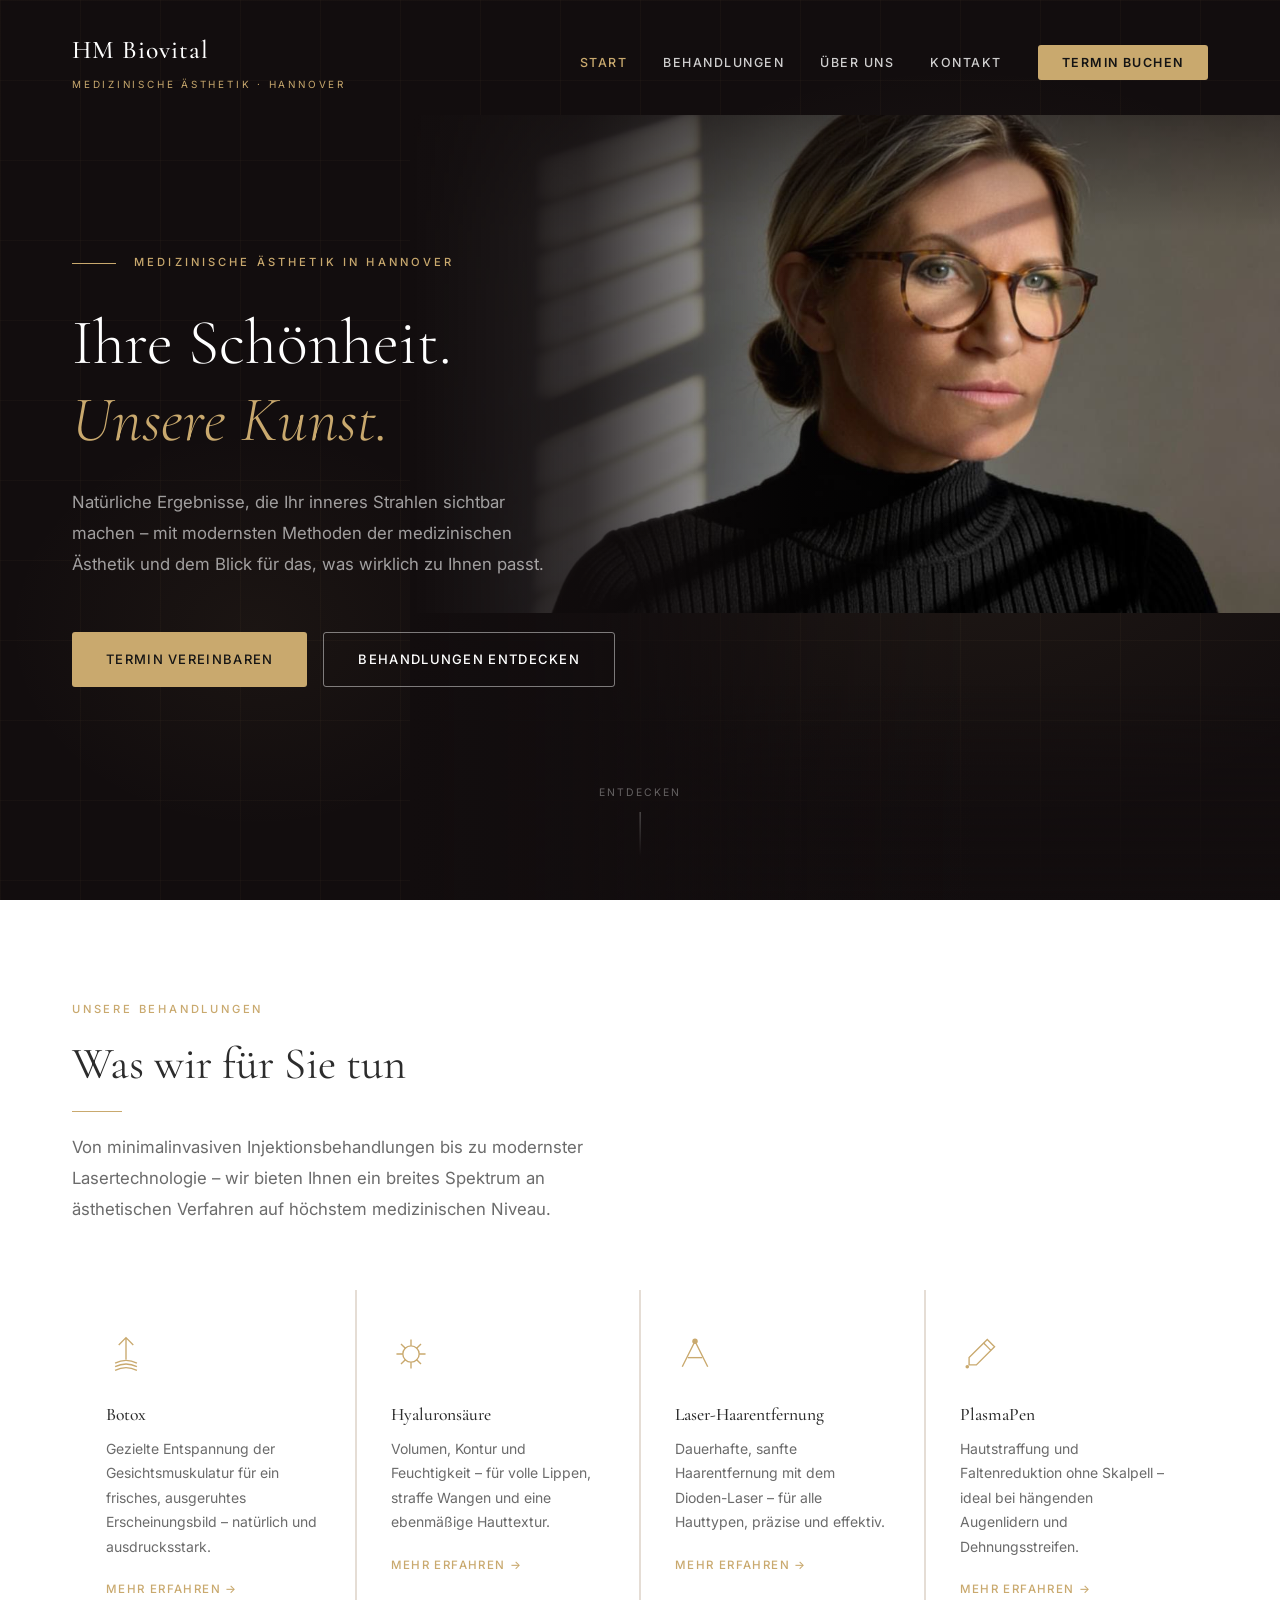
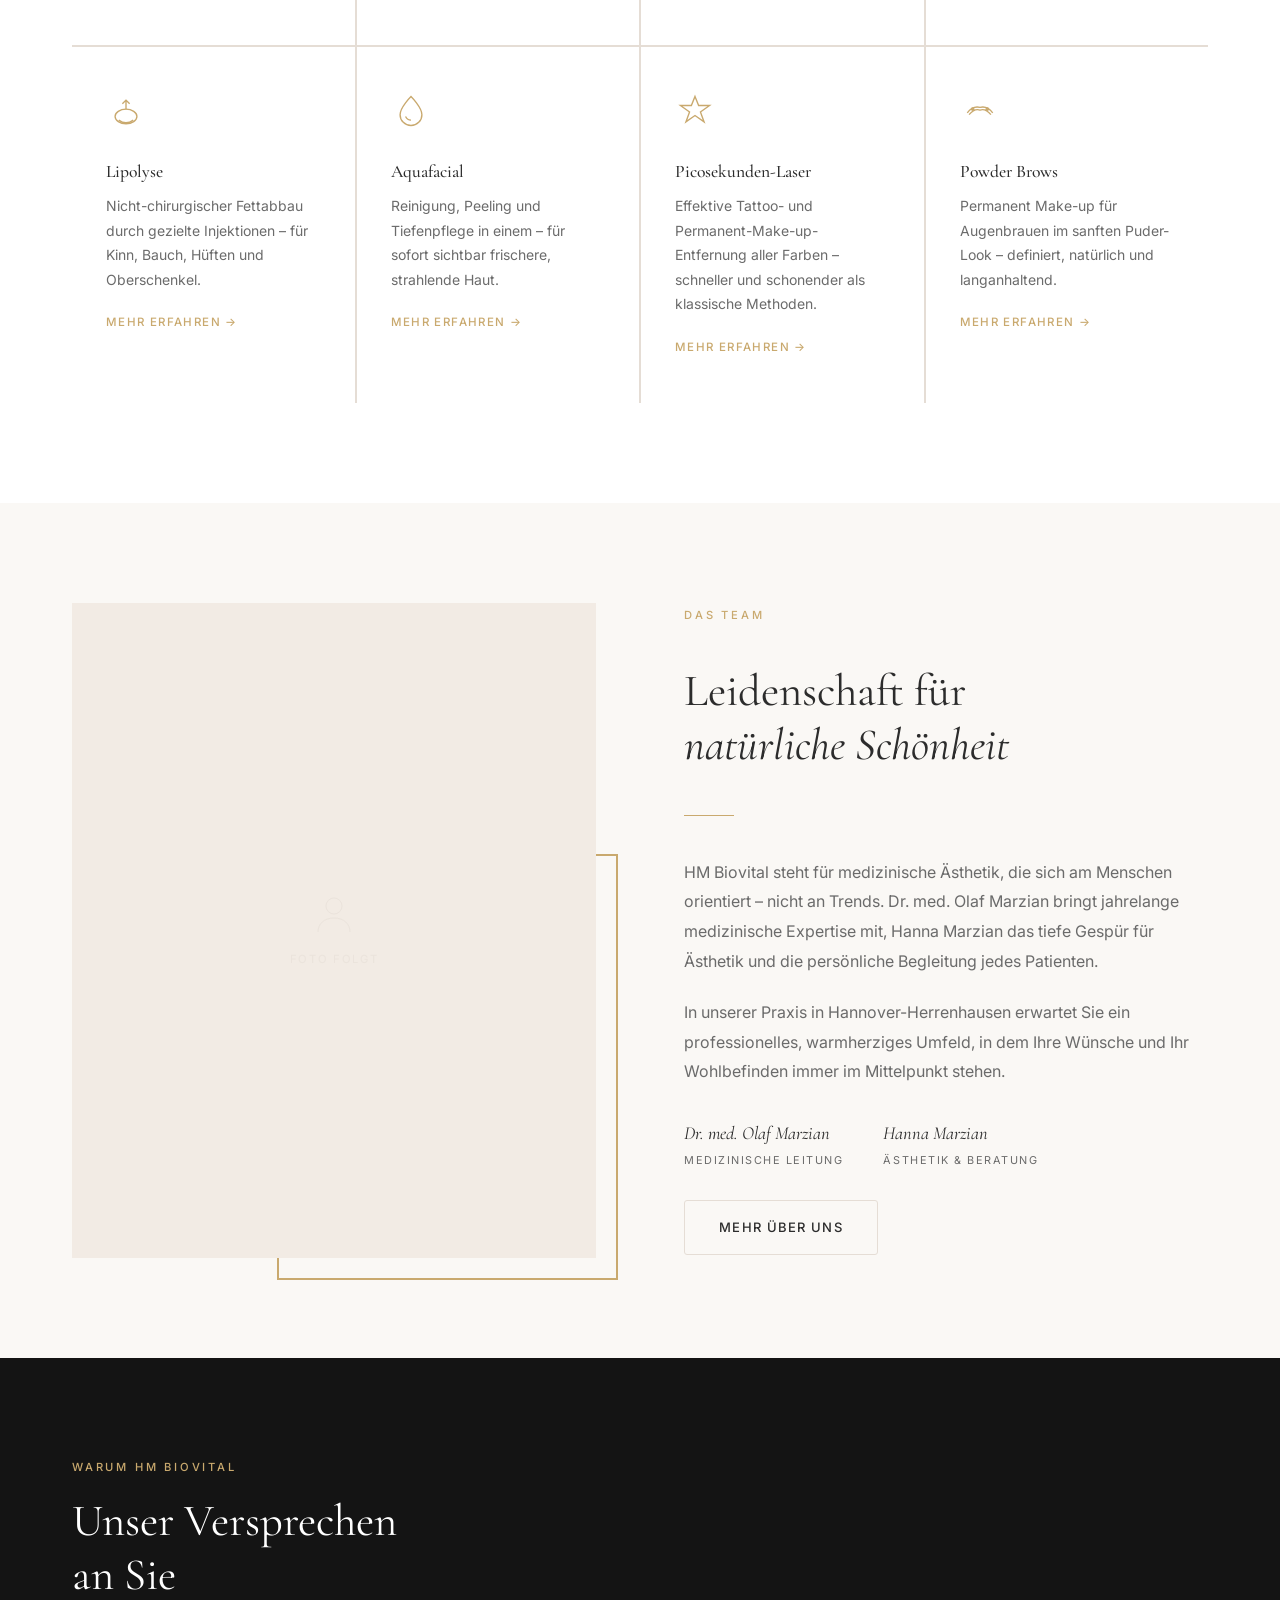
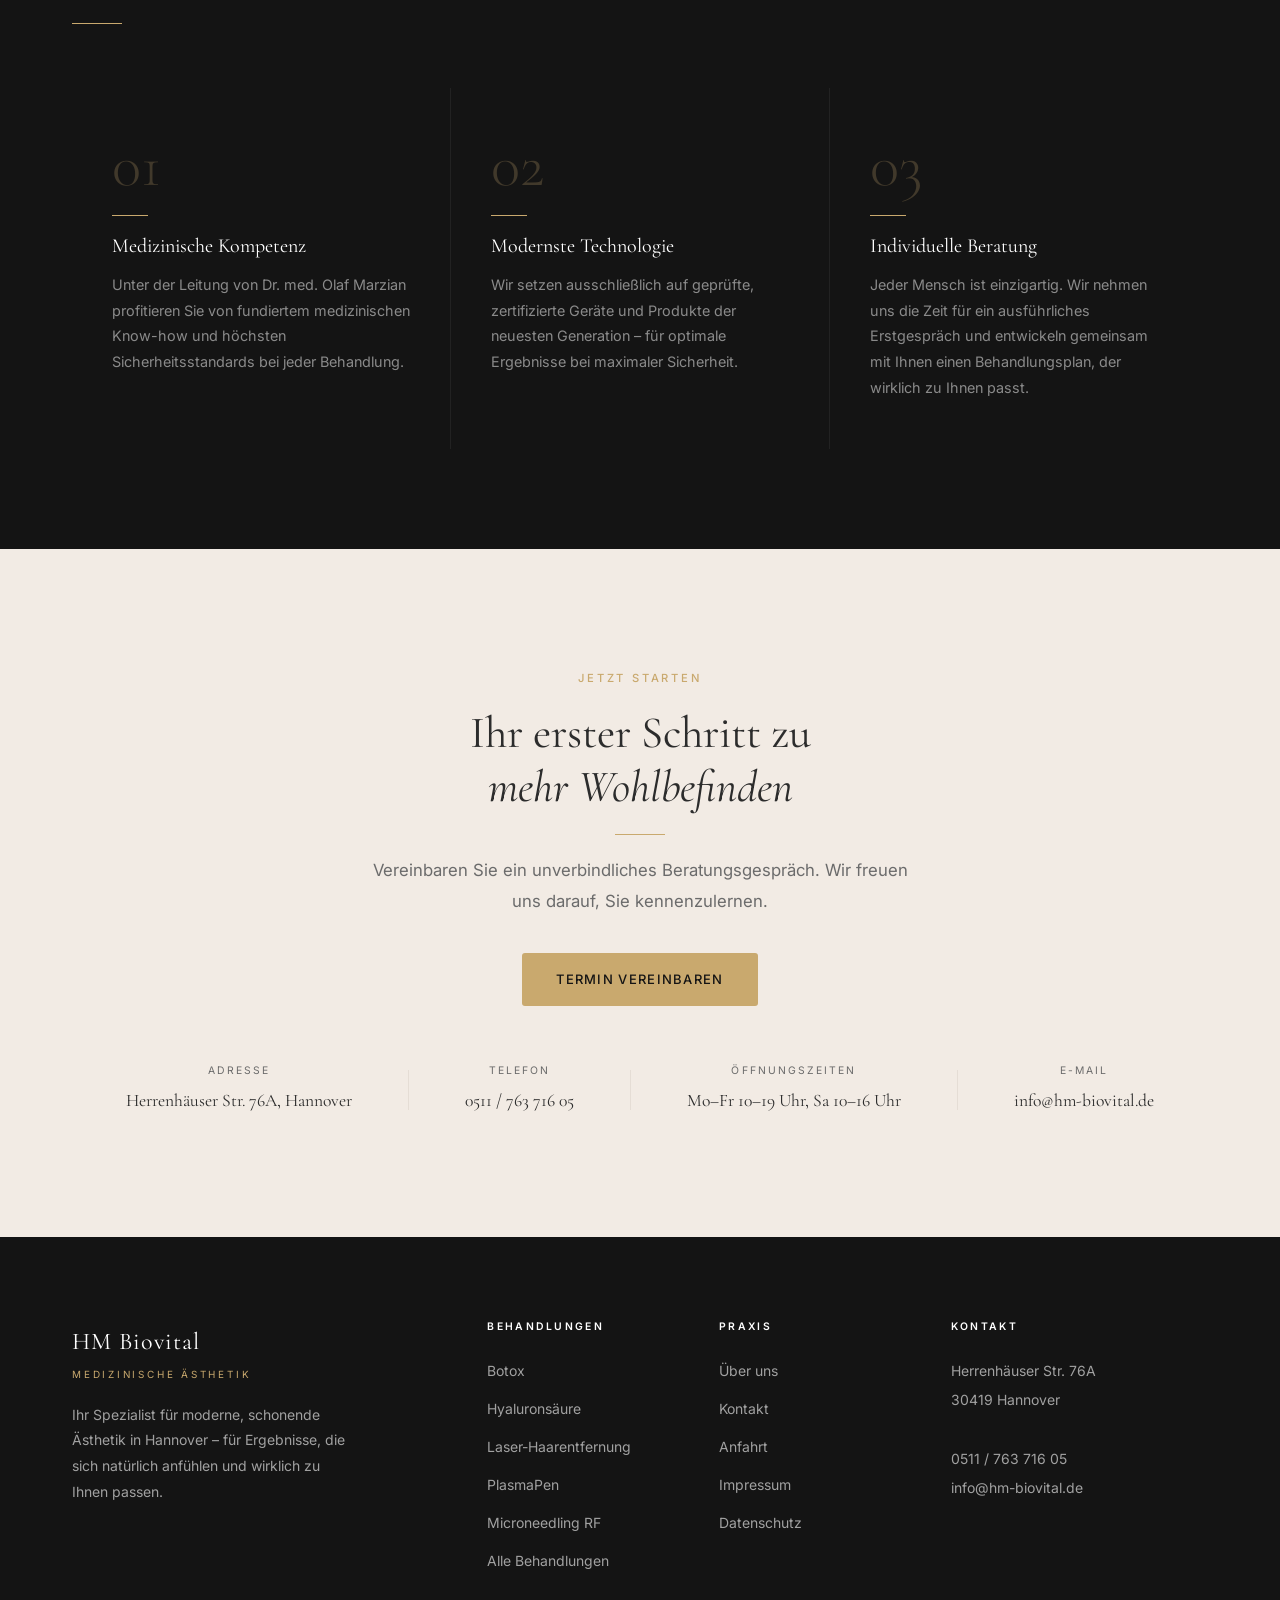
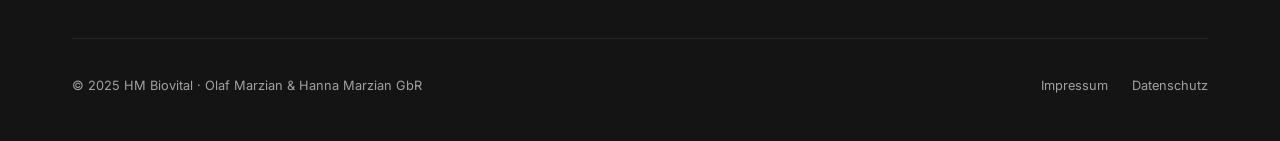
<file: index.html>
<!DOCTYPE html>
<html lang="de">
<head>
  <meta charset="UTF-8">
  <meta name="viewport" content="width=device-width, initial-scale=1.0">
  <title>HM Biovital – Medizinische Ästhetik Hannover</title>
  <meta name="description" content="HM Biovital in Hannover – Ihr Spezialist für medizinische Ästhetik. Botox, Hyaluron, Laser-Haarentfernung, PlasmaPen, Microneedling & mehr. Jetzt Termin vereinbaren.">
  <link rel="preconnect" href="https://fonts.googleapis.com">
  <link rel="preconnect" href="https://fonts.gstatic.com" crossorigin>
  <link href="https://fonts.googleapis.com/css2?family=Cormorant+Garamond:ital,wght@0,300;0,400;0,500;0,600;1,300;1,400;1,500&family=Inter:wght@300;400;500;600&display=swap" rel="stylesheet">
  <link rel="stylesheet" href="css/style.css">
</head>
<body>

  <!-- ===== HEADER ===== -->
  <header class="header">
    <div class="header-inner">
      <a href="index.html" class="logo">
        <div class="logo-name">HM Biovital</div>
        <div class="logo-tagline">Medizinische Ästhetik · Hannover</div>
      </a>
      <nav aria-label="Hauptnavigation">
        <ul class="nav-links">
          <li><a href="index.html">Start</a></li>
          <li><a href="behandlungen.html">Behandlungen</a></li>
          <li><a href="ueber-uns.html">Über uns</a></li>
          <li><a href="kontakt.html">Kontakt</a></li>
          <li><a href="kontakt.html" class="nav-cta">Termin buchen</a></li>
        </ul>
      </nav>
      <button class="hamburger" aria-label="Menü öffnen" aria-expanded="false">
        <span></span><span></span><span></span>
      </button>
    </div>
  </header>

  <!-- ===== MOBILE NAV ===== -->
  <div class="mobile-nav" role="dialog" aria-label="Navigation">
    <button class="mobile-nav-close" aria-label="Menü schließen">✕</button>
    <a href="index.html">Start</a>
    <a href="behandlungen.html">Behandlungen</a>
    <a href="ueber-uns.html">Über uns</a>
    <a href="kontakt.html">Kontakt</a>
    <a href="kontakt.html" class="btn btn-gold" style="margin-top: 16px;">Termin buchen</a>
  </div>


  <!-- ===== HERO ===== -->
  <section class="hero">
    <div class="hero-content">
      <div class="hero-inner">
        <div class="hero-eyebrow">
          <span>Medizinische Ästhetik in Hannover</span>
        </div>
        <h1>Ihre Schönheit.<br><em>Unsere Kunst.</em></h1>
        <p class="hero-desc">
          Natürliche Ergebnisse, die Ihr inneres Strahlen sichtbar machen –
          mit modernsten Methoden der medizinischen Ästhetik und dem Blick
          für das, was wirklich zu Ihnen passt.
        </p>
        <div class="hero-actions">
          <a href="kontakt.html" class="btn btn-gold">Termin vereinbaren</a>
          <a href="behandlungen.html" class="btn btn-ghost">Behandlungen entdecken</a>
        </div>
      </div>
    </div>
    <div class="hero-image">
      <img src="images/hero.jpg" alt="Hanna Marzian – HM Biovital Medizinische Ästhetik">
    </div>
    <div class="hero-scroll" aria-hidden="true">Entdecken</div>
  </section>


  <!-- ===== LEISTUNGEN ===== -->
  <section class="leistungen-section">
    <div class="container">
      <div class="section-header reveal">
        <span class="eyebrow">Unsere Behandlungen</span>
        <h2>Was wir für Sie tun</h2>
        <div class="gold-line"></div>
        <p class="section-desc">
          Von minimalinvasiven Injektionsbehandlungen bis zu modernster
          Lasertechnologie – wir bieten Ihnen ein breites Spektrum an
          ästhetischen Verfahren auf höchstem medizinischen Niveau.
        </p>
      </div>

      <div class="leistungen-grid">

        <!-- Botox -->
        <a href="behandlungen.html#botox" class="leistung-card reveal">
          <svg class="leistung-icon" viewBox="0 0 44 44" fill="none" stroke="currentColor" stroke-width="1.5">
            <path d="M22 4 L22 28 M14 12 L22 4 L30 12 M10 32 Q22 26 34 32 M10 36 Q22 30 34 36 M10 40 Q22 34 34 40"/>
          </svg>
          <h3>Botox</h3>
          <p>Gezielte Entspannung der Gesichtsmuskulatur für ein frisches, ausgeruhtes Erscheinungsbild – natürlich und ausdrucksstark.</p>
          <span class="leistung-more">Mehr erfahren →</span>
        </a>

        <!-- Hyaluron -->
        <a href="behandlungen.html#hyaluron" class="leistung-card reveal reveal-delay-1">
          <svg class="leistung-icon" viewBox="0 0 44 44" fill="none" stroke="currentColor" stroke-width="1.5">
            <circle cx="22" cy="22" r="9"/>
            <path d="M22 6 L22 13 M22 31 L22 38 M6 22 L13 22 M31 22 L38 22 M11 11 L16 16 M28 28 L33 33 M33 11 L28 16 M16 28 L11 33"/>
          </svg>
          <h3>Hyaluronsäure</h3>
          <p>Volumen, Kontur und Feuchtigkeit – für volle Lippen, straffe Wangen und eine ebenmäßige Hauttextur.</p>
          <span class="leistung-more">Mehr erfahren →</span>
        </a>

        <!-- Laser Haarentfernung -->
        <a href="behandlungen.html#laser-haar" class="leistung-card reveal reveal-delay-2">
          <svg class="leistung-icon" viewBox="0 0 44 44" fill="none" stroke="currentColor" stroke-width="1.5">
            <path d="M8 36 L22 8 L36 36"/>
            <path d="M14 26 L30 26"/>
            <circle cx="22" cy="8" r="3" fill="currentColor" stroke="none"/>
          </svg>
          <h3>Laser-Haarentfernung</h3>
          <p>Dauerhafte, sanfte Haarentfernung mit dem Dioden-Laser – für alle Hauttypen, präzise und effektiv.</p>
          <span class="leistung-more">Mehr erfahren →</span>
        </a>

        <!-- PlasmaPen -->
        <a href="behandlungen.html#plasmapen" class="leistung-card reveal reveal-delay-3">
          <svg class="leistung-icon" viewBox="0 0 44 44" fill="none" stroke="currentColor" stroke-width="1.5">
            <path d="M30 6 L38 14 L18 34 L10 34 L10 26 Z"/>
            <path d="M26 10 L34 18"/>
            <circle cx="8" cy="36" r="2" fill="currentColor" stroke="none"/>
          </svg>
          <h3>PlasmaPen</h3>
          <p>Hautstraffung und Faltenreduktion ohne Skalpell – ideal bei hängenden Augenlidern und Dehnungsstreifen.</p>
          <span class="leistung-more">Mehr erfahren →</span>
        </a>

        <!-- Lipolyse -->
        <a href="behandlungen.html#lipolyse" class="leistung-card reveal">
          <svg class="leistung-icon" viewBox="0 0 44 44" fill="none" stroke="currentColor" stroke-width="1.5">
            <ellipse cx="22" cy="28" rx="12" ry="8"/>
            <path d="M22 20 L22 10 M18 14 L22 10 L26 14"/>
            <path d="M14 32 Q22 38 30 32"/>
          </svg>
          <h3>Lipolyse</h3>
          <p>Nicht-chirurgischer Fettabbau durch gezielte Injektionen – für Kinn, Bauch, Hüften und Oberschenkel.</p>
          <span class="leistung-more">Mehr erfahren →</span>
        </a>

        <!-- Aquafacial -->
        <a href="behandlungen.html#aquafacial" class="leistung-card reveal reveal-delay-1">
          <svg class="leistung-icon" viewBox="0 0 44 44" fill="none" stroke="currentColor" stroke-width="1.5">
            <path d="M22 6 C22 6 10 18 10 26 C10 32.627 15.373 38 22 38 C28.627 38 34 32.627 34 26 C34 18 22 6 22 6 Z"/>
            <path d="M16 28 C16 28 18 32 22 32"/>
          </svg>
          <h3>Aquafacial</h3>
          <p>Reinigung, Peeling und Tiefenpflege in einem – für sofort sichtbar frischere, strahlende Haut.</p>
          <span class="leistung-more">Mehr erfahren →</span>
        </a>

        <!-- Picosekunden-Laser -->
        <a href="behandlungen.html#tattoo-laser" class="leistung-card reveal reveal-delay-2">
          <svg class="leistung-icon" viewBox="0 0 44 44" fill="none" stroke="currentColor" stroke-width="1.5">
            <path d="M22 6 L26 16 L38 16 L28 23 L32 34 L22 27 L12 34 L16 23 L6 16 L18 16 Z"/>
          </svg>
          <h3>Picosekunden-Laser</h3>
          <p>Effektive Tattoo- und Permanent-Make-up-Entfernung aller Farben – schneller und schonender als klassische Methoden.</p>
          <span class="leistung-more">Mehr erfahren →</span>
        </a>

        <!-- Powder Brows -->
        <a href="behandlungen.html#powder-brows" class="leistung-card reveal reveal-delay-3">
          <svg class="leistung-icon" viewBox="0 0 44 44" fill="none" stroke="currentColor" stroke-width="1.5">
            <path d="M8 24 Q14 16 22 18 Q30 16 36 24"/>
            <path d="M10 26 Q16 19 22 21 Q28 19 34 26"/>
            <circle cx="14" cy="20" r="2" fill="currentColor" stroke="none"/>
            <circle cx="30" cy="20" r="2" fill="currentColor" stroke="none"/>
          </svg>
          <h3>Powder Brows</h3>
          <p>Permanent Make-up für Augenbrauen im sanften Puder-Look – definiert, natürlich und langanhaltend.</p>
          <span class="leistung-more">Mehr erfahren →</span>
        </a>

      </div>
    </div>
  </section>


  <!-- ===== ÜBER UNS TEASER ===== -->
  <section class="ueber-teaser">
    <div class="container">
      <div class="split-layout">

        <div class="split-image-wrap reveal">
          <div class="split-image">
            <div class="split-image-inner">
              <svg viewBox="0 0 48 48" fill="none" stroke="currentColor" stroke-width="1">
                <circle cx="24" cy="16" r="8"/>
                <path d="M8 42 C8 34 14 28 24 28 C34 28 40 34 40 42"/>
              </svg>
              <span>Foto folgt</span>
            </div>
          </div>
        </div>

        <div class="split-text reveal reveal-delay-1">
          <span class="eyebrow">Das Team</span>
          <h2>Leidenschaft für<br><em>natürliche Schönheit</em></h2>
          <div class="gold-line"></div>
          <p>
            HM Biovital steht für medizinische Ästhetik, die sich am Menschen
            orientiert – nicht an Trends. Dr. med. Olaf Marzian bringt jahrelange
            medizinische Expertise mit, Hanna Marzian das tiefe Gespür für
            Ästhetik und die persönliche Begleitung jedes Patienten.
          </p>
          <p>
            In unserer Praxis in Hannover-Herrenhausen erwartet Sie ein
            professionelles, warmherziges Umfeld, in dem Ihre Wünsche
            und Ihr Wohlbefinden immer im Mittelpunkt stehen.
          </p>
          <div class="signatures">
            <div>
              <div class="signature-name">Dr. med. Olaf Marzian</div>
              <div class="signature-role">Medizinische Leitung</div>
            </div>
            <div>
              <div class="signature-name">Hanna Marzian</div>
              <div class="signature-role">Ästhetik &amp; Beratung</div>
            </div>
          </div>
          <a href="ueber-uns.html" class="btn btn-outline" style="align-self: flex-start; margin-top: 8px;">Mehr über uns</a>
        </div>

      </div>
    </div>
  </section>


  <!-- ===== USP SECTION ===== -->
  <section class="usp-section">
    <div class="container">
      <div class="section-header reveal">
        <span class="eyebrow">Warum HM Biovital</span>
        <h2 style="color: var(--white);">Unser Versprechen<br>an Sie</h2>
        <div class="gold-line"></div>
      </div>

      <div class="usp-grid">
        <div class="usp-item reveal">
          <div class="usp-num">01</div>
          <div class="usp-divider"></div>
          <h3>Medizinische Kompetenz</h3>
          <p>
            Unter der Leitung von Dr. med. Olaf Marzian profitieren Sie von
            fundiertem medizinischen Know-how und höchsten Sicherheitsstandards
            bei jeder Behandlung.
          </p>
        </div>
        <div class="usp-item reveal reveal-delay-1">
          <div class="usp-num">02</div>
          <div class="usp-divider"></div>
          <h3>Modernste Technologie</h3>
          <p>
            Wir setzen ausschließlich auf geprüfte, zertifizierte Geräte
            und Produkte der neuesten Generation – für optimale Ergebnisse
            bei maximaler Sicherheit.
          </p>
        </div>
        <div class="usp-item reveal reveal-delay-2">
          <div class="usp-num">03</div>
          <div class="usp-divider"></div>
          <h3>Individuelle Beratung</h3>
          <p>
            Jeder Mensch ist einzigartig. Wir nehmen uns die Zeit für ein
            ausführliches Erstgespräch und entwickeln gemeinsam mit Ihnen
            einen Behandlungsplan, der wirklich zu Ihnen passt.
          </p>
        </div>
      </div>
    </div>
  </section>


  <!-- ===== CTA ===== -->
  <section class="cta-section">
    <div class="container">
      <div class="reveal">
        <span class="eyebrow">Jetzt starten</span>
        <h2>Ihr erster Schritt zu<br><em>mehr Wohlbefinden</em></h2>
        <div class="gold-line center"></div>
        <p class="section-desc" style="text-align: center; margin: 0 auto;">
          Vereinbaren Sie ein unverbindliches Beratungsgespräch.
          Wir freuen uns darauf, Sie kennenzulernen.
        </p>
        <div style="margin-top: 36px;">
          <a href="kontakt.html" class="btn btn-gold">Termin vereinbaren</a>
        </div>
      </div>

      <div class="cta-meta reveal reveal-delay-2">
        <div class="cta-meta-item">
          <span class="cta-meta-label">Adresse</span>
          <span class="cta-meta-value">Herrenhäuser Str. 76A, Hannover</span>
        </div>
        <div class="cta-meta-divider"></div>
        <div class="cta-meta-item">
          <span class="cta-meta-label">Telefon</span>
          <span class="cta-meta-value"><a href="tel:+4951176371605" style="color: inherit;">0511 / 763 716 05</a></span>
        </div>
        <div class="cta-meta-divider"></div>
        <div class="cta-meta-item">
          <span class="cta-meta-label">Öffnungszeiten</span>
          <span class="cta-meta-value">Mo–Fr 10–19 Uhr, Sa 10–16 Uhr</span>
        </div>
        <div class="cta-meta-divider"></div>
        <div class="cta-meta-item">
          <span class="cta-meta-label">E-Mail</span>
          <span class="cta-meta-value"><a href="mailto:info@hm-biovital.de" style="color: inherit;">info@hm-biovital.de</a></span>
        </div>
      </div>
    </div>
  </section>


  <!-- ===== FOOTER ===== -->
  <footer class="footer">
    <div class="container">
      <div class="footer-inner">
        <div class="footer-brand">
          <div class="footer-brand-name">HM Biovital</div>
          <div class="footer-brand-tag">Medizinische Ästhetik</div>
          <p>Ihr Spezialist für moderne, schonende Ästhetik in Hannover – für Ergebnisse, die sich natürlich anfühlen und wirklich zu Ihnen passen.</p>
        </div>

        <div class="footer-col">
          <h4>Behandlungen</h4>
          <ul class="footer-links">
            <li><a href="behandlungen.html#botox">Botox</a></li>
            <li><a href="behandlungen.html#hyaluron">Hyaluronsäure</a></li>
            <li><a href="behandlungen.html#laser-haar">Laser-Haarentfernung</a></li>
            <li><a href="behandlungen.html#plasmapen">PlasmaPen</a></li>
            <li><a href="behandlungen.html#microneedling">Microneedling RF</a></li>
            <li><a href="behandlungen.html">Alle Behandlungen</a></li>
          </ul>
        </div>

        <div class="footer-col">
          <h4>Praxis</h4>
          <ul class="footer-links">
            <li><a href="ueber-uns.html">Über uns</a></li>
            <li><a href="kontakt.html">Kontakt</a></li>
            <li><a href="kontakt.html">Anfahrt</a></li>
            <li><a href="impressum.html">Impressum</a></li>
            <li><a href="impressum.html#datenschutz">Datenschutz</a></li>
          </ul>
        </div>

        <div class="footer-col">
          <h4>Kontakt</h4>
          <address class="footer-address">
            Herrenhäuser Str. 76A<br>
            30419 Hannover<br>
            <br>
            <a href="tel:+4951176371605">0511 / 763 716 05</a><br>
            <a href="mailto:info@hm-biovital.de">info@hm-biovital.de</a>
          </address>
        </div>
      </div>

      <div class="footer-bottom">
        <span>© 2025 HM Biovital · Olaf Marzian &amp; Hanna Marzian GbR</span>
        <div class="footer-bottom-links">
          <a href="impressum.html">Impressum</a>
          <a href="impressum.html#datenschutz">Datenschutz</a>
        </div>
      </div>
    </div>
  </footer>

  <script src="js/main.js"></script>
</body>
</html>
</file>
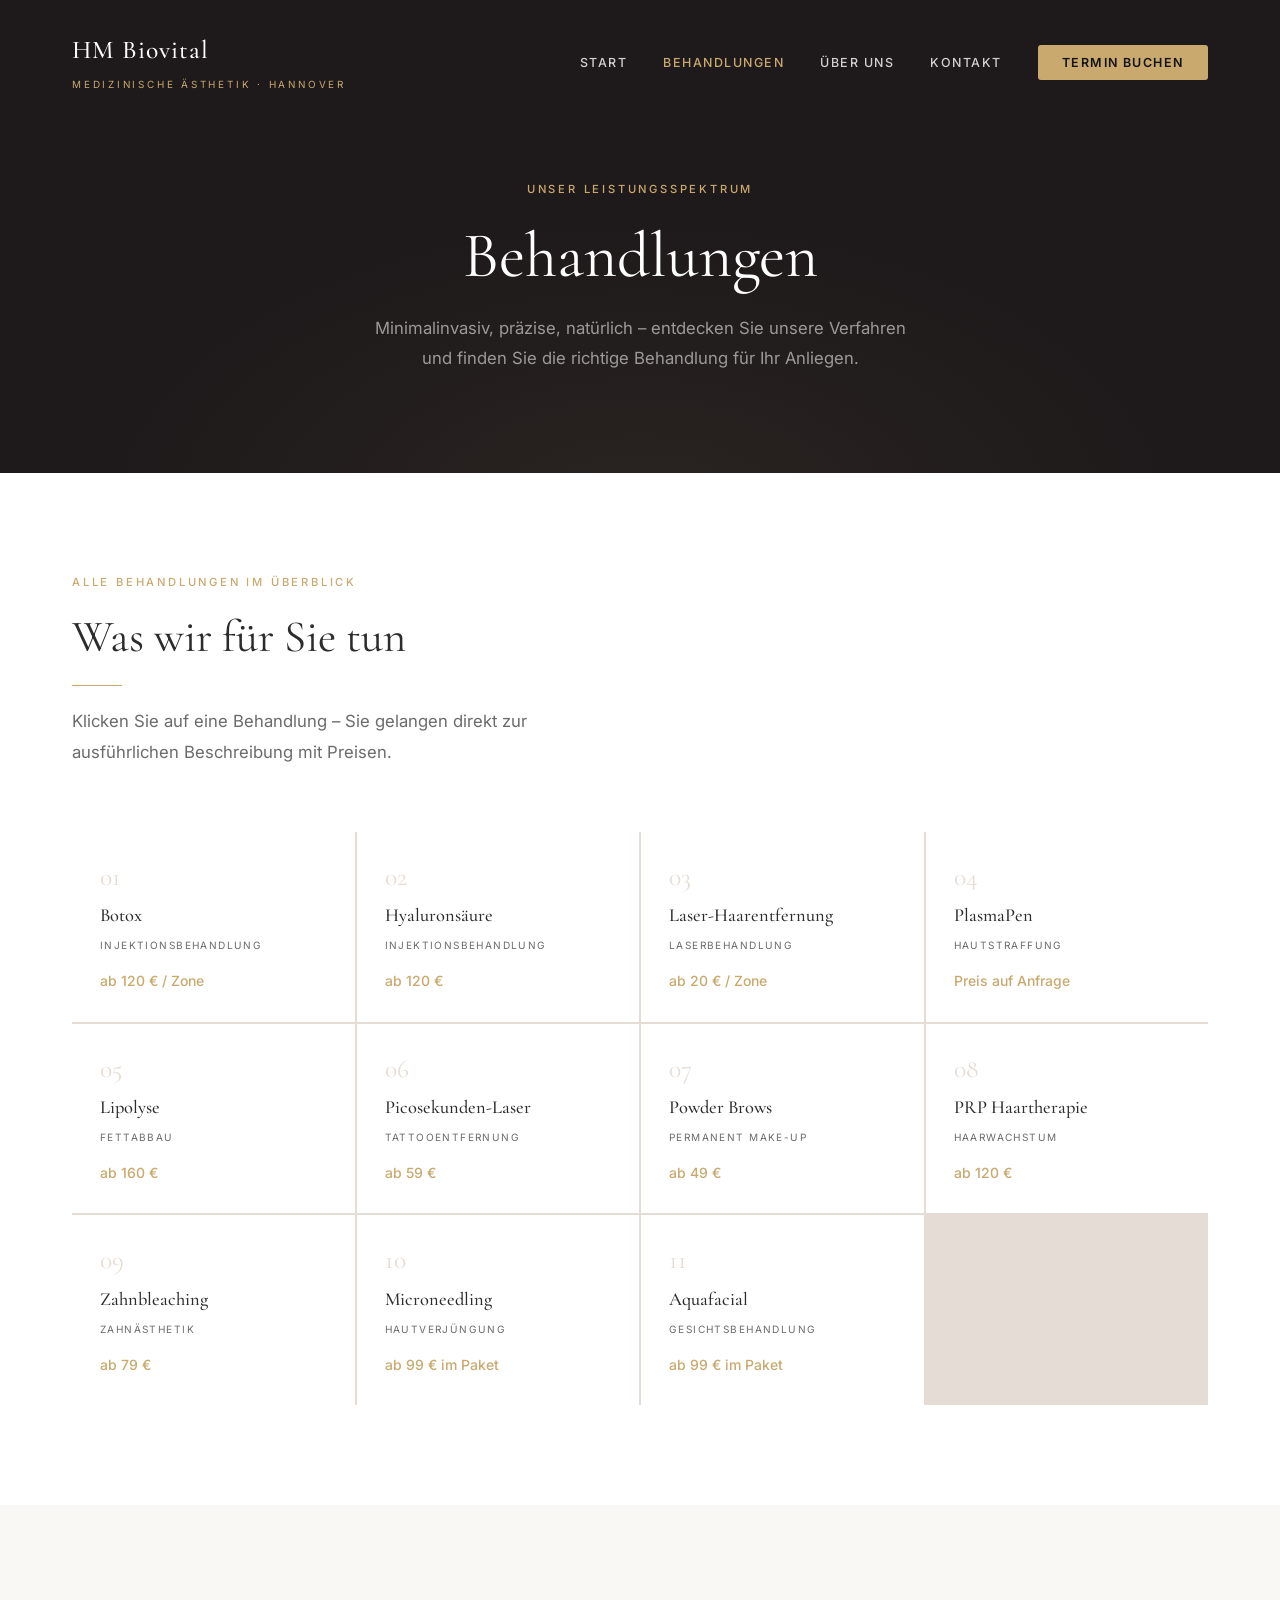
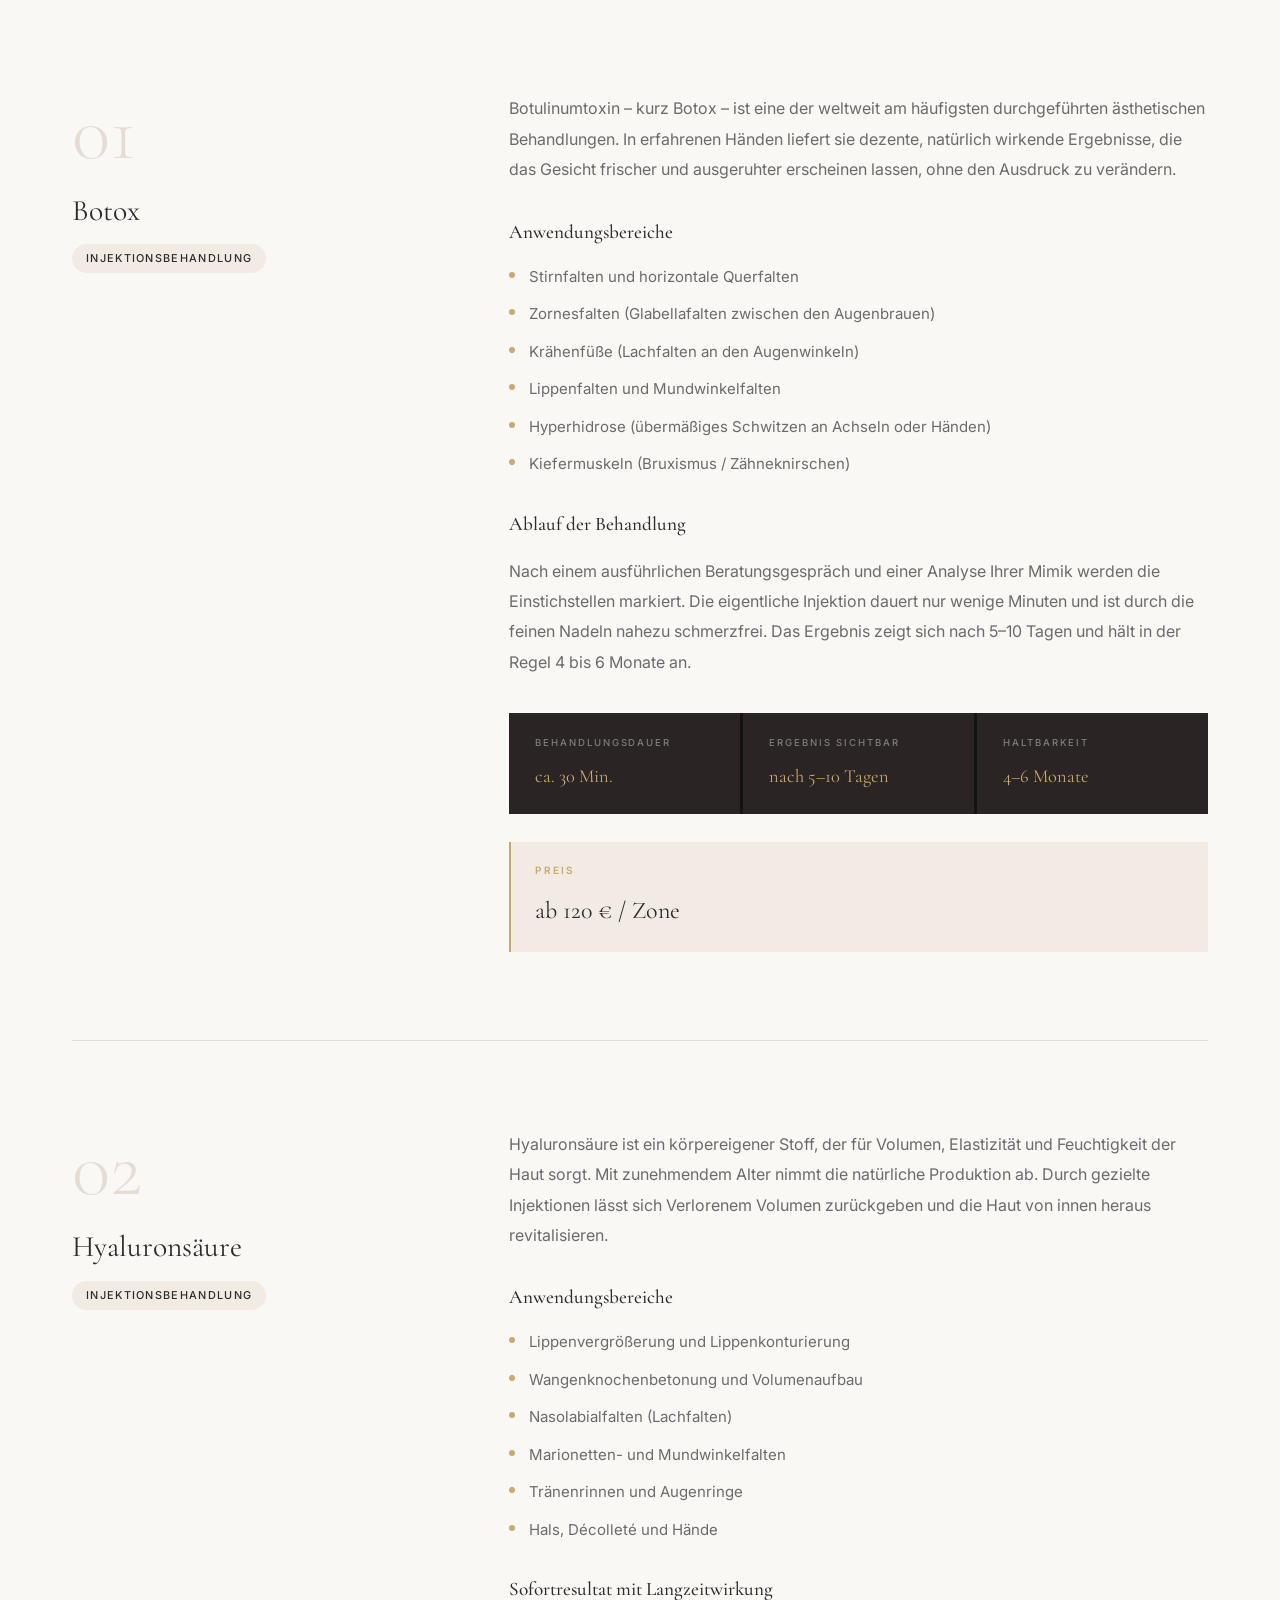
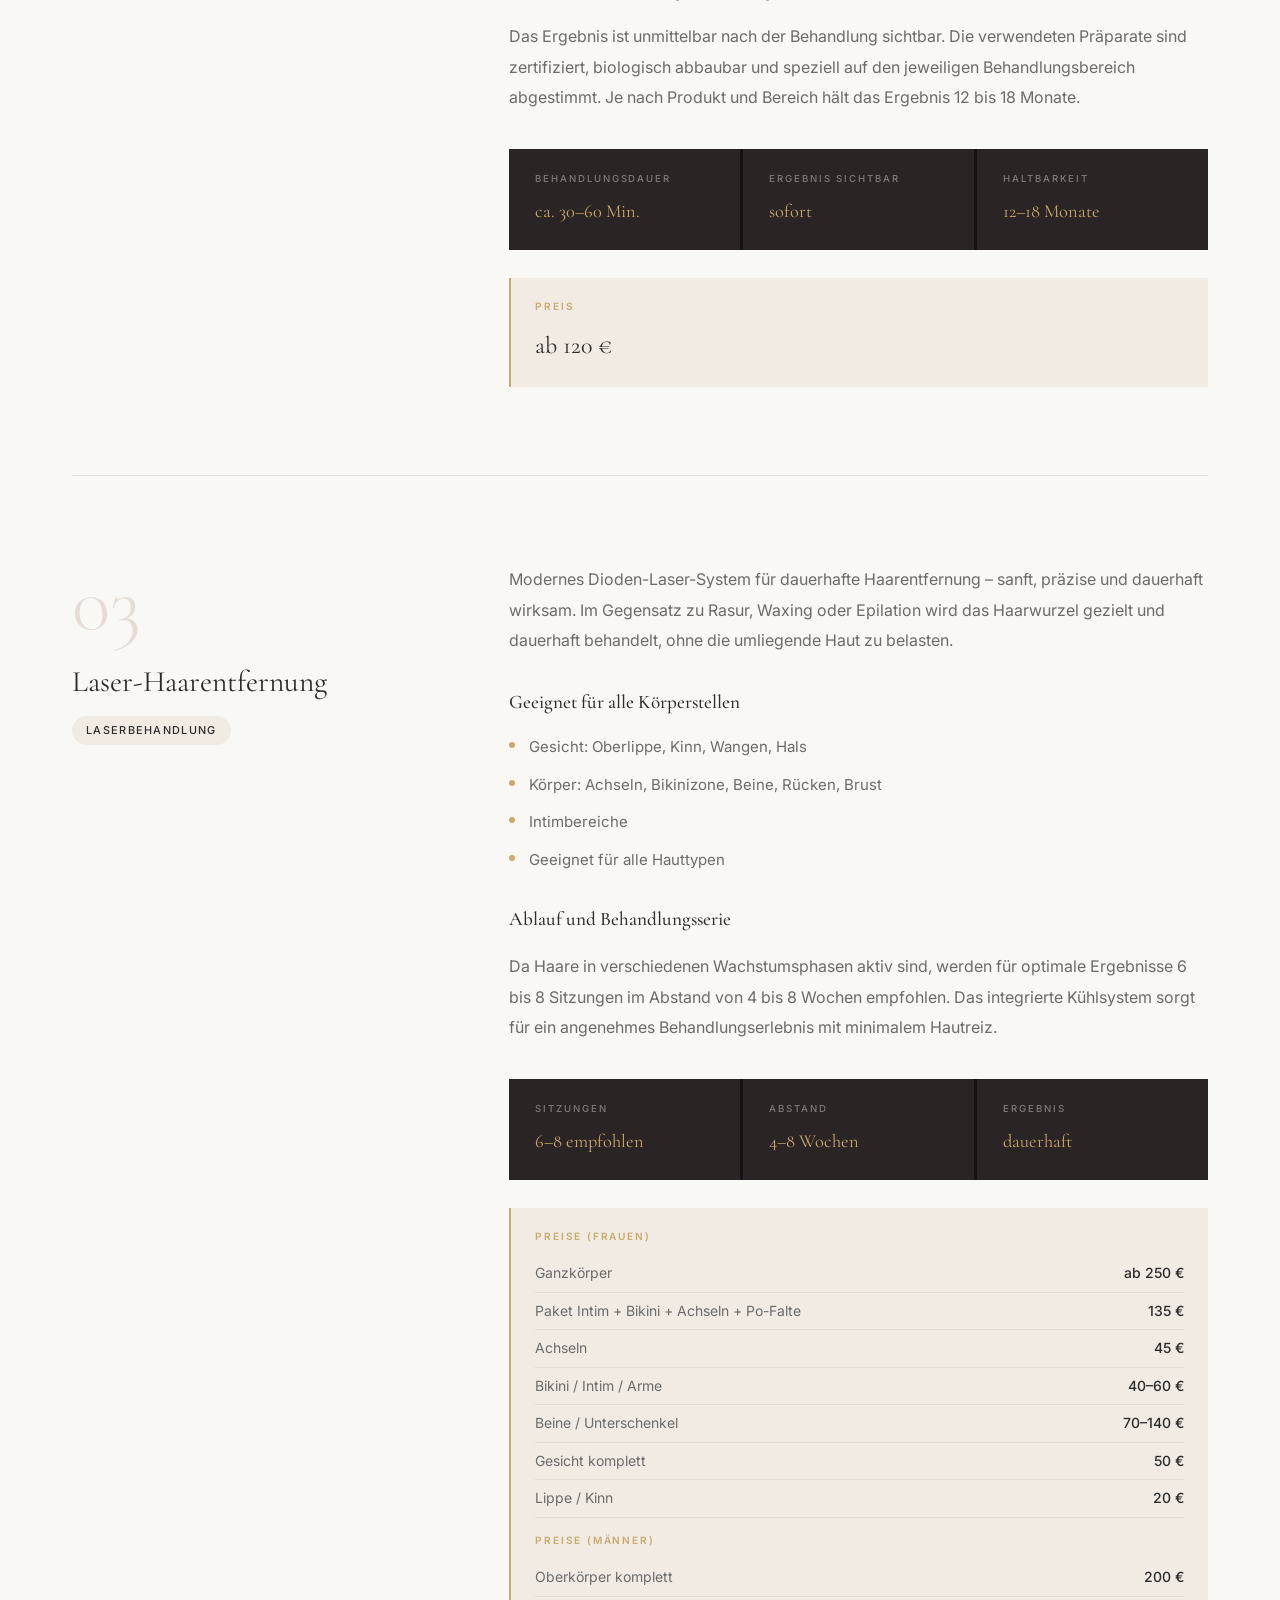
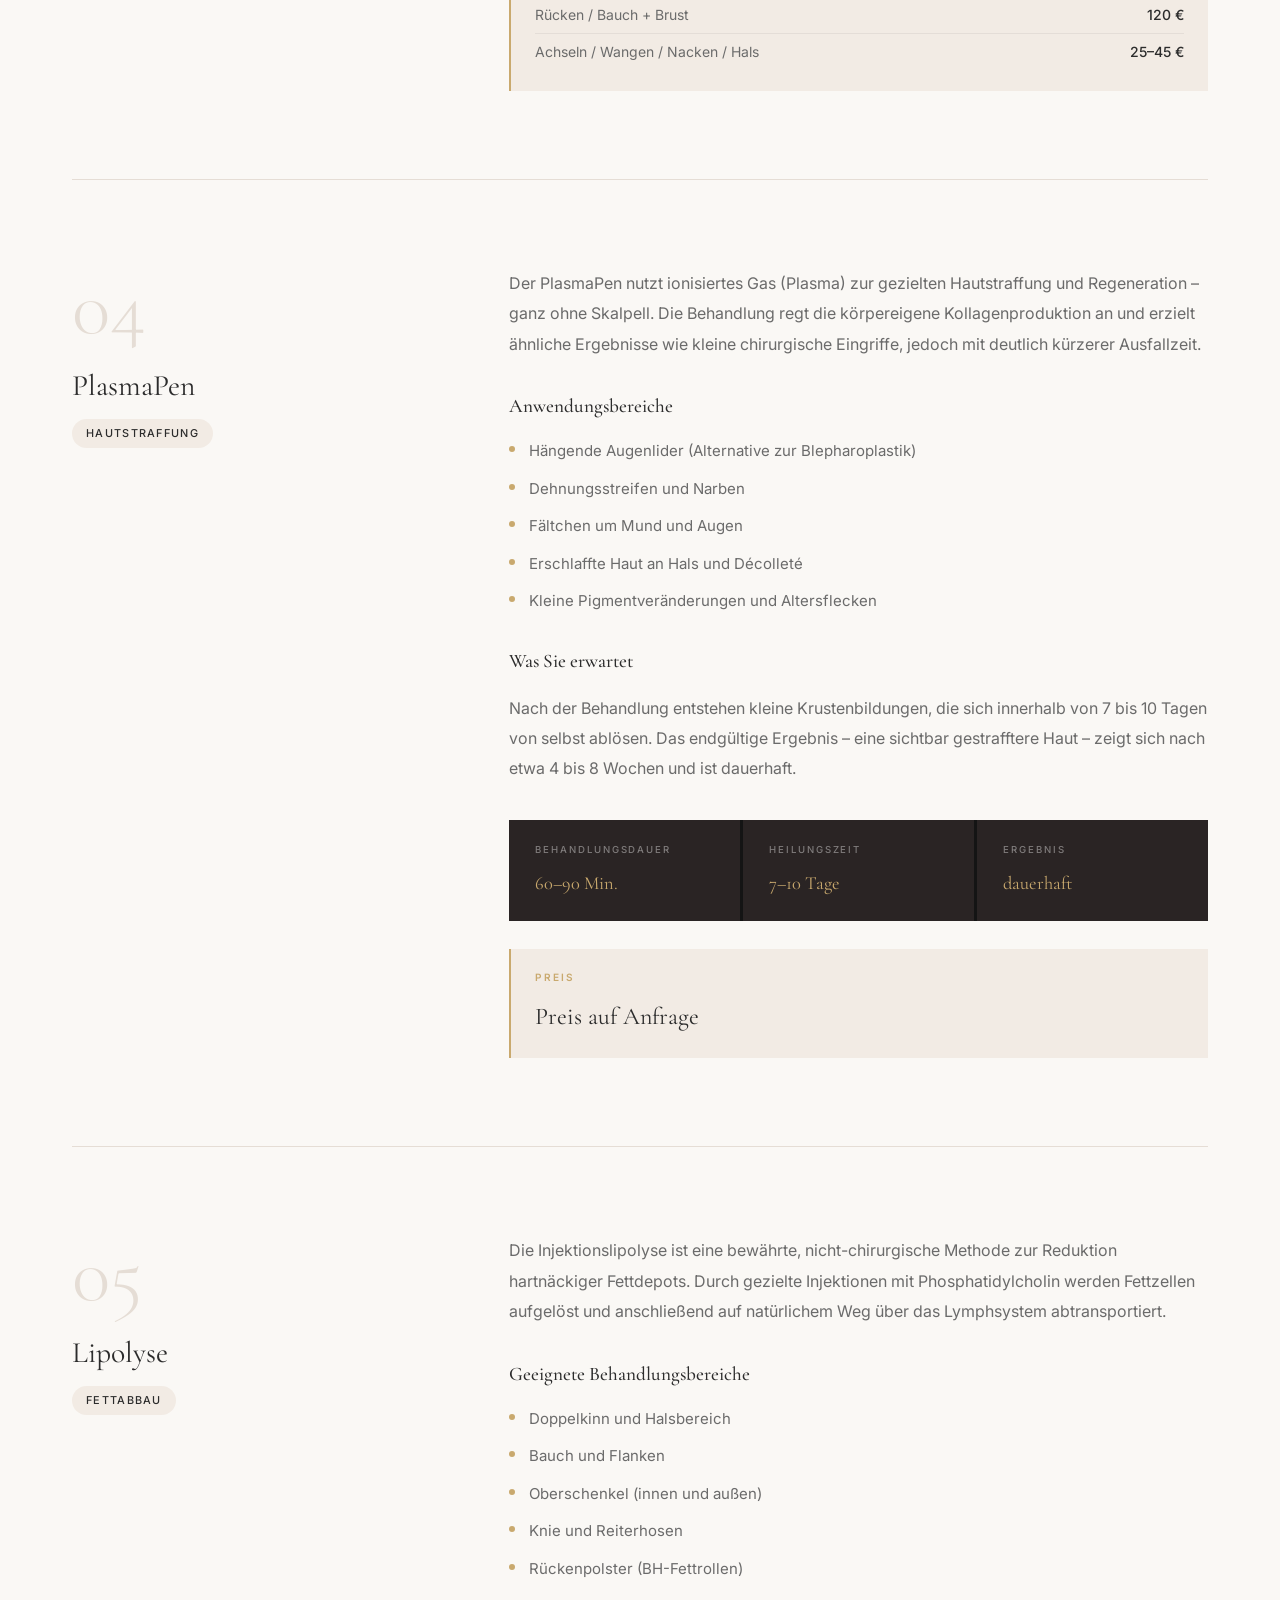
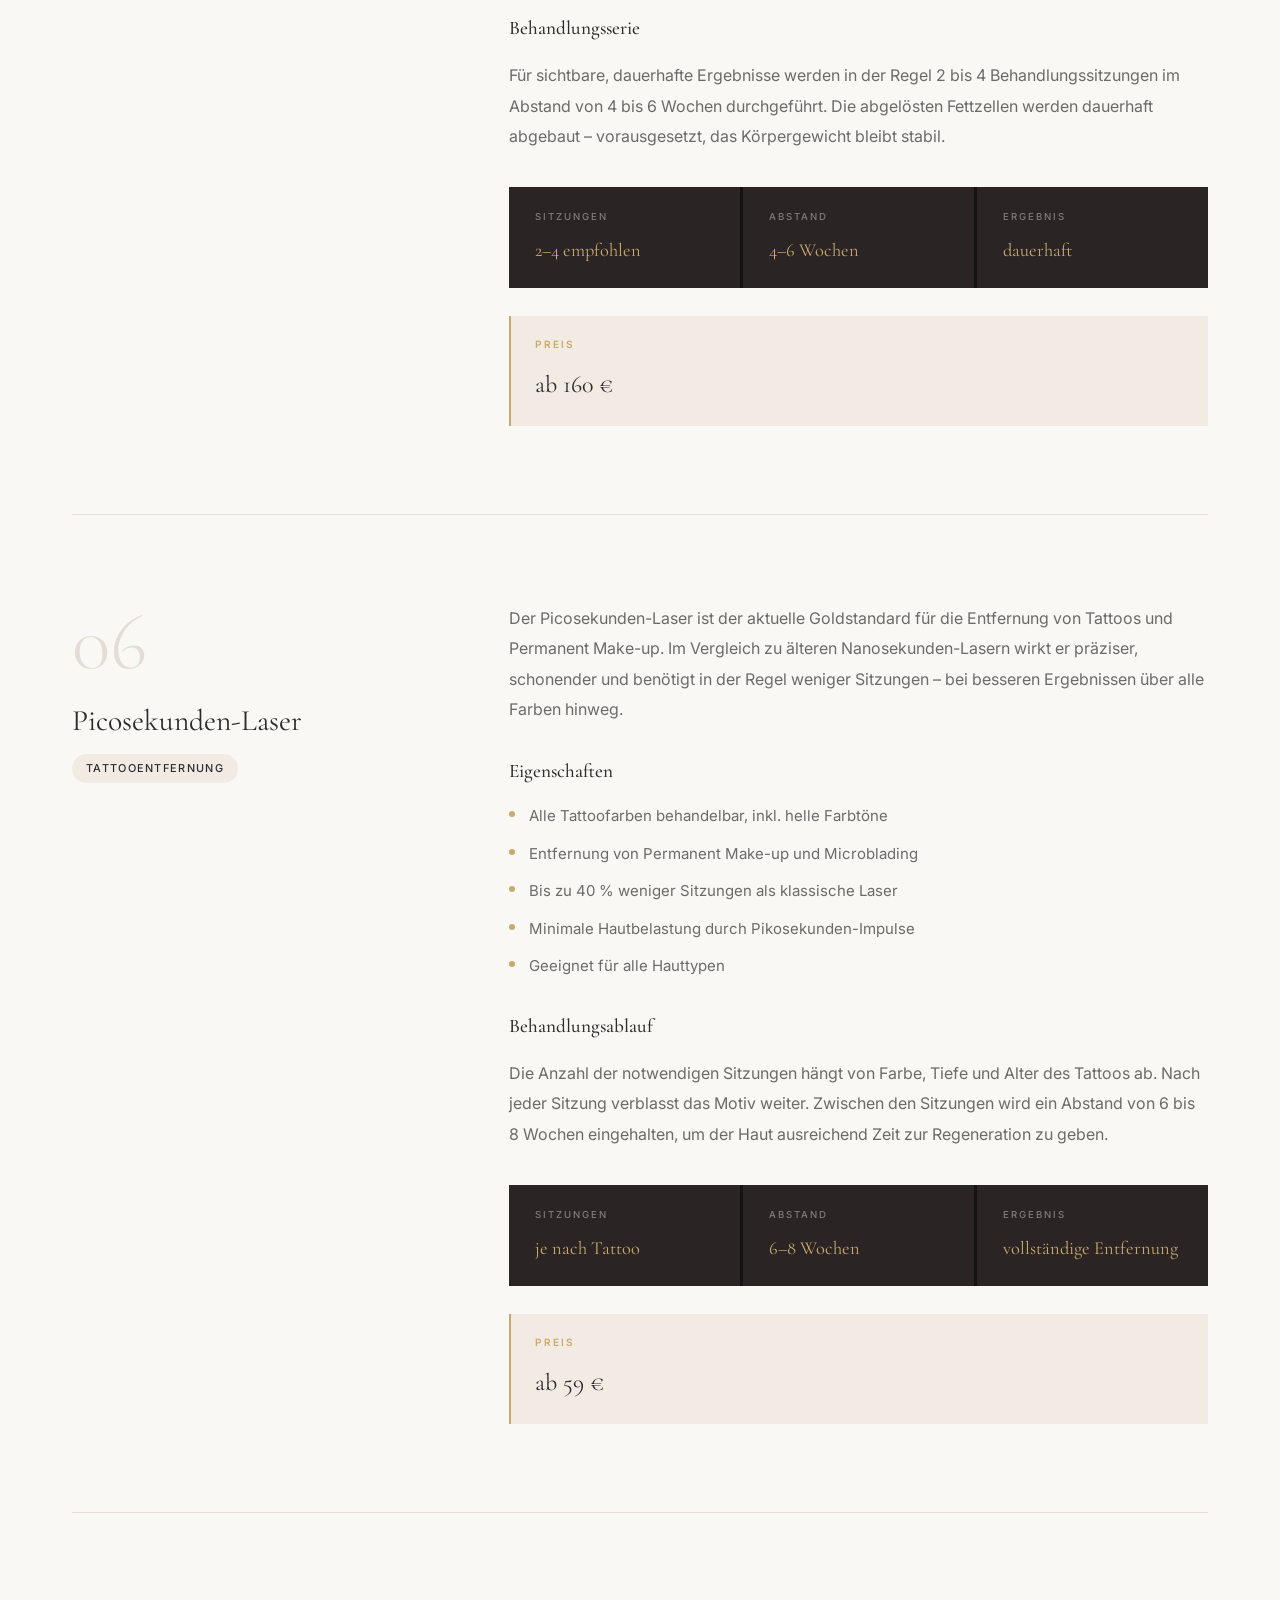
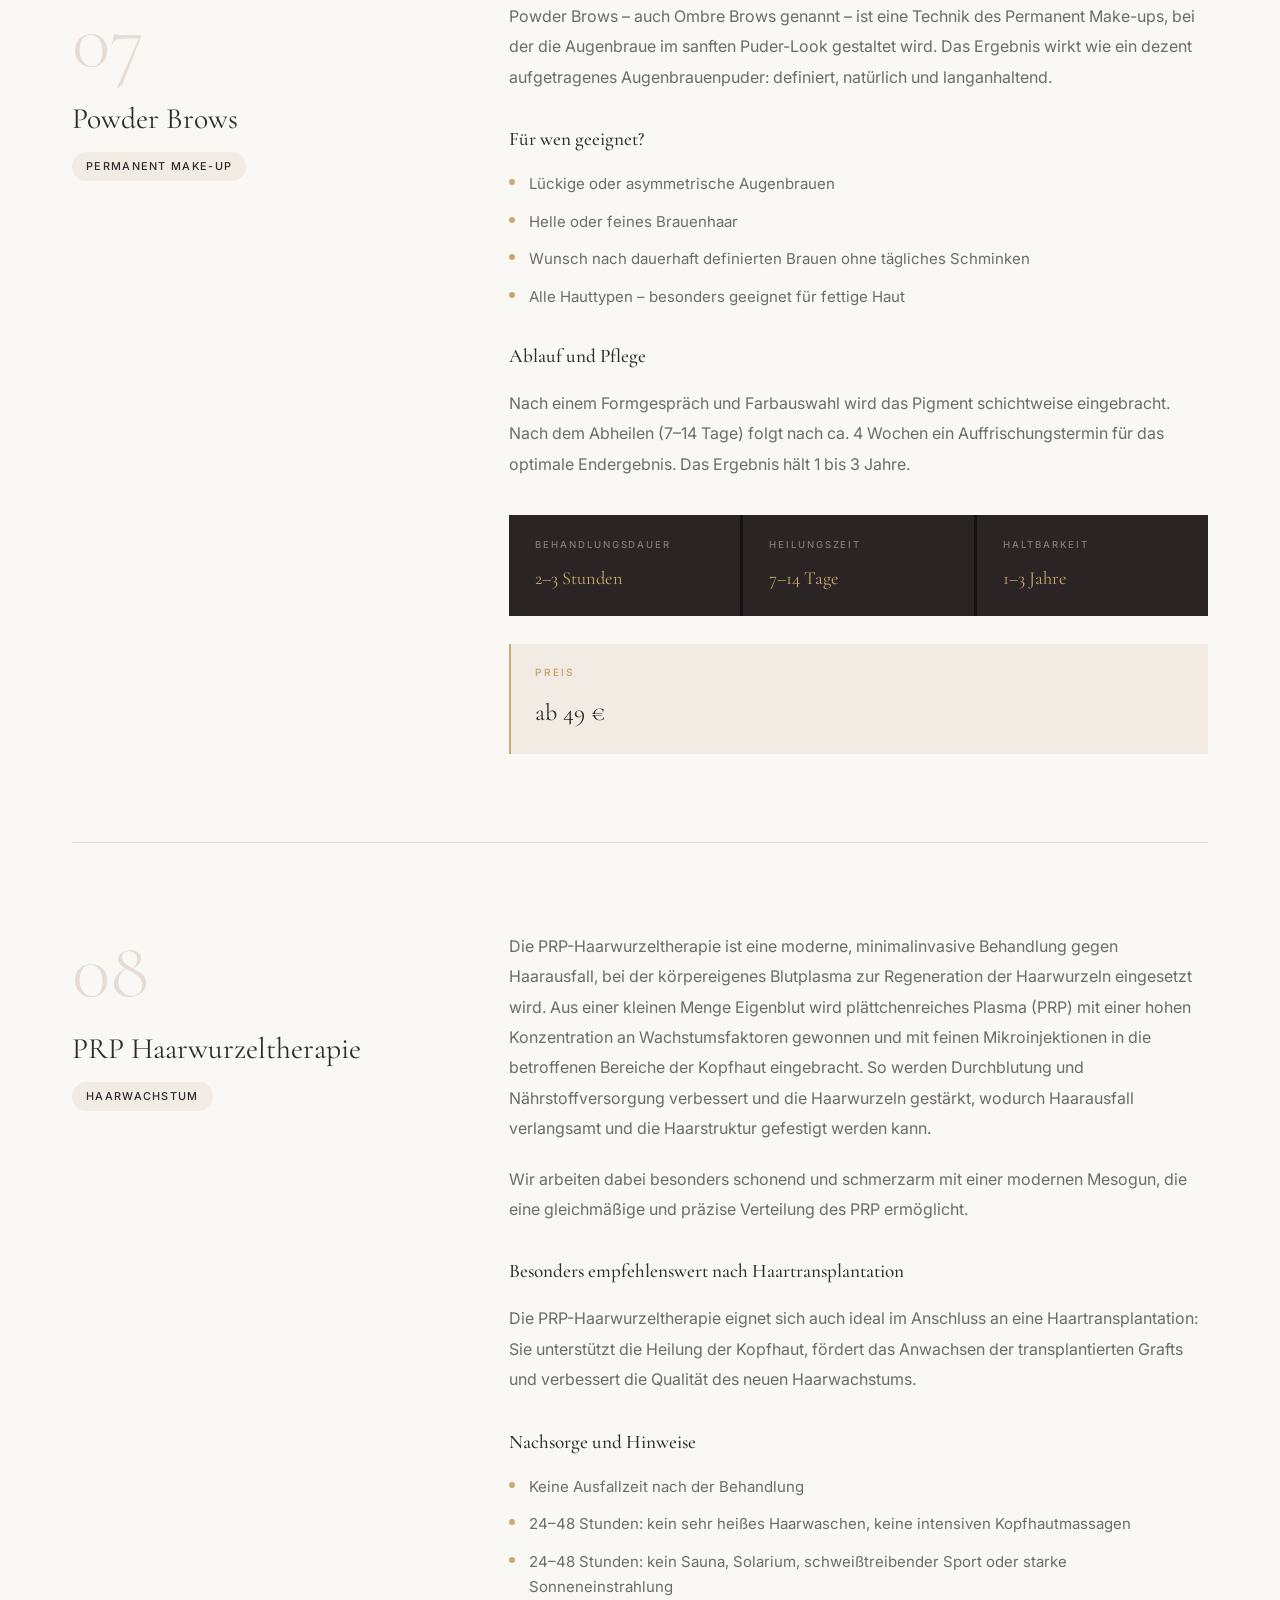
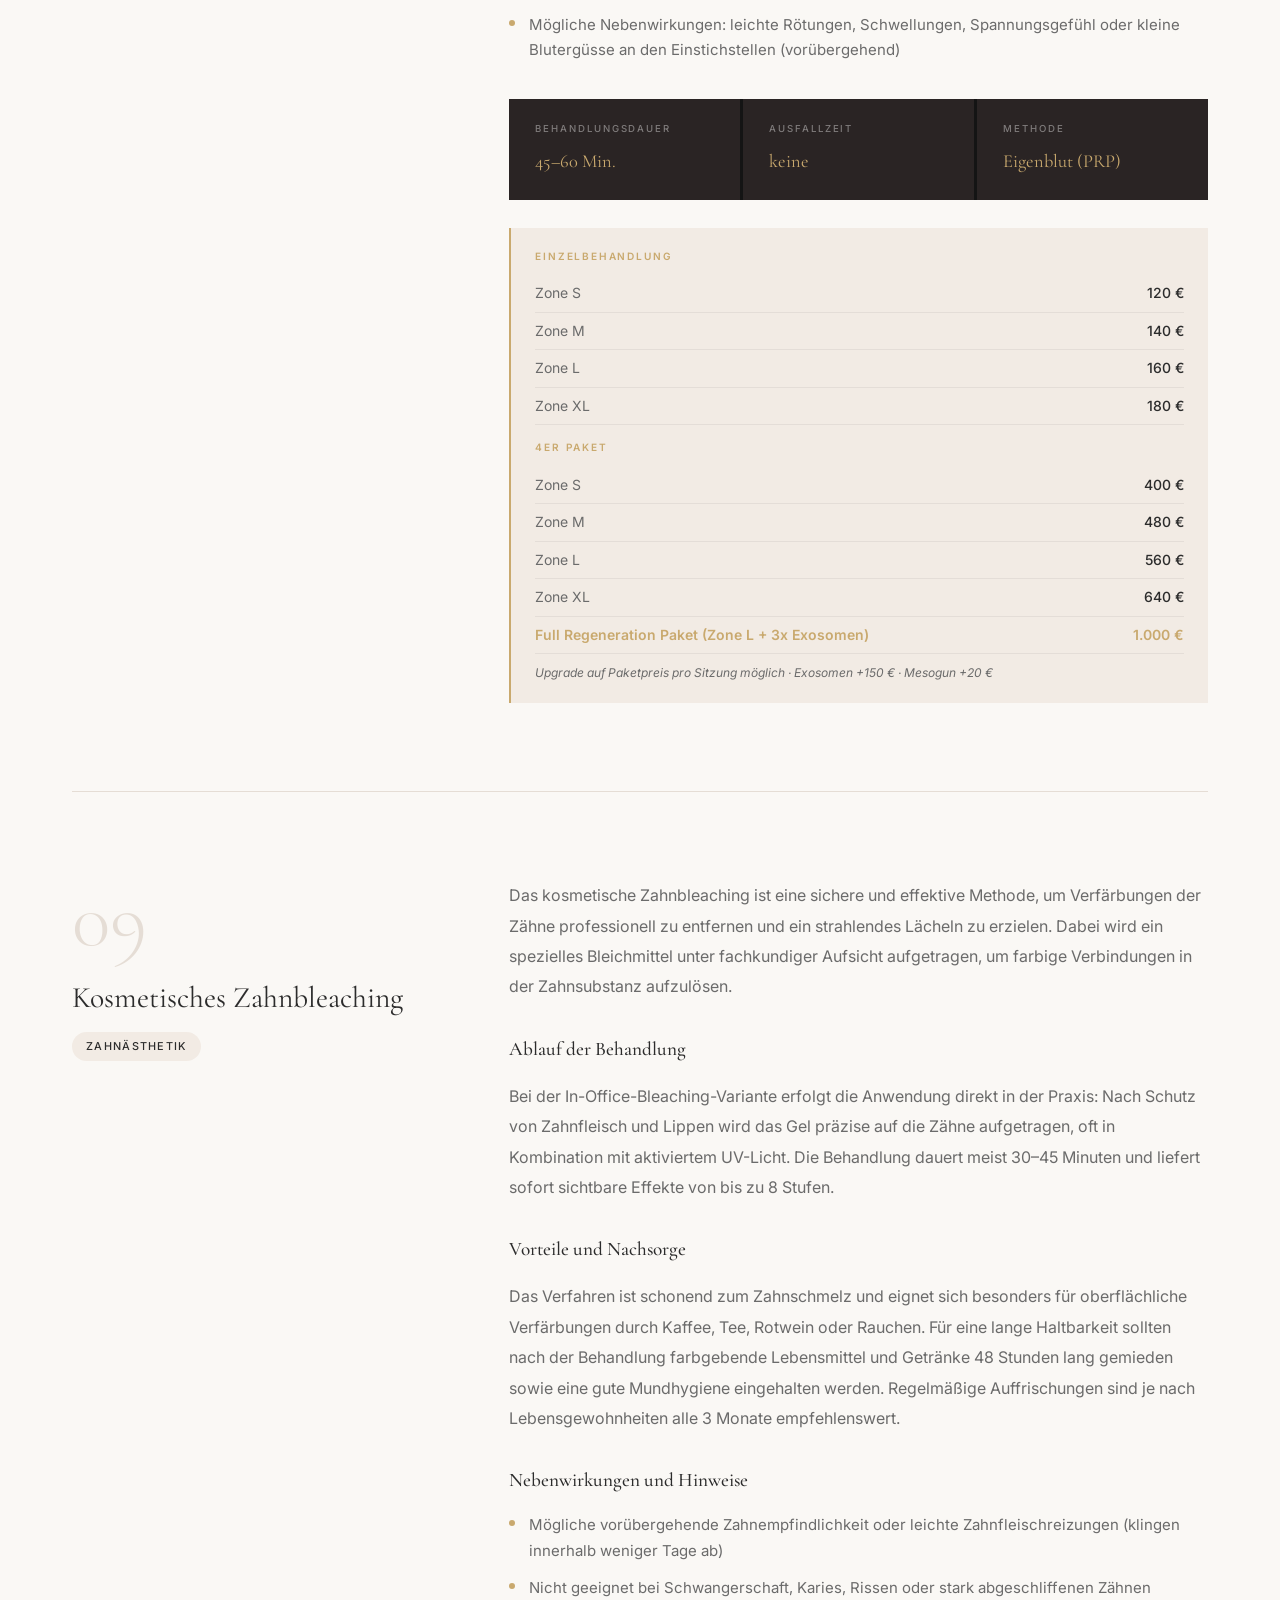
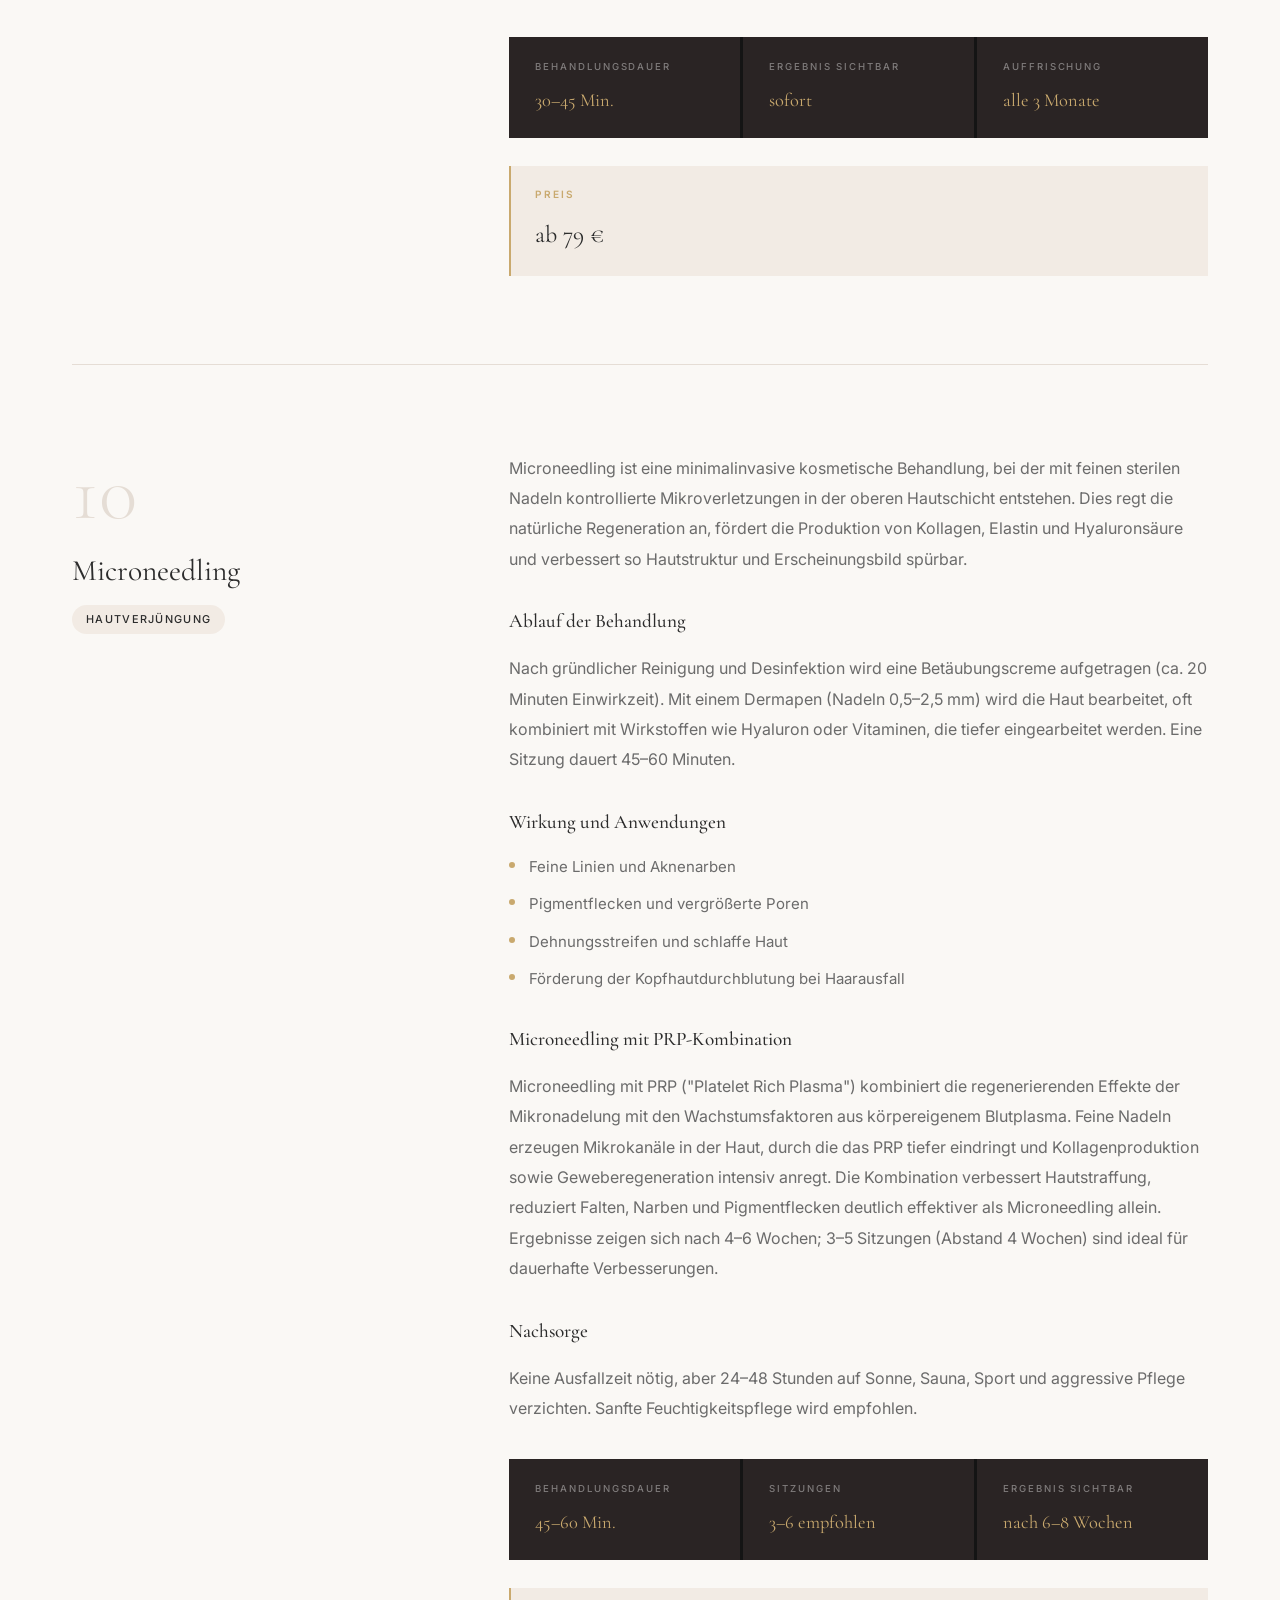
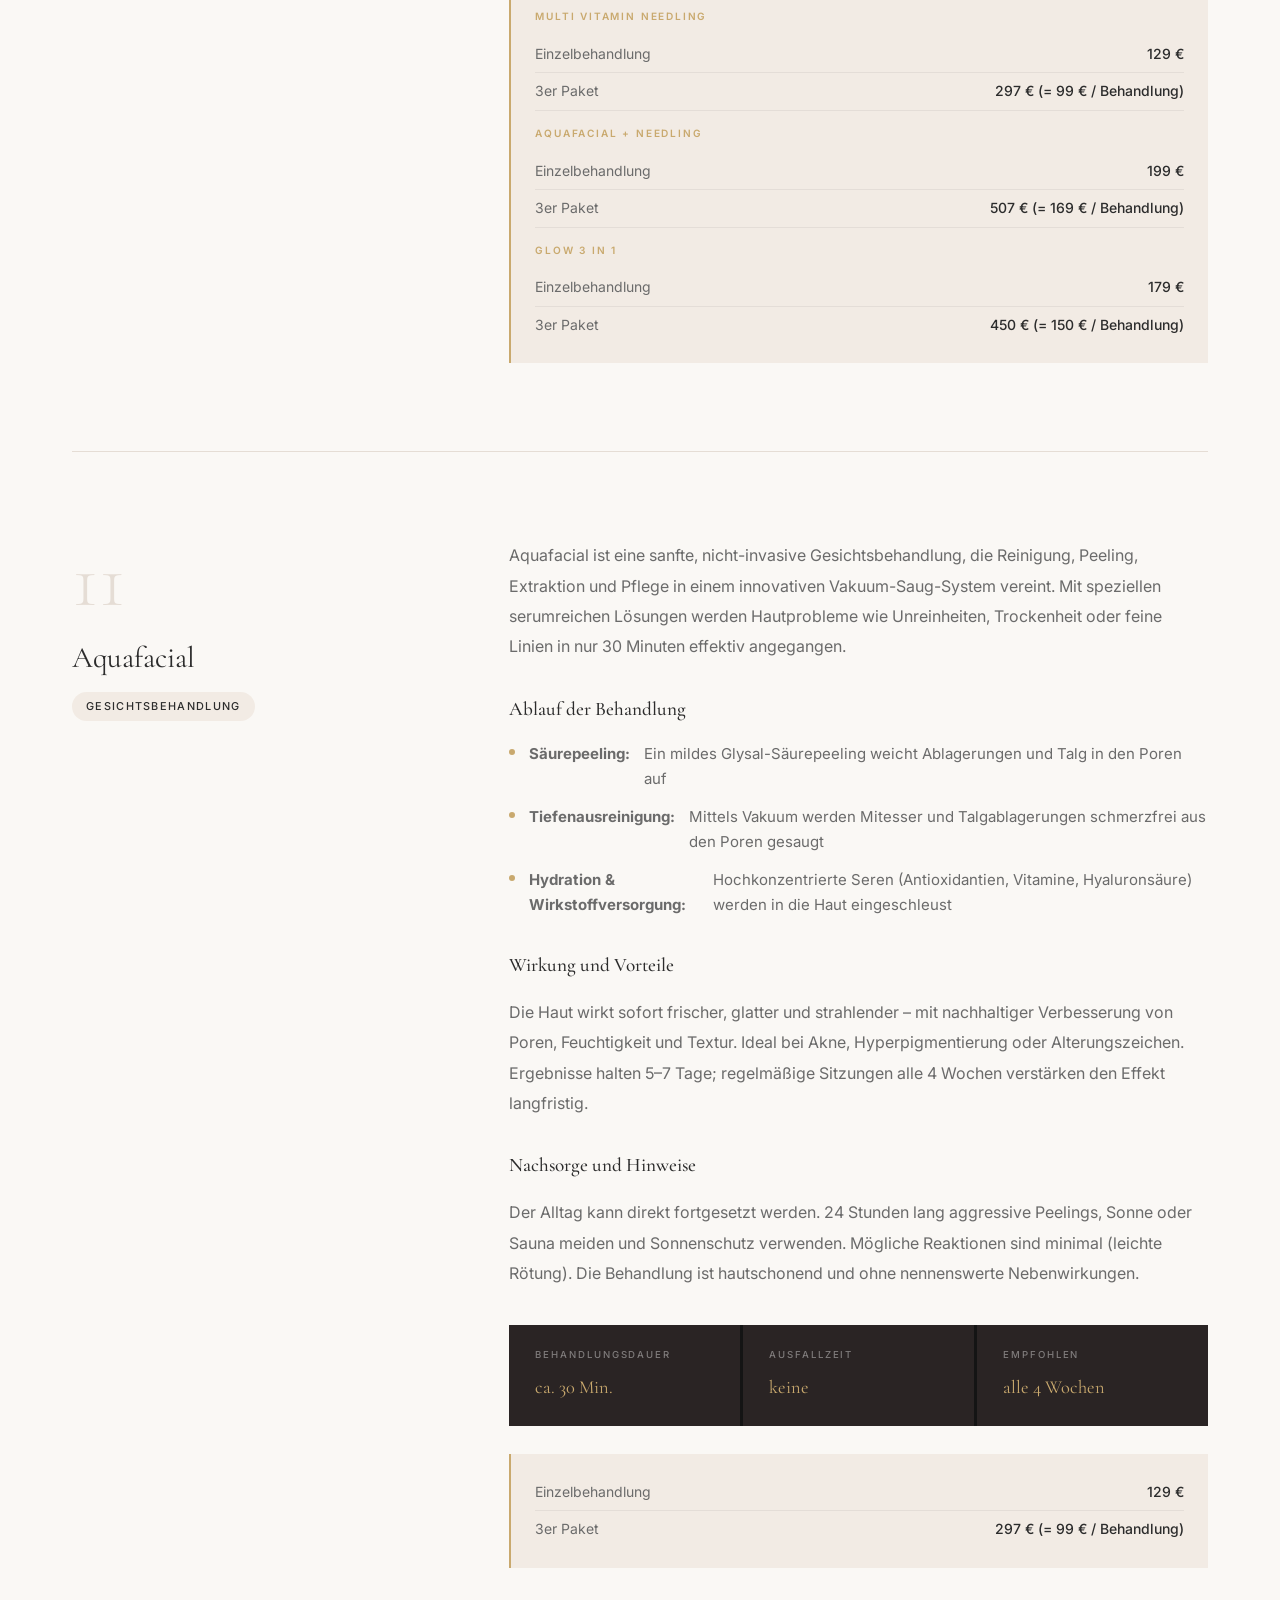
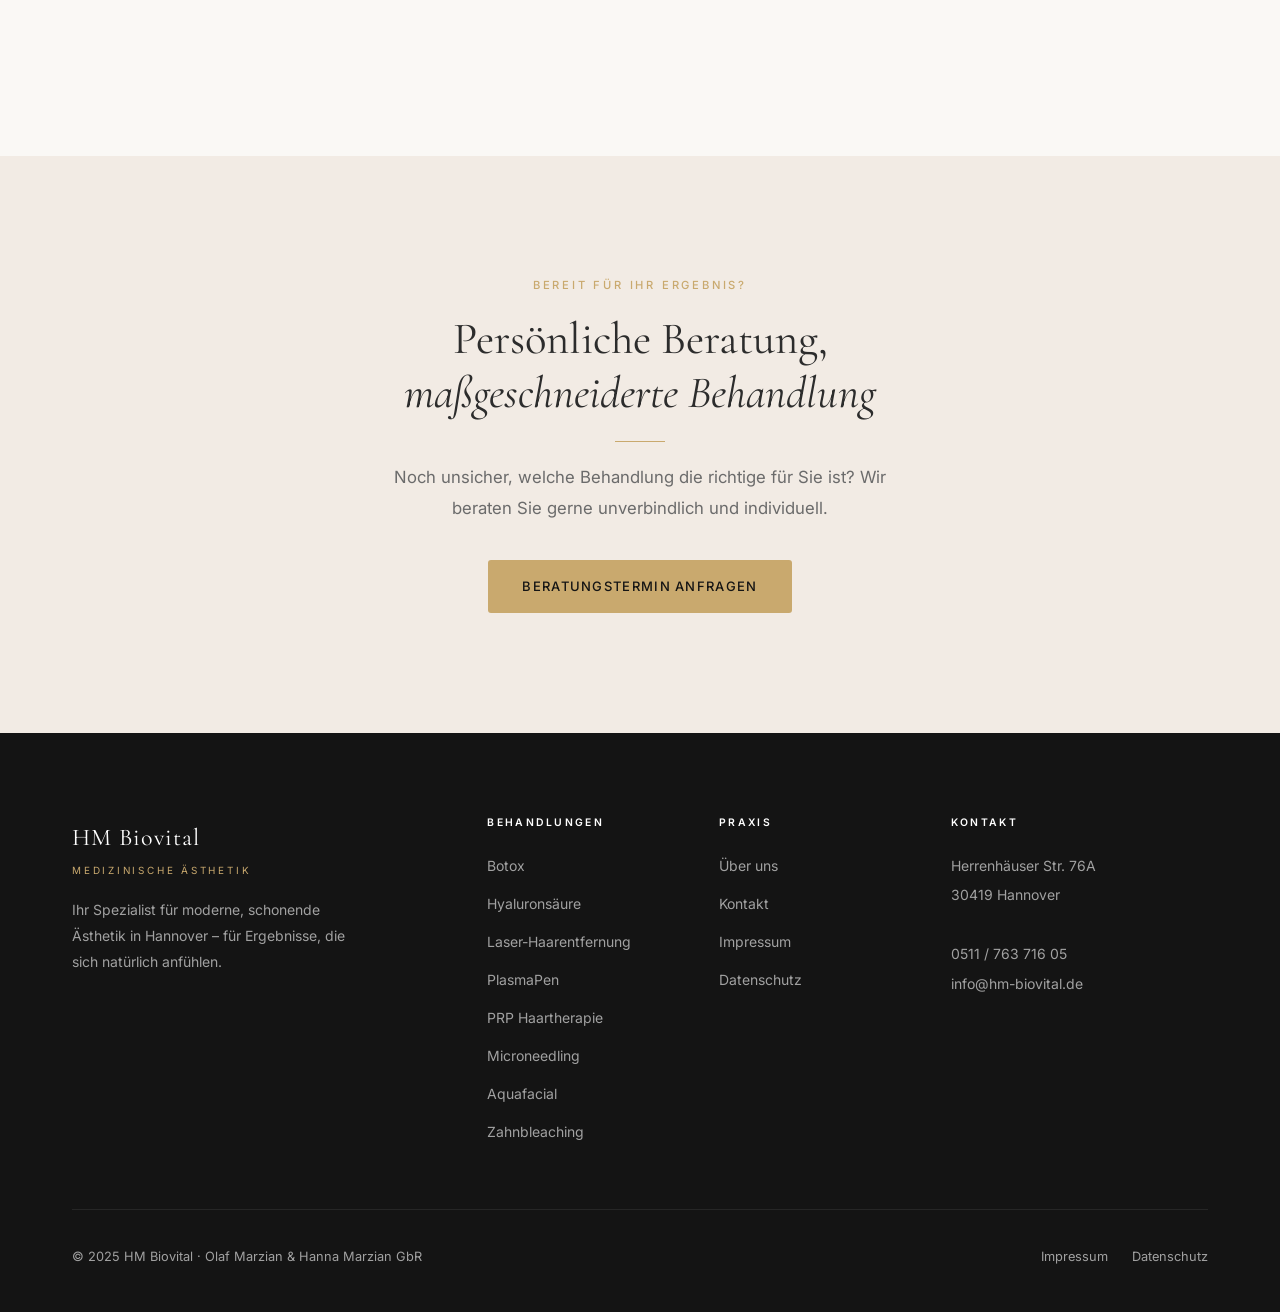
<file: behandlungen.html>
<!DOCTYPE html>
<html lang="de">
<head>
  <meta charset="UTF-8">
  <meta name="viewport" content="width=device-width, initial-scale=1.0">
  <title>Behandlungen – HM Biovital Hannover</title>
  <meta name="description" content="Alle Behandlungen bei HM Biovital: Botox, Hyaluron, Laser-Haarentfernung, PlasmaPen, Lipolyse, Microneedling RF, Picosekunden-Laser, Powder Brows.">
  <link rel="preconnect" href="https://fonts.googleapis.com">
  <link rel="preconnect" href="https://fonts.gstatic.com" crossorigin>
  <link href="https://fonts.googleapis.com/css2?family=Cormorant+Garamond:ital,wght@0,300;0,400;0,500;0,600;1,300;1,400;1,500&family=Inter:wght@300;400;500;600&display=swap" rel="stylesheet">
  <link rel="stylesheet" href="css/style.css">
</head>
<body>

  <!-- HEADER -->
  <header class="header scrolled">
    <div class="header-inner">
      <a href="index.html" class="logo">
        <div class="logo-name">HM Biovital</div>
        <div class="logo-tagline">Medizinische Ästhetik · Hannover</div>
      </a>
      <nav aria-label="Hauptnavigation">
        <ul class="nav-links">
          <li><a href="index.html">Start</a></li>
          <li><a href="behandlungen.html">Behandlungen</a></li>
          <li><a href="ueber-uns.html">Über uns</a></li>
          <li><a href="kontakt.html">Kontakt</a></li>
          <li><a href="kontakt.html" class="nav-cta">Termin buchen</a></li>
        </ul>
      </nav>
      <button class="hamburger" aria-label="Menü öffnen">
        <span></span><span></span><span></span>
      </button>
    </div>
  </header>

  <!-- MOBILE NAV -->
  <div class="mobile-nav" role="dialog" aria-label="Navigation">
    <button class="mobile-nav-close" aria-label="Menü schließen">✕</button>
    <a href="index.html">Start</a>
    <a href="behandlungen.html">Behandlungen</a>
    <a href="ueber-uns.html">Über uns</a>
    <a href="kontakt.html">Kontakt</a>
    <a href="kontakt.html" class="btn btn-gold" style="margin-top: 16px;">Termin buchen</a>
  </div>

  <!-- PAGE HERO -->
  <section class="page-hero">
    <div class="container">
      <span class="eyebrow">Unser Leistungsspektrum</span>
      <h1>Behandlungen</h1>
      <p>Minimalinvasiv, präzise, natürlich – entdecken Sie unsere Verfahren und finden Sie die richtige Behandlung für Ihr Anliegen.</p>
    </div>
  </section>


  <!-- LEISTUNGSÜBERSICHT -->
  <section class="uebersicht-section">
    <div class="container">
      <div class="section-header reveal">
        <span class="eyebrow">Alle Behandlungen im Überblick</span>
        <h2>Was wir für Sie tun</h2>
        <div class="gold-line"></div>
        <p class="section-desc">Klicken Sie auf eine Behandlung – Sie gelangen direkt zur ausführlichen Beschreibung mit Preisen.</p>
      </div>

      <div class="uebersicht-grid">
        <a href="#botox" class="uebersicht-card reveal">
          <div class="uebersicht-num">01</div>
          <div class="uebersicht-name">Botox</div>
          <div class="uebersicht-tag">Injektionsbehandlung</div>
          <div class="uebersicht-preis">ab 120 € / Zone</div>
        </a>
        <a href="#hyaluron" class="uebersicht-card reveal reveal-delay-1">
          <div class="uebersicht-num">02</div>
          <div class="uebersicht-name">Hyaluronsäure</div>
          <div class="uebersicht-tag">Injektionsbehandlung</div>
          <div class="uebersicht-preis">ab 120 €</div>
        </a>
        <a href="#laser-haar" class="uebersicht-card reveal reveal-delay-2">
          <div class="uebersicht-num">03</div>
          <div class="uebersicht-name">Laser-Haarentfernung</div>
          <div class="uebersicht-tag">Laserbehandlung</div>
          <div class="uebersicht-preis">ab 20 € / Zone</div>
        </a>
        <a href="#plasmapen" class="uebersicht-card reveal reveal-delay-3">
          <div class="uebersicht-num">04</div>
          <div class="uebersicht-name">PlasmaPen</div>
          <div class="uebersicht-tag">Hautstraffung</div>
          <div class="uebersicht-preis">Preis auf Anfrage</div>
        </a>
        <a href="#lipolyse" class="uebersicht-card reveal">
          <div class="uebersicht-num">05</div>
          <div class="uebersicht-name">Lipolyse</div>
          <div class="uebersicht-tag">Fettabbau</div>
          <div class="uebersicht-preis">ab 160 €</div>
        </a>
        <a href="#tattoo-laser" class="uebersicht-card reveal reveal-delay-1">
          <div class="uebersicht-num">06</div>
          <div class="uebersicht-name">Picosekunden-Laser</div>
          <div class="uebersicht-tag">Tattooentfernung</div>
          <div class="uebersicht-preis">ab 59 €</div>
        </a>
        <a href="#powder-brows" class="uebersicht-card reveal reveal-delay-2">
          <div class="uebersicht-num">07</div>
          <div class="uebersicht-name">Powder Brows</div>
          <div class="uebersicht-tag">Permanent Make-up</div>
          <div class="uebersicht-preis">ab 49 €</div>
        </a>
        <a href="#prp-haar" class="uebersicht-card reveal reveal-delay-3">
          <div class="uebersicht-num">08</div>
          <div class="uebersicht-name">PRP Haartherapie</div>
          <div class="uebersicht-tag">Haarwachstum</div>
          <div class="uebersicht-preis">ab 120 €</div>
        </a>
        <a href="#zahnbleaching" class="uebersicht-card reveal">
          <div class="uebersicht-num">09</div>
          <div class="uebersicht-name">Zahnbleaching</div>
          <div class="uebersicht-tag">Zahnästhetik</div>
          <div class="uebersicht-preis">ab 79 €</div>
        </a>
        <a href="#microneedling" class="uebersicht-card reveal reveal-delay-1">
          <div class="uebersicht-num">10</div>
          <div class="uebersicht-name">Microneedling</div>
          <div class="uebersicht-tag">Hautverjüngung</div>
          <div class="uebersicht-preis">ab 99 € im Paket</div>
        </a>
        <a href="#aquafacial" class="uebersicht-card reveal reveal-delay-2">
          <div class="uebersicht-num">11</div>
          <div class="uebersicht-name">Aquafacial</div>
          <div class="uebersicht-tag">Gesichtsbehandlung</div>
          <div class="uebersicht-preis">ab 99 € im Paket</div>
        </a>
      </div>
    </div>
  </section>


  <!-- BEHANDLUNGEN -->
  <section class="behandlungen-section">
    <div class="container">

      <!-- 01 Botox -->
      <div class="behandlung-item" id="botox">
        <div class="behandlung-sticky reveal">
          <div class="behandlung-number">01</div>
          <h2>Botox</h2>
          <span class="tag">Injektionsbehandlung</span>
        </div>
        <div class="behandlung-body reveal reveal-delay-1">
          <p>
            Botulinumtoxin – kurz Botox – ist eine der weltweit am häufigsten
            durchgeführten ästhetischen Behandlungen. In erfahrenen Händen liefert
            sie dezente, natürlich wirkende Ergebnisse, die das Gesicht frischer
            und ausgeruhter erscheinen lassen, ohne den Ausdruck zu verändern.
          </p>

          <h3>Anwendungsbereiche</h3>
          <ul class="bullet-list">
            <li>Stirnfalten und horizontale Querfalten</li>
            <li>Zornesfalten (Glabellafalten zwischen den Augenbrauen)</li>
            <li>Krähenfüße (Lachfalten an den Augenwinkeln)</li>
            <li>Lippenfalten und Mundwinkelfalten</li>
            <li>Hyperhidrose (übermäßiges Schwitzen an Achseln oder Händen)</li>
            <li>Kiefermuskeln (Bruxismus / Zähneknirschen)</li>
          </ul>

          <h3>Ablauf der Behandlung</h3>
          <p>
            Nach einem ausführlichen Beratungsgespräch und einer Analyse Ihrer
            Mimik werden die Einstichstellen markiert. Die eigentliche Injektion
            dauert nur wenige Minuten und ist durch die feinen Nadeln nahezu
            schmerzfrei. Das Ergebnis zeigt sich nach 5–10 Tagen und hält
            in der Regel 4 bis 6 Monate an.
          </p>

          <div class="info-grid">
            <div class="info-box">
              <div class="info-box-label">Behandlungsdauer</div>
              <div class="info-box-value">ca. 30 Min.</div>
            </div>
            <div class="info-box">
              <div class="info-box-label">Ergebnis sichtbar</div>
              <div class="info-box-value">nach 5–10 Tagen</div>
            </div>
            <div class="info-box">
              <div class="info-box-label">Haltbarkeit</div>
              <div class="info-box-value">4–6 Monate</div>
            </div>
          </div>
          <div class="behandlung-preis">
            <div class="behandlung-preis-label">Preis</div>
            <div class="behandlung-preis-value">ab 120 € / Zone</div>
          </div>
        </div>
      </div>

      <!-- 02 Hyaluronsäure -->
      <div class="behandlung-item" id="hyaluron">
        <div class="behandlung-sticky reveal">
          <div class="behandlung-number">02</div>
          <h2>Hyaluronsäure</h2>
          <span class="tag">Injektionsbehandlung</span>
        </div>
        <div class="behandlung-body reveal reveal-delay-1">
          <p>
            Hyaluronsäure ist ein körpereigener Stoff, der für Volumen,
            Elastizität und Feuchtigkeit der Haut sorgt. Mit zunehmendem Alter
            nimmt die natürliche Produktion ab. Durch gezielte Injektionen
            lässt sich Verlorenem Volumen zurückgeben und die Haut von innen
            heraus revitalisieren.
          </p>

          <h3>Anwendungsbereiche</h3>
          <ul class="bullet-list">
            <li>Lippenvergrößerung und Lippenkonturierung</li>
            <li>Wangenknochenbetonung und Volumenaufbau</li>
            <li>Nasolabialfalten (Lachfalten)</li>
            <li>Marionetten- und Mundwinkelfalten</li>
            <li>Tränenrinnen und Augenringe</li>
            <li>Hals, Décolleté und Hände</li>
          </ul>

          <h3>Sofortresultat mit Langzeitwirkung</h3>
          <p>
            Das Ergebnis ist unmittelbar nach der Behandlung sichtbar.
            Die verwendeten Präparate sind zertifiziert, biologisch abbaubar
            und speziell auf den jeweiligen Behandlungsbereich abgestimmt.
            Je nach Produkt und Bereich hält das Ergebnis 12 bis 18 Monate.
          </p>

          <div class="info-grid">
            <div class="info-box">
              <div class="info-box-label">Behandlungsdauer</div>
              <div class="info-box-value">ca. 30–60 Min.</div>
            </div>
            <div class="info-box">
              <div class="info-box-label">Ergebnis sichtbar</div>
              <div class="info-box-value">sofort</div>
            </div>
            <div class="info-box">
              <div class="info-box-label">Haltbarkeit</div>
              <div class="info-box-value">12–18 Monate</div>
            </div>
          </div>
          <div class="behandlung-preis">
            <div class="behandlung-preis-label">Preis</div>
            <div class="behandlung-preis-value">ab 120 €</div>
          </div>
        </div>
      </div>

      <!-- 03 Laser Haarentfernung -->
      <div class="behandlung-item" id="laser-haar">
        <div class="behandlung-sticky reveal">
          <div class="behandlung-number">03</div>
          <h2>Laser-Haarentfernung</h2>
          <span class="tag">Laserbehandlung</span>
        </div>
        <div class="behandlung-body reveal reveal-delay-1">
          <p>
            Modernes Dioden-Laser-System für dauerhafte Haarentfernung –
            sanft, präzise und dauerhaft wirksam. Im Gegensatz zu Rasur,
            Waxing oder Epilation wird das Haarwurzel gezielt und dauerhaft
            behandelt, ohne die umliegende Haut zu belasten.
          </p>

          <h3>Geeignet für alle Körperstellen</h3>
          <ul class="bullet-list">
            <li>Gesicht: Oberlippe, Kinn, Wangen, Hals</li>
            <li>Körper: Achseln, Bikinizone, Beine, Rücken, Brust</li>
            <li>Intimbereiche</li>
            <li>Geeignet für alle Hauttypen</li>
          </ul>

          <h3>Ablauf und Behandlungsserie</h3>
          <p>
            Da Haare in verschiedenen Wachstumsphasen aktiv sind, werden
            für optimale Ergebnisse 6 bis 8 Sitzungen im Abstand von
            4 bis 8 Wochen empfohlen. Das integrierte Kühlsystem sorgt
            für ein angenehmes Behandlungserlebnis mit minimalem Hautreiz.
          </p>

          <div class="info-grid">
            <div class="info-box">
              <div class="info-box-label">Sitzungen</div>
              <div class="info-box-value">6–8 empfohlen</div>
            </div>
            <div class="info-box">
              <div class="info-box-label">Abstand</div>
              <div class="info-box-value">4–8 Wochen</div>
            </div>
            <div class="info-box">
              <div class="info-box-label">Ergebnis</div>
              <div class="info-box-value">dauerhaft</div>
            </div>
          </div>
          <div class="behandlung-preis behandlung-preis--table">
            <div class="behandlung-preis-label">Preise (Frauen)</div>
            <div class="behandlung-preis-row"><span>Ganzkörper</span><span>ab 250 €</span></div>
            <div class="behandlung-preis-row"><span>Paket Intim + Bikini + Achseln + Po-Falte</span><span>135 €</span></div>
            <div class="behandlung-preis-row"><span>Achseln</span><span>45 €</span></div>
            <div class="behandlung-preis-row"><span>Bikini / Intim / Arme</span><span>40–60 €</span></div>
            <div class="behandlung-preis-row"><span>Beine / Unterschenkel</span><span>70–140 €</span></div>
            <div class="behandlung-preis-row"><span>Gesicht komplett</span><span>50 €</span></div>
            <div class="behandlung-preis-row"><span>Lippe / Kinn</span><span>20 €</span></div>
            <div class="behandlung-preis-label" style="margin-top: 14px;">Preise (Männer)</div>
            <div class="behandlung-preis-row"><span>Oberkörper komplett</span><span>200 €</span></div>
            <div class="behandlung-preis-row"><span>Rücken / Bauch + Brust</span><span>120 €</span></div>
            <div class="behandlung-preis-row"><span>Achseln / Wangen / Nacken / Hals</span><span>25–45 €</span></div>
          </div>
        </div>
      </div>

      <!-- 04 PlasmaPen -->
      <div class="behandlung-item" id="plasmapen">
        <div class="behandlung-sticky reveal">
          <div class="behandlung-number">04</div>
          <h2>PlasmaPen</h2>
          <span class="tag">Hautstraffung</span>
        </div>
        <div class="behandlung-body reveal reveal-delay-1">
          <p>
            Der PlasmaPen nutzt ionisiertes Gas (Plasma) zur gezielten
            Hautstraffung und Regeneration – ganz ohne Skalpell. Die
            Behandlung regt die körpereigene Kollagenproduktion an und
            erzielt ähnliche Ergebnisse wie kleine chirurgische Eingriffe,
            jedoch mit deutlich kürzerer Ausfallzeit.
          </p>

          <h3>Anwendungsbereiche</h3>
          <ul class="bullet-list">
            <li>Hängende Augenlider (Alternative zur Blepharoplastik)</li>
            <li>Dehnungsstreifen und Narben</li>
            <li>Fältchen um Mund und Augen</li>
            <li>Erschlaffte Haut an Hals und Décolleté</li>
            <li>Kleine Pigmentveränderungen und Altersflecken</li>
          </ul>

          <h3>Was Sie erwartet</h3>
          <p>
            Nach der Behandlung entstehen kleine Krustenbildungen, die
            sich innerhalb von 7 bis 10 Tagen von selbst ablösen. Das
            endgültige Ergebnis – eine sichtbar gestrafftere Haut –
            zeigt sich nach etwa 4 bis 8 Wochen und ist dauerhaft.
          </p>

          <div class="info-grid">
            <div class="info-box">
              <div class="info-box-label">Behandlungsdauer</div>
              <div class="info-box-value">60–90 Min.</div>
            </div>
            <div class="info-box">
              <div class="info-box-label">Heilungszeit</div>
              <div class="info-box-value">7–10 Tage</div>
            </div>
            <div class="info-box">
              <div class="info-box-label">Ergebnis</div>
              <div class="info-box-value">dauerhaft</div>
            </div>
          </div>
          <div class="behandlung-preis">
            <div class="behandlung-preis-label">Preis</div>
            <div class="behandlung-preis-value">Preis auf Anfrage</div>
          </div>
        </div>
      </div>

      <!-- 05 Lipolyse -->
      <div class="behandlung-item" id="lipolyse">
        <div class="behandlung-sticky reveal">
          <div class="behandlung-number">05</div>
          <h2>Lipolyse</h2>
          <span class="tag">Fettabbau</span>
        </div>
        <div class="behandlung-body reveal reveal-delay-1">
          <p>
            Die Injektionslipolyse ist eine bewährte, nicht-chirurgische
            Methode zur Reduktion hartnäckiger Fettdepots. Durch gezielte
            Injektionen mit Phosphatidylcholin werden Fettzellen aufgelöst
            und anschließend auf natürlichem Weg über das Lymphsystem
            abtransportiert.
          </p>

          <h3>Geeignete Behandlungsbereiche</h3>
          <ul class="bullet-list">
            <li>Doppelkinn und Halsbereich</li>
            <li>Bauch und Flanken</li>
            <li>Oberschenkel (innen und außen)</li>
            <li>Knie und Reiterhosen</li>
            <li>Rückenpolster (BH-Fettrollen)</li>
          </ul>

          <h3>Behandlungsserie</h3>
          <p>
            Für sichtbare, dauerhafte Ergebnisse werden in der Regel
            2 bis 4 Behandlungssitzungen im Abstand von 4 bis 6 Wochen
            durchgeführt. Die abgelösten Fettzellen werden dauerhaft
            abgebaut – vorausgesetzt, das Körpergewicht bleibt stabil.
          </p>

          <div class="info-grid">
            <div class="info-box">
              <div class="info-box-label">Sitzungen</div>
              <div class="info-box-value">2–4 empfohlen</div>
            </div>
            <div class="info-box">
              <div class="info-box-label">Abstand</div>
              <div class="info-box-value">4–6 Wochen</div>
            </div>
            <div class="info-box">
              <div class="info-box-label">Ergebnis</div>
              <div class="info-box-value">dauerhaft</div>
            </div>
          </div>
          <div class="behandlung-preis">
            <div class="behandlung-preis-label">Preis</div>
            <div class="behandlung-preis-value">ab 160 €</div>
          </div>
        </div>
      </div>

      <!-- 06 Picosekunden-Laser -->
      <div class="behandlung-item" id="tattoo-laser">
        <div class="behandlung-sticky reveal">
          <div class="behandlung-number">06</div>
          <h2>Picosekunden-Laser</h2>
          <span class="tag">Tattooentfernung</span>
        </div>
        <div class="behandlung-body reveal reveal-delay-1">
          <p>
            Der Picosekunden-Laser ist der aktuelle Goldstandard für die
            Entfernung von Tattoos und Permanent Make-up. Im Vergleich zu
            älteren Nanosekunden-Lasern wirkt er präziser, schonender und
            benötigt in der Regel weniger Sitzungen – bei besseren Ergebnissen
            über alle Farben hinweg.
          </p>

          <h3>Eigenschaften</h3>
          <ul class="bullet-list">
            <li>Alle Tattoofarben behandelbar, inkl. helle Farbtöne</li>
            <li>Entfernung von Permanent Make-up und Microblading</li>
            <li>Bis zu 40 % weniger Sitzungen als klassische Laser</li>
            <li>Minimale Hautbelastung durch Pikosekunden-Impulse</li>
            <li>Geeignet für alle Hauttypen</li>
          </ul>

          <h3>Behandlungsablauf</h3>
          <p>
            Die Anzahl der notwendigen Sitzungen hängt von Farbe, Tiefe und
            Alter des Tattoos ab. Nach jeder Sitzung verblasst das Motiv
            weiter. Zwischen den Sitzungen wird ein Abstand von 6 bis 8
            Wochen eingehalten, um der Haut ausreichend Zeit zur Regeneration
            zu geben.
          </p>

          <div class="info-grid">
            <div class="info-box">
              <div class="info-box-label">Sitzungen</div>
              <div class="info-box-value">je nach Tattoo</div>
            </div>
            <div class="info-box">
              <div class="info-box-label">Abstand</div>
              <div class="info-box-value">6–8 Wochen</div>
            </div>
            <div class="info-box">
              <div class="info-box-label">Ergebnis</div>
              <div class="info-box-value">vollständige Entfernung</div>
            </div>
          </div>
          <div class="behandlung-preis">
            <div class="behandlung-preis-label">Preis</div>
            <div class="behandlung-preis-value">ab 59 €</div>
          </div>
        </div>
      </div>

      <!-- 08 Powder Brows -->
      <div class="behandlung-item" id="powder-brows">
        <div class="behandlung-sticky reveal">
          <div class="behandlung-number">07</div>
          <h2>Powder Brows</h2>
          <span class="tag">Permanent Make-up</span>
        </div>
        <div class="behandlung-body reveal reveal-delay-1">
          <p>
            Powder Brows – auch Ombre Brows genannt – ist eine Technik des
            Permanent Make-ups, bei der die Augenbraue im sanften Puder-Look
            gestaltet wird. Das Ergebnis wirkt wie ein dezent aufgetragenes
            Augenbrauenpuder: definiert, natürlich und langanhaltend.
          </p>

          <h3>Für wen geeignet?</h3>
          <ul class="bullet-list">
            <li>Lückige oder asymmetrische Augenbrauen</li>
            <li>Helle oder feines Brauenhaar</li>
            <li>Wunsch nach dauerhaft definierten Brauen ohne tägliches Schminken</li>
            <li>Alle Hauttypen – besonders geeignet für fettige Haut</li>
          </ul>

          <h3>Ablauf und Pflege</h3>
          <p>
            Nach einem Formgespräch und Farbauswahl wird das Pigment
            schichtweise eingebracht. Nach dem Abheilen (7–14 Tage)
            folgt nach ca. 4 Wochen ein Auffrischungstermin für das
            optimale Endergebnis. Das Ergebnis hält 1 bis 3 Jahre.
          </p>

          <div class="info-grid">
            <div class="info-box">
              <div class="info-box-label">Behandlungsdauer</div>
              <div class="info-box-value">2–3 Stunden</div>
            </div>
            <div class="info-box">
              <div class="info-box-label">Heilungszeit</div>
              <div class="info-box-value">7–14 Tage</div>
            </div>
            <div class="info-box">
              <div class="info-box-label">Haltbarkeit</div>
              <div class="info-box-value">1–3 Jahre</div>
            </div>
          </div>
          <div class="behandlung-preis">
            <div class="behandlung-preis-label">Preis</div>
            <div class="behandlung-preis-value">ab 49 €</div>
          </div>
        </div>
      </div>

      <!-- 08 PRP Haarwurzeltherapie -->
      <div class="behandlung-item" id="prp-haar">
        <div class="behandlung-sticky reveal">
          <div class="behandlung-number">08</div>
          <h2>PRP Haarwurzeltherapie</h2>
          <span class="tag">Haarwachstum</span>
        </div>
        <div class="behandlung-body reveal reveal-delay-1">
          <p>
            Die PRP-Haarwurzeltherapie ist eine moderne, minimalinvasive Behandlung gegen Haarausfall,
            bei der körpereigenes Blutplasma zur Regeneration der Haarwurzeln eingesetzt wird.
            Aus einer kleinen Menge Eigenblut wird plättchenreiches Plasma (PRP) mit einer hohen
            Konzentration an Wachstumsfaktoren gewonnen und mit feinen Mikroinjektionen in die
            betroffenen Bereiche der Kopfhaut eingebracht. So werden Durchblutung und
            Nährstoffversorgung verbessert und die Haarwurzeln gestärkt, wodurch Haarausfall
            verlangsamt und die Haarstruktur gefestigt werden kann.
          </p>
          <p>
            Wir arbeiten dabei besonders schonend und schmerzarm mit einer modernen Mesogun,
            die eine gleichmäßige und präzise Verteilung des PRP ermöglicht.
          </p>

          <h3>Besonders empfehlenswert nach Haartransplantation</h3>
          <p>
            Die PRP-Haarwurzeltherapie eignet sich auch ideal im Anschluss an eine
            Haartransplantation: Sie unterstützt die Heilung der Kopfhaut, fördert das
            Anwachsen der transplantierten Grafts und verbessert die Qualität des
            neuen Haarwachstums.
          </p>

          <h3>Nachsorge und Hinweise</h3>
          <ul class="bullet-list">
            <li>Keine Ausfallzeit nach der Behandlung</li>
            <li>24–48 Stunden: kein sehr heißes Haarwaschen, keine intensiven Kopfhautmassagen</li>
            <li>24–48 Stunden: kein Sauna, Solarium, schweißtreibender Sport oder starke Sonneneinstrahlung</li>
            <li>Mögliche Nebenwirkungen: leichte Rötungen, Schwellungen, Spannungsgefühl oder kleine Blutergüsse an den Einstichstellen (vorübergehend)</li>
          </ul>

          <div class="info-grid">
            <div class="info-box">
              <div class="info-box-label">Behandlungsdauer</div>
              <div class="info-box-value">45–60 Min.</div>
            </div>
            <div class="info-box">
              <div class="info-box-label">Ausfallzeit</div>
              <div class="info-box-value">keine</div>
            </div>
            <div class="info-box">
              <div class="info-box-label">Methode</div>
              <div class="info-box-value">Eigenblut (PRP)</div>
            </div>
          </div>
          <div class="behandlung-preis behandlung-preis--table">
            <div class="behandlung-preis-label">Einzelbehandlung</div>
            <div class="behandlung-preis-row"><span>Zone S</span><span>120 €</span></div>
            <div class="behandlung-preis-row"><span>Zone M</span><span>140 €</span></div>
            <div class="behandlung-preis-row"><span>Zone L</span><span>160 €</span></div>
            <div class="behandlung-preis-row"><span>Zone XL</span><span>180 €</span></div>
            <div class="behandlung-preis-label" style="margin-top: 14px;">4er Paket</div>
            <div class="behandlung-preis-row"><span>Zone S</span><span>400 €</span></div>
            <div class="behandlung-preis-row"><span>Zone M</span><span>480 €</span></div>
            <div class="behandlung-preis-row"><span>Zone L</span><span>560 €</span></div>
            <div class="behandlung-preis-row"><span>Zone XL</span><span>640 €</span></div>
            <div class="behandlung-preis-row behandlung-preis-row--highlight"><span>Full Regeneration Paket (Zone L + 3x Exosomen)</span><span>1.000 €</span></div>
            <div class="behandlung-preis-hinweis">Upgrade auf Paketpreis pro Sitzung möglich · Exosomen +150 € · Mesogun +20 €</div>
          </div>
        </div>
      </div>

      <!-- 09 Zahnbleaching -->
      <div class="behandlung-item" id="zahnbleaching">
        <div class="behandlung-sticky reveal">
          <div class="behandlung-number">09</div>
          <h2>Kosmetisches Zahnbleaching</h2>
          <span class="tag">Zahnästhetik</span>
        </div>
        <div class="behandlung-body reveal reveal-delay-1">
          <p>
            Das kosmetische Zahnbleaching ist eine sichere und effektive Methode, um Verfärbungen
            der Zähne professionell zu entfernen und ein strahlendes Lächeln zu erzielen.
            Dabei wird ein spezielles Bleichmittel unter fachkundiger Aufsicht aufgetragen,
            um farbige Verbindungen in der Zahnsubstanz aufzulösen.
          </p>

          <h3>Ablauf der Behandlung</h3>
          <p>
            Bei der In-Office-Bleaching-Variante erfolgt die Anwendung direkt in der Praxis:
            Nach Schutz von Zahnfleisch und Lippen wird das Gel präzise auf die Zähne aufgetragen,
            oft in Kombination mit aktiviertem UV-Licht. Die Behandlung dauert meist 30–45 Minuten
            und liefert sofort sichtbare Effekte von bis zu 8 Stufen.
          </p>

          <h3>Vorteile und Nachsorge</h3>
          <p>
            Das Verfahren ist schonend zum Zahnschmelz und eignet sich besonders für
            oberflächliche Verfärbungen durch Kaffee, Tee, Rotwein oder Rauchen.
            Für eine lange Haltbarkeit sollten nach der Behandlung farbgebende Lebensmittel
            und Getränke 48 Stunden lang gemieden sowie eine gute Mundhygiene eingehalten werden.
            Regelmäßige Auffrischungen sind je nach Lebensgewohnheiten alle 3 Monate empfehlenswert.
          </p>

          <h3>Nebenwirkungen und Hinweise</h3>
          <ul class="bullet-list">
            <li>Mögliche vorübergehende Zahnempfindlichkeit oder leichte Zahnfleischreizungen (klingen innerhalb weniger Tage ab)</li>
            <li>Nicht geeignet bei Schwangerschaft, Karies, Rissen oder stark abgeschliffenen Zähnen</li>
          </ul>

          <div class="info-grid">
            <div class="info-box">
              <div class="info-box-label">Behandlungsdauer</div>
              <div class="info-box-value">30–45 Min.</div>
            </div>
            <div class="info-box">
              <div class="info-box-label">Ergebnis sichtbar</div>
              <div class="info-box-value">sofort</div>
            </div>
            <div class="info-box">
              <div class="info-box-label">Auffrischung</div>
              <div class="info-box-value">alle 3 Monate</div>
            </div>
          </div>
          <div class="behandlung-preis">
            <div class="behandlung-preis-label">Preis</div>
            <div class="behandlung-preis-value">ab 79 €</div>
          </div>
        </div>
      </div>

      <!-- 10 Microneedling -->
      <div class="behandlung-item" id="microneedling">
        <div class="behandlung-sticky reveal">
          <div class="behandlung-number">10</div>
          <h2>Microneedling</h2>
          <span class="tag">Hautverjüngung</span>
        </div>
        <div class="behandlung-body reveal reveal-delay-1">
          <p>
            Microneedling ist eine minimalinvasive kosmetische Behandlung, bei der mit feinen
            sterilen Nadeln kontrollierte Mikroverletzungen in der oberen Hautschicht entstehen.
            Dies regt die natürliche Regeneration an, fördert die Produktion von Kollagen,
            Elastin und Hyaluronsäure und verbessert so Hautstruktur und Erscheinungsbild spürbar.
          </p>

          <h3>Ablauf der Behandlung</h3>
          <p>
            Nach gründlicher Reinigung und Desinfektion wird eine Betäubungscreme aufgetragen
            (ca. 20 Minuten Einwirkzeit). Mit einem Dermapen (Nadeln 0,5–2,5 mm) wird die Haut
            bearbeitet, oft kombiniert mit Wirkstoffen wie Hyaluron oder Vitaminen, die tiefer
            eingearbeitet werden. Eine Sitzung dauert 45–60 Minuten.
          </p>

          <h3>Wirkung und Anwendungen</h3>
          <ul class="bullet-list">
            <li>Feine Linien und Aknenarben</li>
            <li>Pigmentflecken und vergrößerte Poren</li>
            <li>Dehnungsstreifen und schlaffe Haut</li>
            <li>Förderung der Kopfhautdurchblutung bei Haarausfall</li>
          </ul>

          <h3>Microneedling mit PRP-Kombination</h3>
          <p>
            Microneedling mit PRP ("Platelet Rich Plasma") kombiniert die regenerierenden Effekte
            der Mikronadelung mit den Wachstumsfaktoren aus körpereigenem Blutplasma. Feine Nadeln
            erzeugen Mikrokanäle in der Haut, durch die das PRP tiefer eindringt und Kollagenproduktion
            sowie Geweberegeneration intensiv anregt. Die Kombination verbessert Hautstraffung,
            reduziert Falten, Narben und Pigmentflecken deutlich effektiver als Microneedling allein.
            Ergebnisse zeigen sich nach 4–6 Wochen; 3–5 Sitzungen (Abstand 4 Wochen) sind ideal
            für dauerhafte Verbesserungen.
          </p>

          <h3>Nachsorge</h3>
          <p>
            Keine Ausfallzeit nötig, aber 24–48 Stunden auf Sonne, Sauna, Sport und aggressive
            Pflege verzichten. Sanfte Feuchtigkeitspflege wird empfohlen.
          </p>

          <div class="info-grid">
            <div class="info-box">
              <div class="info-box-label">Behandlungsdauer</div>
              <div class="info-box-value">45–60 Min.</div>
            </div>
            <div class="info-box">
              <div class="info-box-label">Sitzungen</div>
              <div class="info-box-value">3–6 empfohlen</div>
            </div>
            <div class="info-box">
              <div class="info-box-label">Ergebnis sichtbar</div>
              <div class="info-box-value">nach 6–8 Wochen</div>
            </div>
          </div>
          <div class="behandlung-preis behandlung-preis--table">
            <div class="behandlung-preis-label">Multi Vitamin Needling</div>
            <div class="behandlung-preis-row"><span>Einzelbehandlung</span><span>129 €</span></div>
            <div class="behandlung-preis-row"><span>3er Paket</span><span>297 € (= 99 € / Behandlung)</span></div>
            <div class="behandlung-preis-label" style="margin-top: 14px;">Aquafacial + Needling</div>
            <div class="behandlung-preis-row"><span>Einzelbehandlung</span><span>199 €</span></div>
            <div class="behandlung-preis-row"><span>3er Paket</span><span>507 € (= 169 € / Behandlung)</span></div>
            <div class="behandlung-preis-label" style="margin-top: 14px;">Glow 3 in 1</div>
            <div class="behandlung-preis-row"><span>Einzelbehandlung</span><span>179 €</span></div>
            <div class="behandlung-preis-row"><span>3er Paket</span><span>450 € (= 150 € / Behandlung)</span></div>
          </div>
        </div>
      </div>

      <!-- 11 Aquafacial -->
      <div class="behandlung-item" id="aquafacial">
        <div class="behandlung-sticky reveal">
          <div class="behandlung-number">11</div>
          <h2>Aquafacial</h2>
          <span class="tag">Gesichtsbehandlung</span>
        </div>
        <div class="behandlung-body reveal reveal-delay-1">
          <p>
            Aquafacial ist eine sanfte, nicht-invasive Gesichtsbehandlung, die Reinigung,
            Peeling, Extraktion und Pflege in einem innovativen Vakuum-Saug-System vereint.
            Mit speziellen serumreichen Lösungen werden Hautprobleme wie Unreinheiten,
            Trockenheit oder feine Linien in nur 30 Minuten effektiv angegangen.
          </p>

          <h3>Ablauf der Behandlung</h3>
          <ul class="bullet-list">
            <li><strong>Säurepeeling:</strong> Ein mildes Glysal-Säurepeeling weicht Ablagerungen und Talg in den Poren auf</li>
            <li><strong>Tiefenausreinigung:</strong> Mittels Vakuum werden Mitesser und Talgablagerungen schmerzfrei aus den Poren gesaugt</li>
            <li><strong>Hydration &amp; Wirkstoffversorgung:</strong> Hochkonzentrierte Seren (Antioxidantien, Vitamine, Hyaluronsäure) werden in die Haut eingeschleust</li>
          </ul>

          <h3>Wirkung und Vorteile</h3>
          <p>
            Die Haut wirkt sofort frischer, glatter und strahlender – mit nachhaltiger
            Verbesserung von Poren, Feuchtigkeit und Textur. Ideal bei Akne,
            Hyperpigmentierung oder Alterungszeichen. Ergebnisse halten 5–7 Tage;
            regelmäßige Sitzungen alle 4 Wochen verstärken den Effekt langfristig.
          </p>

          <h3>Nachsorge und Hinweise</h3>
          <p>
            Der Alltag kann direkt fortgesetzt werden. 24 Stunden lang aggressive Peelings,
            Sonne oder Sauna meiden und Sonnenschutz verwenden. Mögliche Reaktionen sind minimal
            (leichte Rötung). Die Behandlung ist hautschonend und ohne nennenswerte Nebenwirkungen.
          </p>

          <div class="info-grid">
            <div class="info-box">
              <div class="info-box-label">Behandlungsdauer</div>
              <div class="info-box-value">ca. 30 Min.</div>
            </div>
            <div class="info-box">
              <div class="info-box-label">Ausfallzeit</div>
              <div class="info-box-value">keine</div>
            </div>
            <div class="info-box">
              <div class="info-box-label">Empfohlen</div>
              <div class="info-box-value">alle 4 Wochen</div>
            </div>
          </div>
          <div class="behandlung-preis behandlung-preis--table">
            <div class="behandlung-preis-row"><span>Einzelbehandlung</span><span>129 €</span></div>
            <div class="behandlung-preis-row"><span>3er Paket</span><span>297 € (= 99 € / Behandlung)</span></div>
          </div>
        </div>
      </div>

    </div>
  </section>


  <!-- CTA -->
  <section class="cta-section">
    <div class="container">
      <div class="reveal">
        <span class="eyebrow">Bereit für Ihr Ergebnis?</span>
        <h2>Persönliche Beratung,<br><em>maßgeschneiderte Behandlung</em></h2>
        <div class="gold-line center"></div>
        <p class="section-desc" style="text-align: center; margin: 0 auto;">
          Noch unsicher, welche Behandlung die richtige für Sie ist?
          Wir beraten Sie gerne unverbindlich und individuell.
        </p>
        <div style="margin-top: 36px;">
          <a href="kontakt.html" class="btn btn-gold">Beratungstermin anfragen</a>
        </div>
      </div>
    </div>
  </section>


  <!-- FOOTER -->
  <footer class="footer">
    <div class="container">
      <div class="footer-inner">
        <div class="footer-brand">
          <div class="footer-brand-name">HM Biovital</div>
          <div class="footer-brand-tag">Medizinische Ästhetik</div>
          <p>Ihr Spezialist für moderne, schonende Ästhetik in Hannover – für Ergebnisse, die sich natürlich anfühlen.</p>
        </div>
        <div class="footer-col">
          <h4>Behandlungen</h4>
          <ul class="footer-links">
            <li><a href="#botox">Botox</a></li>
            <li><a href="#hyaluron">Hyaluronsäure</a></li>
            <li><a href="#laser-haar">Laser-Haarentfernung</a></li>
            <li><a href="#plasmapen">PlasmaPen</a></li>
            <li><a href="#prp-haar">PRP Haartherapie</a></li>
            <li><a href="#microneedling">Microneedling</a></li>
            <li><a href="#aquafacial">Aquafacial</a></li>
            <li><a href="#zahnbleaching">Zahnbleaching</a></li>
          </ul>
        </div>
        <div class="footer-col">
          <h4>Praxis</h4>
          <ul class="footer-links">
            <li><a href="ueber-uns.html">Über uns</a></li>
            <li><a href="kontakt.html">Kontakt</a></li>
            <li><a href="impressum.html">Impressum</a></li>
            <li><a href="impressum.html#datenschutz">Datenschutz</a></li>
          </ul>
        </div>
        <div class="footer-col">
          <h4>Kontakt</h4>
          <address class="footer-address">
            Herrenhäuser Str. 76A<br>30419 Hannover<br><br>
            <a href="tel:+4951176371605">0511 / 763 716 05</a><br>
            <a href="mailto:info@hm-biovital.de">info@hm-biovital.de</a>
          </address>
        </div>
      </div>
      <div class="footer-bottom">
        <span>© 2025 HM Biovital · Olaf Marzian &amp; Hanna Marzian GbR</span>
        <div class="footer-bottom-links">
          <a href="impressum.html">Impressum</a>
          <a href="impressum.html#datenschutz">Datenschutz</a>
        </div>
      </div>
    </div>
  </footer>

  <script src="js/main.js"></script>
</body>
</html>
</file>
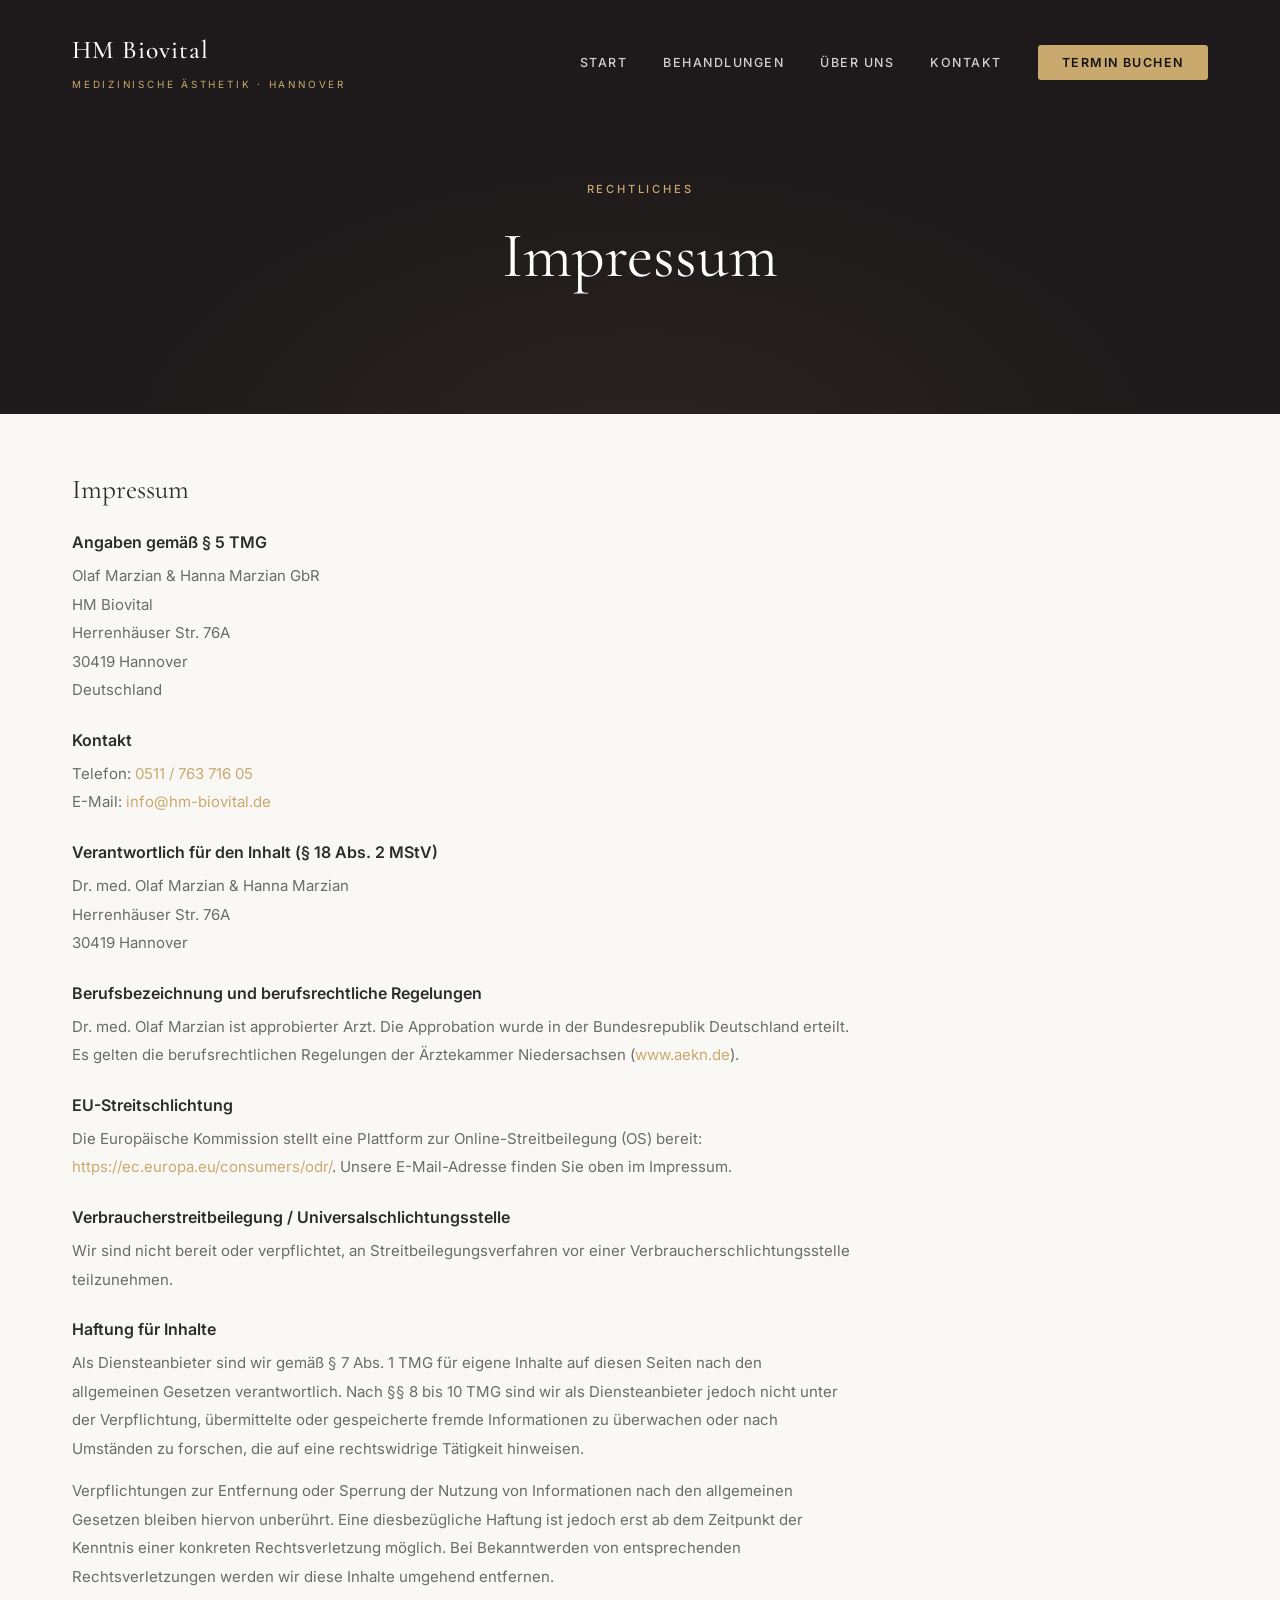
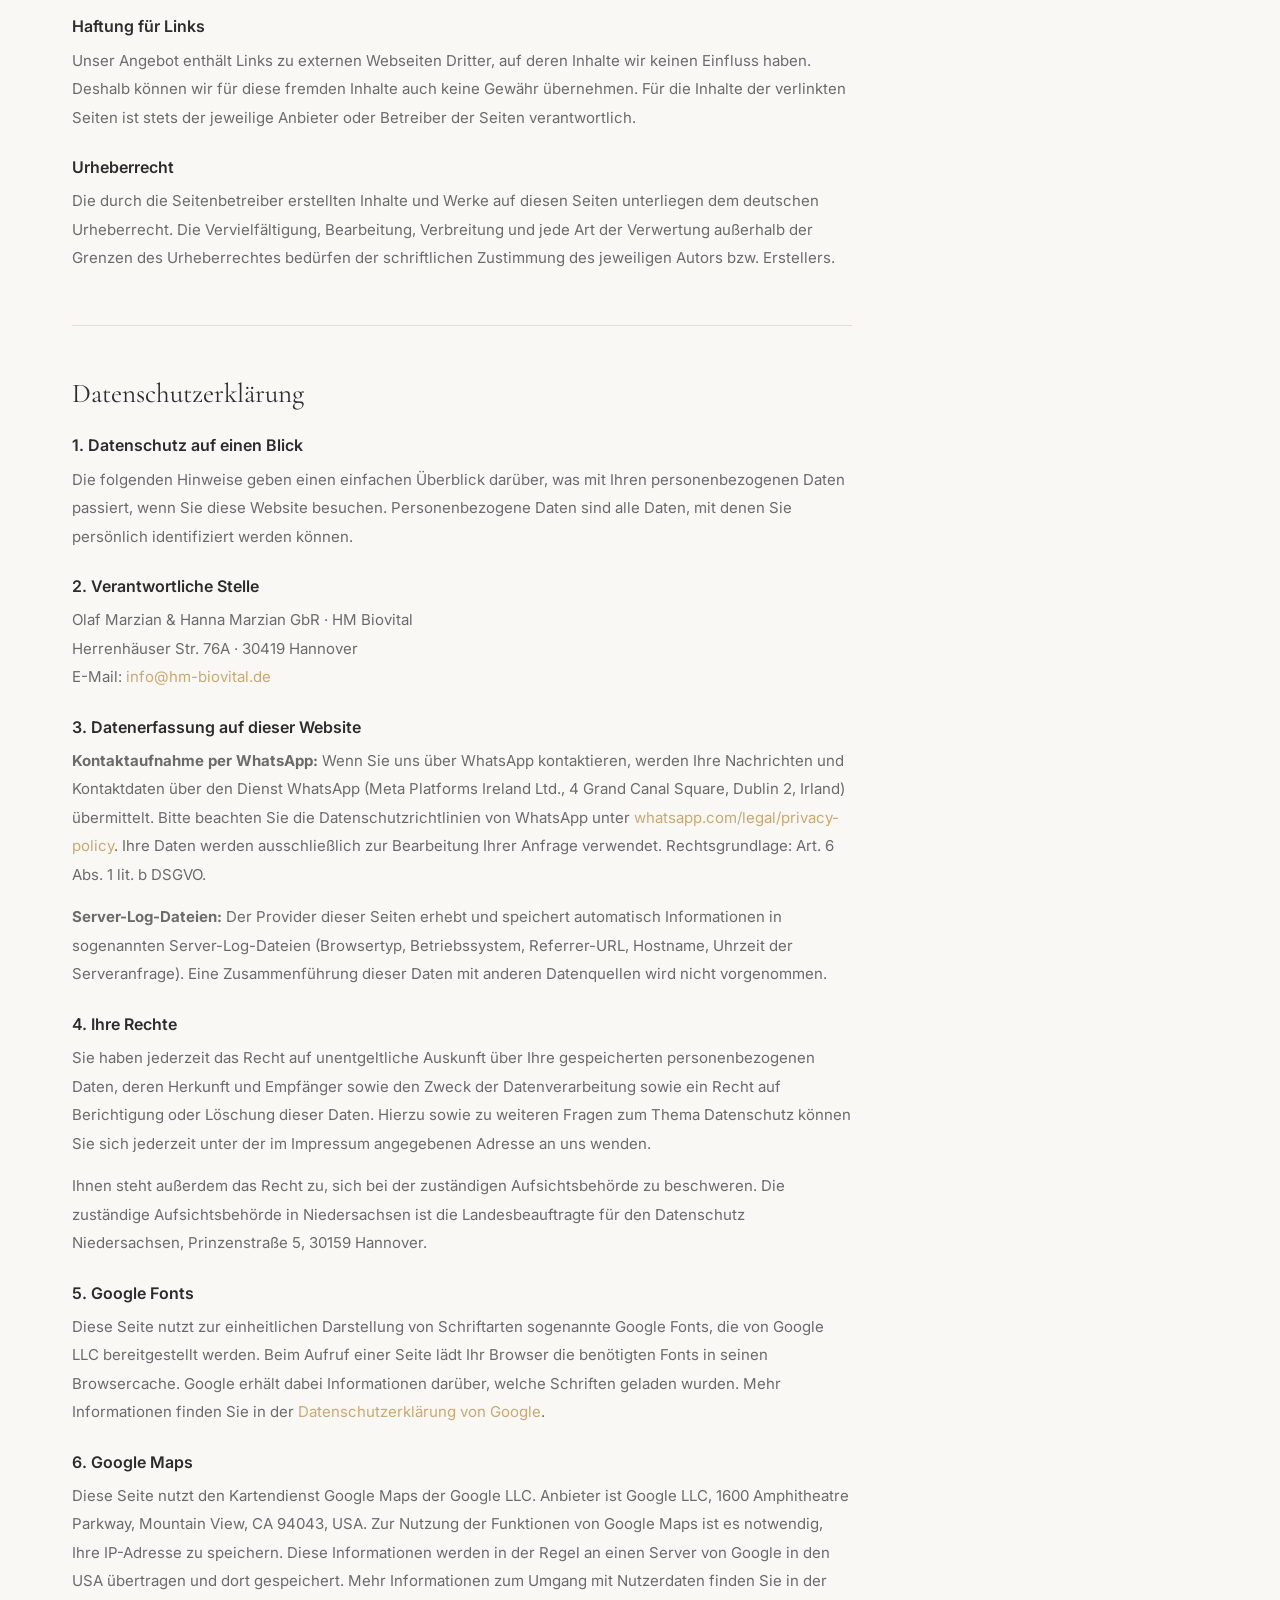
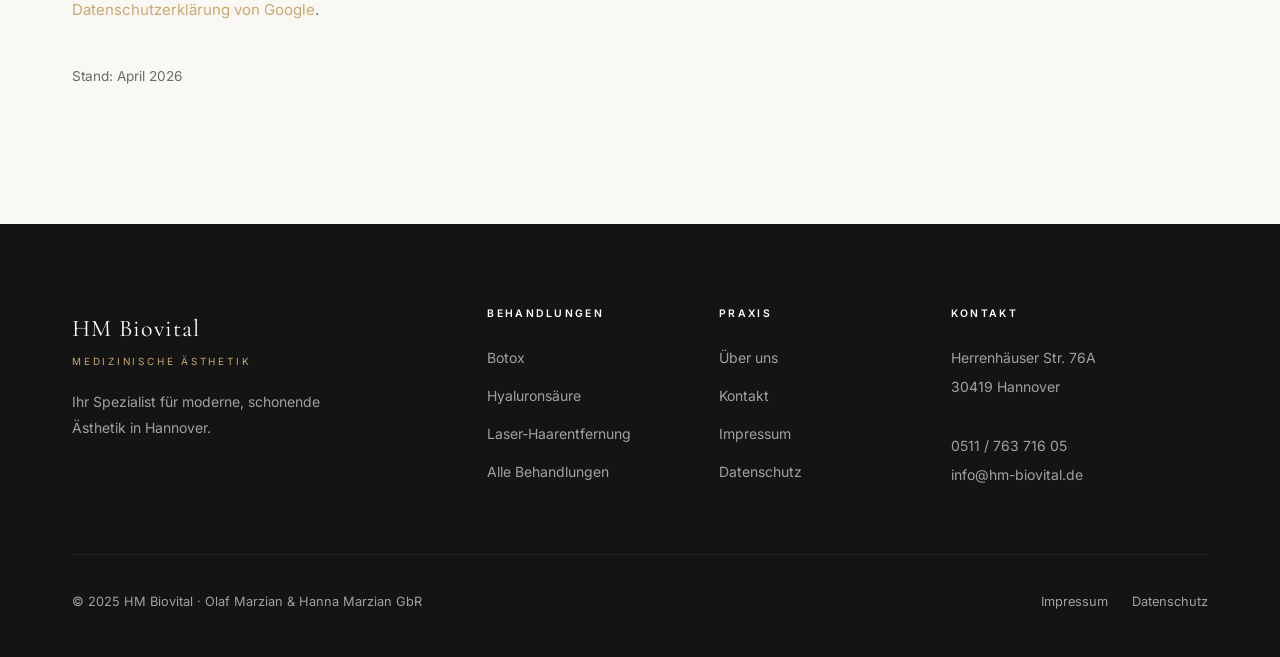
<file: impressum.html>
<!DOCTYPE html>
<html lang="de">
<head>
  <meta charset="UTF-8">
  <meta name="viewport" content="width=device-width, initial-scale=1.0">
  <title>Impressum &amp; Datenschutz – HM Biovital Hannover</title>
  <meta name="robots" content="noindex, nofollow">
  <link rel="preconnect" href="https://fonts.googleapis.com">
  <link rel="preconnect" href="https://fonts.gstatic.com" crossorigin>
  <link href="https://fonts.googleapis.com/css2?family=Cormorant+Garamond:ital,wght@0,300;0,400;0,500;0,600;1,300;1,400;1,500&family=Inter:wght@300;400;500;600&display=swap" rel="stylesheet">
  <link rel="stylesheet" href="css/style.css">
</head>
<body>

  <!-- HEADER -->
  <header class="header scrolled">
    <div class="header-inner">
      <a href="index.html" class="logo">
        <div class="logo-name">HM Biovital</div>
        <div class="logo-tagline">Medizinische Ästhetik · Hannover</div>
      </a>
      <nav aria-label="Hauptnavigation">
        <ul class="nav-links">
          <li><a href="index.html">Start</a></li>
          <li><a href="behandlungen.html">Behandlungen</a></li>
          <li><a href="ueber-uns.html">Über uns</a></li>
          <li><a href="kontakt.html">Kontakt</a></li>
          <li><a href="kontakt.html" class="nav-cta">Termin buchen</a></li>
        </ul>
      </nav>
      <button class="hamburger" aria-label="Menü öffnen">
        <span></span><span></span><span></span>
      </button>
    </div>
  </header>

  <!-- MOBILE NAV -->
  <div class="mobile-nav" role="dialog" aria-label="Navigation">
    <button class="mobile-nav-close" aria-label="Menü schließen">✕</button>
    <a href="index.html">Start</a>
    <a href="behandlungen.html">Behandlungen</a>
    <a href="ueber-uns.html">Über uns</a>
    <a href="kontakt.html">Kontakt</a>
    <a href="kontakt.html" class="btn btn-gold" style="margin-top: 16px;">Termin buchen</a>
  </div>

  <!-- PAGE HERO -->
  <section class="page-hero">
    <div class="container">
      <span class="eyebrow">Rechtliches</span>
      <h1>Impressum</h1>
    </div>
  </section>


  <!-- IMPRESSUM CONTENT -->
  <section class="impressum-section">
    <div class="container">
      <div class="impressum-content">

        <h2>Impressum</h2>

        <h3>Angaben gemäß § 5 TMG</h3>
        <address>
          Olaf Marzian &amp; Hanna Marzian GbR<br>
          HM Biovital<br>
          Herrenhäuser Str. 76A<br>
          30419 Hannover<br>
          Deutschland
        </address>

        <h3>Kontakt</h3>
        <p>
          Telefon: <a href="tel:+4951176371605">0511 / 763 716 05</a><br>
          E-Mail: <a href="mailto:info@hm-biovital.de">info@hm-biovital.de</a>
        </p>

        <h3>Verantwortlich für den Inhalt (§ 18 Abs. 2 MStV)</h3>
        <address>
          Dr. med. Olaf Marzian &amp; Hanna Marzian<br>
          Herrenhäuser Str. 76A<br>
          30419 Hannover
        </address>

        <h3>Berufsbezeichnung und berufsrechtliche Regelungen</h3>
        <p>
          Dr. med. Olaf Marzian ist approbierter Arzt. Die Approbation wurde in der
          Bundesrepublik Deutschland erteilt. Es gelten die berufsrechtlichen Regelungen der
          Ärztekammer Niedersachsen (<a href="https://www.aekn.de" target="_blank" rel="noopener">www.aekn.de</a>).
        </p>

        <h3>EU-Streitschlichtung</h3>
        <p>
          Die Europäische Kommission stellt eine Plattform zur Online-Streitbeilegung (OS) bereit:
          <a href="https://ec.europa.eu/consumers/odr/" target="_blank" rel="noopener">https://ec.europa.eu/consumers/odr/</a>.
          Unsere E-Mail-Adresse finden Sie oben im Impressum.
        </p>

        <h3>Verbraucherstreitbeilegung / Universalschlichtungsstelle</h3>
        <p>
          Wir sind nicht bereit oder verpflichtet, an Streitbeilegungsverfahren vor einer
          Verbraucherschlichtungsstelle teilzunehmen.
        </p>

        <h3>Haftung für Inhalte</h3>
        <p>
          Als Diensteanbieter sind wir gemäß § 7 Abs. 1 TMG für eigene Inhalte auf diesen
          Seiten nach den allgemeinen Gesetzen verantwortlich. Nach §§ 8 bis 10 TMG sind wir
          als Diensteanbieter jedoch nicht unter der Verpflichtung, übermittelte oder
          gespeicherte fremde Informationen zu überwachen oder nach Umständen zu forschen,
          die auf eine rechtswidrige Tätigkeit hinweisen.
        </p>
        <p>
          Verpflichtungen zur Entfernung oder Sperrung der Nutzung von Informationen nach
          den allgemeinen Gesetzen bleiben hiervon unberührt. Eine diesbezügliche Haftung
          ist jedoch erst ab dem Zeitpunkt der Kenntnis einer konkreten Rechtsverletzung möglich.
          Bei Bekanntwerden von entsprechenden Rechtsverletzungen werden wir diese Inhalte
          umgehend entfernen.
        </p>

        <h3>Haftung für Links</h3>
        <p>
          Unser Angebot enthält Links zu externen Webseiten Dritter, auf deren Inhalte wir
          keinen Einfluss haben. Deshalb können wir für diese fremden Inhalte auch keine
          Gewähr übernehmen. Für die Inhalte der verlinkten Seiten ist stets der jeweilige
          Anbieter oder Betreiber der Seiten verantwortlich.
        </p>

        <h3>Urheberrecht</h3>
        <p>
          Die durch die Seitenbetreiber erstellten Inhalte und Werke auf diesen Seiten
          unterliegen dem deutschen Urheberrecht. Die Vervielfältigung, Bearbeitung,
          Verbreitung und jede Art der Verwertung außerhalb der Grenzen des Urheberrechtes
          bedürfen der schriftlichen Zustimmung des jeweiligen Autors bzw. Erstellers.


        </p>


        <!-- DATENSCHUTZ -->
        <h2 id="datenschutz">Datenschutzerklärung</h2>

        <h3>1. Datenschutz auf einen Blick</h3>
        <p>
          Die folgenden Hinweise geben einen einfachen Überblick darüber, was mit Ihren
          personenbezogenen Daten passiert, wenn Sie diese Website besuchen. Personenbezogene
          Daten sind alle Daten, mit denen Sie persönlich identifiziert werden können.
        </p>

        <h3>2. Verantwortliche Stelle</h3>
        <address>
          Olaf Marzian &amp; Hanna Marzian GbR · HM Biovital<br>
          Herrenhäuser Str. 76A · 30419 Hannover<br>
          E-Mail: <a href="mailto:info@hm-biovital.de">info@hm-biovital.de</a>
        </address>

        <h3>3. Datenerfassung auf dieser Website</h3>
        <p>
          <strong>Kontaktaufnahme per WhatsApp:</strong> Wenn Sie uns über WhatsApp kontaktieren,
          werden Ihre Nachrichten und Kontaktdaten über den Dienst WhatsApp (Meta Platforms Ireland Ltd.,
          4 Grand Canal Square, Dublin 2, Irland) übermittelt. Bitte beachten Sie die
          Datenschutzrichtlinien von WhatsApp unter
          <a href="https://www.whatsapp.com/legal/privacy-policy" target="_blank" rel="noopener">whatsapp.com/legal/privacy-policy</a>.
          Ihre Daten werden ausschließlich zur Bearbeitung Ihrer Anfrage verwendet.
          Rechtsgrundlage: Art. 6 Abs. 1 lit. b DSGVO.
        </p>
        <p>
          <strong>Server-Log-Dateien:</strong> Der Provider dieser Seiten erhebt und speichert
          automatisch Informationen in sogenannten Server-Log-Dateien (Browsertyp, Betriebssystem,
          Referrer-URL, Hostname, Uhrzeit der Serveranfrage). Eine Zusammenführung dieser Daten
          mit anderen Datenquellen wird nicht vorgenommen.
        </p>

        <h3>4. Ihre Rechte</h3>
        <p>
          Sie haben jederzeit das Recht auf unentgeltliche Auskunft über Ihre gespeicherten
          personenbezogenen Daten, deren Herkunft und Empfänger sowie den Zweck der Datenverarbeitung
          sowie ein Recht auf Berichtigung oder Löschung dieser Daten. Hierzu sowie zu weiteren
          Fragen zum Thema Datenschutz können Sie sich jederzeit unter der im Impressum angegebenen
          Adresse an uns wenden.
        </p>
        <p>
          Ihnen steht außerdem das Recht zu, sich bei der zuständigen Aufsichtsbehörde zu beschweren.
          Die zuständige Aufsichtsbehörde in Niedersachsen ist die Landesbeauftragte für den
          Datenschutz Niedersachsen, Prinzenstraße 5, 30159 Hannover.
        </p>

        <h3>5. Google Fonts</h3>
        <p>
          Diese Seite nutzt zur einheitlichen Darstellung von Schriftarten sogenannte Google Fonts,
          die von Google LLC bereitgestellt werden. Beim Aufruf einer Seite lädt Ihr Browser die
          benötigten Fonts in seinen Browsercache. Google erhält dabei Informationen darüber,
          welche Schriften geladen wurden. Mehr Informationen finden Sie in der
          <a href="https://policies.google.com/privacy" target="_blank" rel="noopener">Datenschutzerklärung von Google</a>.
        </p>

        <h3>6. Google Maps</h3>
        <p>
          Diese Seite nutzt den Kartendienst Google Maps der Google LLC. Anbieter ist Google LLC,
          1600 Amphitheatre Parkway, Mountain View, CA 94043, USA. Zur Nutzung der Funktionen von
          Google Maps ist es notwendig, Ihre IP-Adresse zu speichern. Diese Informationen werden in
          der Regel an einen Server von Google in den USA übertragen und dort gespeichert.
          Mehr Informationen zum Umgang mit Nutzerdaten finden Sie in der
          <a href="https://policies.google.com/privacy" target="_blank" rel="noopener">Datenschutzerklärung von Google</a>.
        </p>

        <p style="margin-top: 40px; font-size: 0.85rem; color: var(--text-light);">
          Stand: April 2026
        </p>

      </div>
    </div>
  </section>


  <!-- FOOTER -->
  <footer class="footer">
    <div class="container">
      <div class="footer-inner">
        <div class="footer-brand">
          <div class="footer-brand-name">HM Biovital</div>
          <div class="footer-brand-tag">Medizinische Ästhetik</div>
          <p>Ihr Spezialist für moderne, schonende Ästhetik in Hannover.</p>
        </div>
        <div class="footer-col">
          <h4>Behandlungen</h4>
          <ul class="footer-links">
            <li><a href="behandlungen.html#botox">Botox</a></li>
            <li><a href="behandlungen.html#hyaluron">Hyaluronsäure</a></li>
            <li><a href="behandlungen.html#laser-haar">Laser-Haarentfernung</a></li>
            <li><a href="behandlungen.html">Alle Behandlungen</a></li>
          </ul>
        </div>
        <div class="footer-col">
          <h4>Praxis</h4>
          <ul class="footer-links">
            <li><a href="ueber-uns.html">Über uns</a></li>
            <li><a href="kontakt.html">Kontakt</a></li>
            <li><a href="impressum.html">Impressum</a></li>
            <li><a href="impressum.html#datenschutz">Datenschutz</a></li>
          </ul>
        </div>
        <div class="footer-col">
          <h4>Kontakt</h4>
          <address class="footer-address">
            Herrenhäuser Str. 76A<br>30419 Hannover<br><br>
            <a href="tel:+4951176371605">0511 / 763 716 05</a><br>
            <a href="mailto:info@hm-biovital.de">info@hm-biovital.de</a>
          </address>
        </div>
      </div>
      <div class="footer-bottom">
        <span>© 2025 HM Biovital · Olaf Marzian &amp; Hanna Marzian GbR</span>
        <div class="footer-bottom-links">
          <a href="impressum.html">Impressum</a>
          <a href="impressum.html#datenschutz">Datenschutz</a>
        </div>
      </div>
    </div>
  </footer>

  <script src="js/main.js"></script>
</body>
</html>
</file>
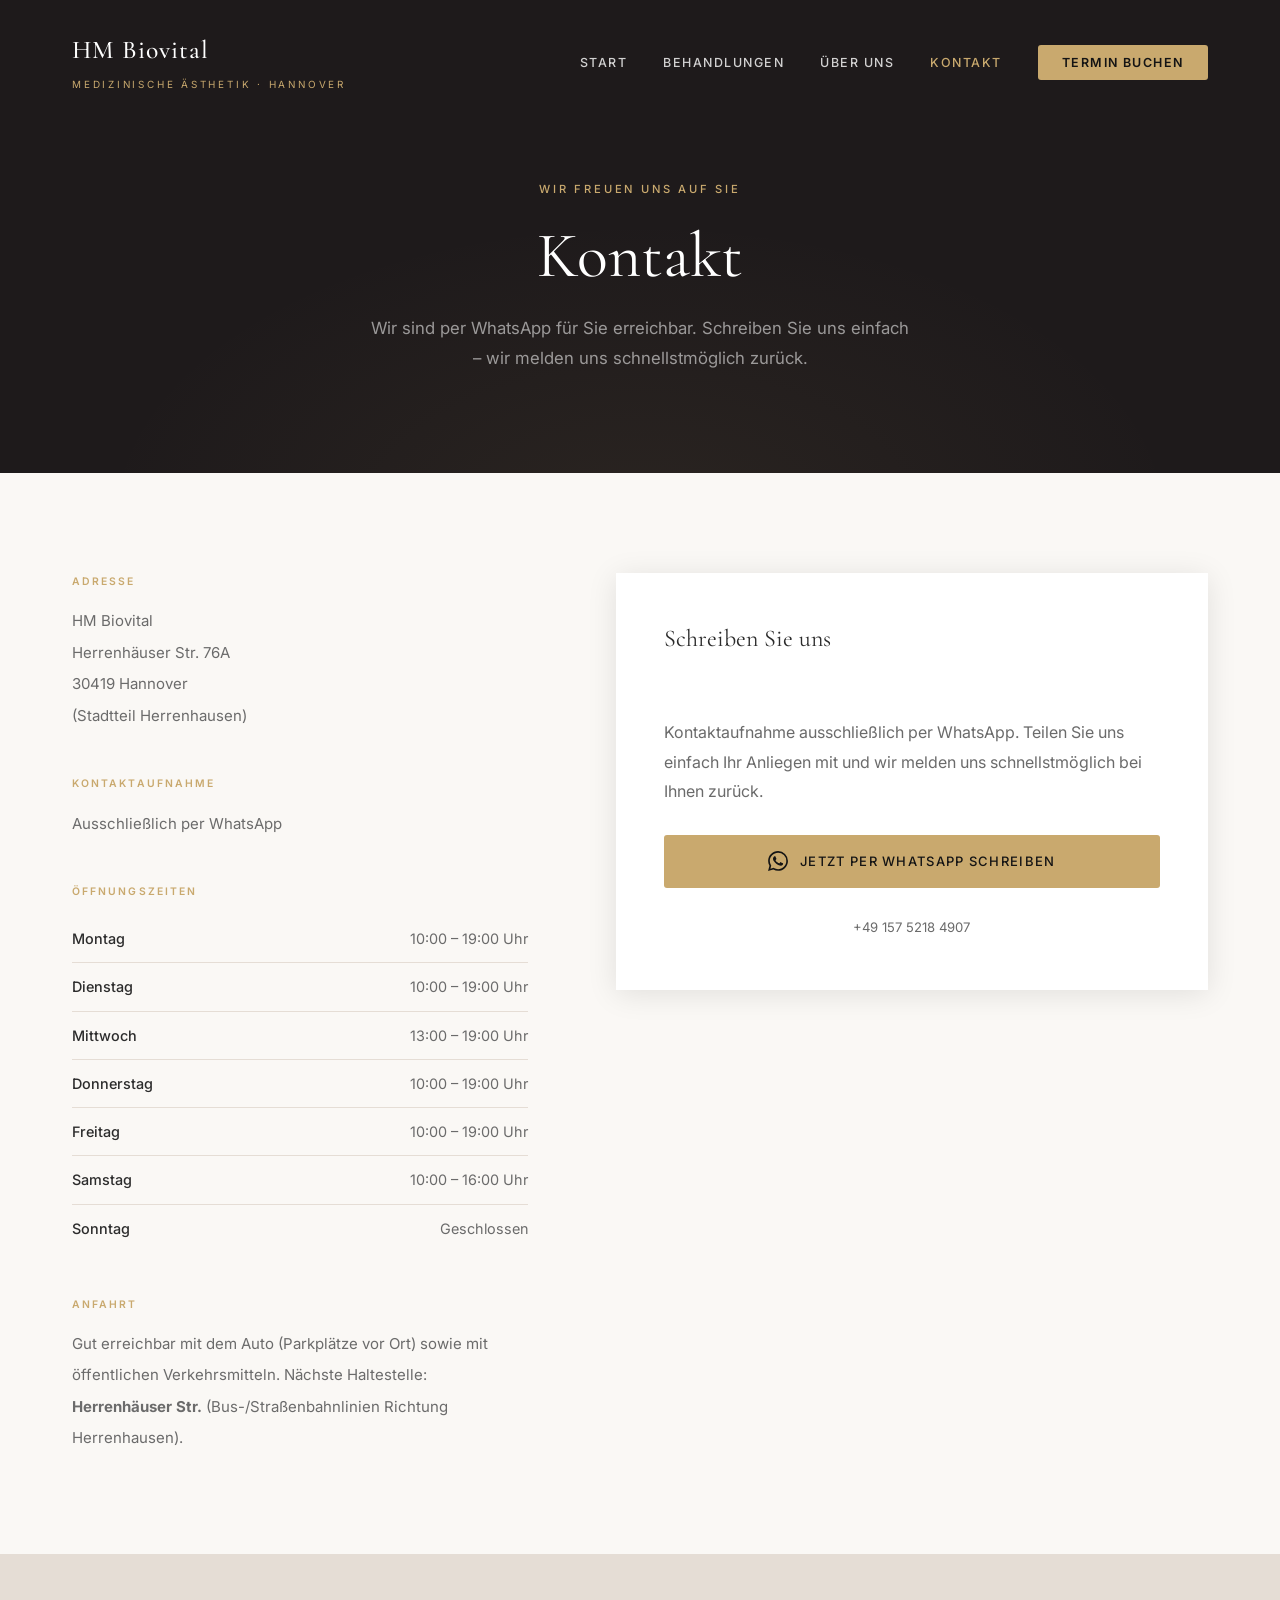
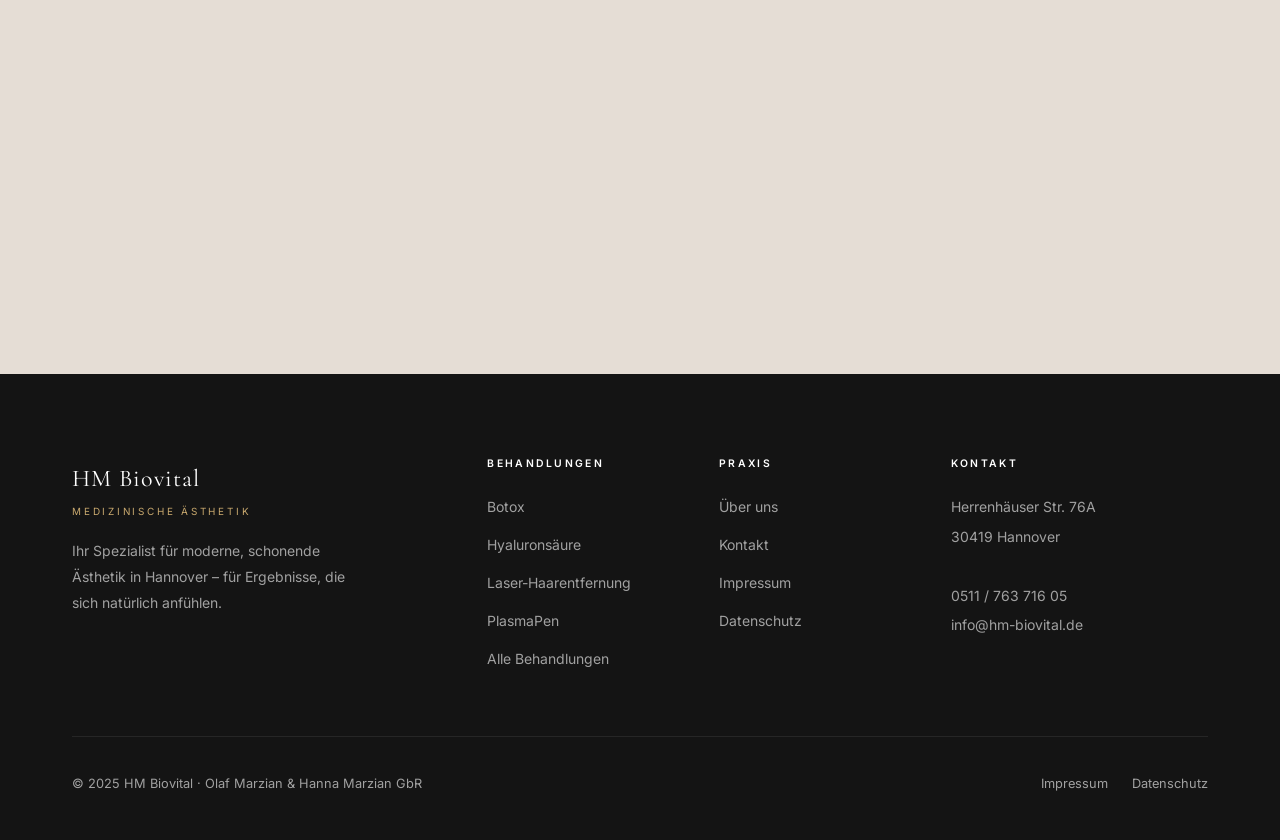
<file: kontakt.html>
<!DOCTYPE html>
<html lang="de">
<head>
  <meta charset="UTF-8">
  <meta name="viewport" content="width=device-width, initial-scale=1.0">
  <title>Kontakt – HM Biovital Hannover</title>
  <meta name="description" content="Kontakt zu HM Biovital Hannover. Herrenhäuser Str. 76A, 30419 Hannover. Kontaktaufnahme ausschließlich per WhatsApp.">
  <link rel="preconnect" href="https://fonts.googleapis.com">
  <link rel="preconnect" href="https://fonts.gstatic.com" crossorigin>
  <link href="https://fonts.googleapis.com/css2?family=Cormorant+Garamond:ital,wght@0,300;0,400;0,500;0,600;1,300;1,400;1,500&family=Inter:wght@300;400;500;600&display=swap" rel="stylesheet">
  <link rel="stylesheet" href="css/style.css">
</head>
<body>

  <!-- HEADER -->
  <header class="header scrolled">
    <div class="header-inner">
      <a href="index.html" class="logo">
        <div class="logo-name">HM Biovital</div>
        <div class="logo-tagline">Medizinische Ästhetik · Hannover</div>
      </a>
      <nav aria-label="Hauptnavigation">
        <ul class="nav-links">
          <li><a href="index.html">Start</a></li>
          <li><a href="behandlungen.html">Behandlungen</a></li>
          <li><a href="ueber-uns.html">Über uns</a></li>
          <li><a href="kontakt.html">Kontakt</a></li>
          <li><a href="kontakt.html" class="nav-cta">Termin buchen</a></li>
        </ul>
      </nav>
      <button class="hamburger" aria-label="Menü öffnen">
        <span></span><span></span><span></span>
      </button>
    </div>
  </header>

  <!-- MOBILE NAV -->
  <div class="mobile-nav" role="dialog" aria-label="Navigation">
    <button class="mobile-nav-close" aria-label="Menü schließen">✕</button>
    <a href="index.html">Start</a>
    <a href="behandlungen.html">Behandlungen</a>
    <a href="ueber-uns.html">Über uns</a>
    <a href="kontakt.html">Kontakt</a>
    <a href="kontakt.html" class="btn btn-gold" style="margin-top: 16px;">Termin buchen</a>
  </div>

  <!-- PAGE HERO -->
  <section class="page-hero">
    <div class="container">
      <span class="eyebrow">Wir freuen uns auf Sie</span>
      <h1>Kontakt</h1>
      <p>Wir sind per WhatsApp für Sie erreichbar. Schreiben Sie uns einfach – wir melden uns schnellstmöglich zurück.</p>
    </div>
  </section>


  <!-- KONTAKT SECTION -->
  <section class="kontakt-section">
    <div class="container">
      <div class="kontakt-grid">

        <!-- INFO -->
        <div class="kontakt-info">

          <div class="kontakt-block reveal">
            <div class="kontakt-block-label">Adresse</div>
            <address>
              HM Biovital<br>
              Herrenhäuser Str. 76A<br>
              30419 Hannover<br>
              (Stadtteil Herrenhausen)
            </address>
          </div>

          <div class="kontakt-block reveal reveal-delay-1">
            <div class="kontakt-block-label">Kontaktaufnahme</div>
            <p>Ausschließlich per WhatsApp</p>
          </div>

          <div class="kontakt-block reveal reveal-delay-2">
            <div class="kontakt-block-label">Öffnungszeiten</div>
            <table class="hours-table">
              <tr>
                <td>Montag</td>
                <td>10:00 – 19:00 Uhr</td>
              </tr>
              <tr>
                <td>Dienstag</td>
                <td>10:00 – 19:00 Uhr</td>
              </tr>
              <tr>
                <td>Mittwoch</td>
                <td>13:00 – 19:00 Uhr</td>
              </tr>
              <tr>
                <td>Donnerstag</td>
                <td>10:00 – 19:00 Uhr</td>
              </tr>
              <tr>
                <td>Freitag</td>
                <td>10:00 – 19:00 Uhr</td>
              </tr>
              <tr>
                <td>Samstag</td>
                <td>10:00 – 16:00 Uhr</td>
              </tr>
              <tr>
                <td>Sonntag</td>
                <td style="color: var(--text-light);">Geschlossen</td>
              </tr>
            </table>
          </div>

          <div class="kontakt-block reveal reveal-delay-3">
            <div class="kontakt-block-label">Anfahrt</div>
            <p>
              Gut erreichbar mit dem Auto (Parkplätze vor Ort) sowie mit
              öffentlichen Verkehrsmitteln. Nächste Haltestelle:
              <strong>Herrenhäuser Str.</strong> (Bus-/Straßenbahnlinien Richtung Herrenhausen).
            </p>
          </div>

        </div>

        <!-- WHATSAPP -->
        <div class="reveal reveal-delay-1">
          <div class="kontakt-form" style="display: flex; flex-direction: column; gap: 28px;">
            <h3>Schreiben Sie uns</h3>
            <p style="color: var(--text-light); line-height: 1.85;">
              Kontaktaufnahme ausschließlich per WhatsApp. Teilen Sie uns einfach Ihr Anliegen mit
              und wir melden uns schnellstmöglich bei Ihnen zurück.
            </p>
            <a href="https://wa.me/4915752184907" target="_blank" rel="noopener" class="btn btn-gold" style="width: 100%; justify-content: center; gap: 12px;">
              <svg xmlns="http://www.w3.org/2000/svg" width="20" height="20" viewBox="0 0 24 24" fill="currentColor" style="flex-shrink:0;">
                <path d="M17.472 14.382c-.297-.149-1.758-.867-2.03-.967-.273-.099-.471-.148-.67.15-.197.297-.767.966-.94 1.164-.173.199-.347.223-.644.075-.297-.15-1.255-.463-2.39-1.475-.883-.788-1.48-1.761-1.653-2.059-.173-.297-.018-.458.13-.606.134-.133.298-.347.446-.52.149-.174.198-.298.298-.497.099-.198.05-.371-.025-.52-.075-.149-.669-1.612-.916-2.207-.242-.579-.487-.5-.669-.51-.173-.008-.371-.01-.57-.01-.198 0-.52.074-.792.372-.272.297-1.04 1.016-1.04 2.479 0 1.462 1.065 2.875 1.213 3.074.149.198 2.096 3.2 5.077 4.487.709.306 1.262.489 1.694.625.712.227 1.36.195 1.871.118.571-.085 1.758-.719 2.006-1.413.248-.694.248-1.289.173-1.413-.074-.124-.272-.198-.57-.347m-5.421 7.403h-.004a9.87 9.87 0 01-5.031-1.378l-.361-.214-3.741.982.998-3.648-.235-.374a9.86 9.86 0 01-1.51-5.26c.001-5.45 4.436-9.884 9.888-9.884 2.64 0 5.122 1.03 6.988 2.898a9.825 9.825 0 012.893 6.994c-.003 5.45-4.437 9.884-9.885 9.884m8.413-18.297A11.815 11.815 0 0012.05 0C5.495 0 .16 5.335.157 11.892c0 2.096.547 4.142 1.588 5.945L.057 24l6.305-1.654a11.882 11.882 0 005.683 1.448h.005c6.554 0 11.89-5.335 11.893-11.893a11.821 11.821 0 00-3.48-8.413z"/>
              </svg>
              Jetzt per WhatsApp schreiben
            </a>
            <p style="font-size: 0.82rem; color: var(--text-light); text-align: center;">
              +49 157 5218 4907
            </p>
          </div>
        </div>

      </div>
    </div>
  </section>


  <!-- MAP -->
  <div class="map-section">
    <iframe
      src="https://www.google.com/maps/embed?pb=!1m18!1m12!1m3!1d2435.5!2d9.696!3d52.393!2m3!1f0!2f0!3f0!3m2!1i1024!2i768!4f13.1!3m3!1m2!1s0x0%3A0x0!2zSGVycmVuaMOkdXNlciBTdHIuIDc2QSwgMzA0MTkgSGFubm92ZXI!5e0!3m2!1sde!2sde!4v1"
      allowfullscreen=""
      loading="lazy"
      referrerpolicy="no-referrer-when-downgrade"
      title="Standort HM Biovital Hannover">
    </iframe>
  </div>


  <!-- FOOTER -->
  <footer class="footer">
    <div class="container">
      <div class="footer-inner">
        <div class="footer-brand">
          <div class="footer-brand-name">HM Biovital</div>
          <div class="footer-brand-tag">Medizinische Ästhetik</div>
          <p>Ihr Spezialist für moderne, schonende Ästhetik in Hannover – für Ergebnisse, die sich natürlich anfühlen.</p>
        </div>
        <div class="footer-col">
          <h4>Behandlungen</h4>
          <ul class="footer-links">
            <li><a href="behandlungen.html#botox">Botox</a></li>
            <li><a href="behandlungen.html#hyaluron">Hyaluronsäure</a></li>
            <li><a href="behandlungen.html#laser-haar">Laser-Haarentfernung</a></li>
            <li><a href="behandlungen.html#plasmapen">PlasmaPen</a></li>
            <li><a href="behandlungen.html">Alle Behandlungen</a></li>
          </ul>
        </div>
        <div class="footer-col">
          <h4>Praxis</h4>
          <ul class="footer-links">
            <li><a href="ueber-uns.html">Über uns</a></li>
            <li><a href="kontakt.html">Kontakt</a></li>
            <li><a href="impressum.html">Impressum</a></li>
            <li><a href="impressum.html#datenschutz">Datenschutz</a></li>
          </ul>
        </div>
        <div class="footer-col">
          <h4>Kontakt</h4>
          <address class="footer-address">
            Herrenhäuser Str. 76A<br>30419 Hannover<br><br>
            <a href="tel:+4951176371605">0511 / 763 716 05</a><br>
            <a href="mailto:info@hm-biovital.de">info@hm-biovital.de</a>
          </address>
        </div>
      </div>
      <div class="footer-bottom">
        <span>© 2025 HM Biovital · Olaf Marzian &amp; Hanna Marzian GbR</span>
        <div class="footer-bottom-links">
          <a href="impressum.html">Impressum</a>
          <a href="impressum.html#datenschutz">Datenschutz</a>
        </div>
      </div>
    </div>
  </footer>

  <script src="js/main.js"></script>
</body>
</html>
</file>
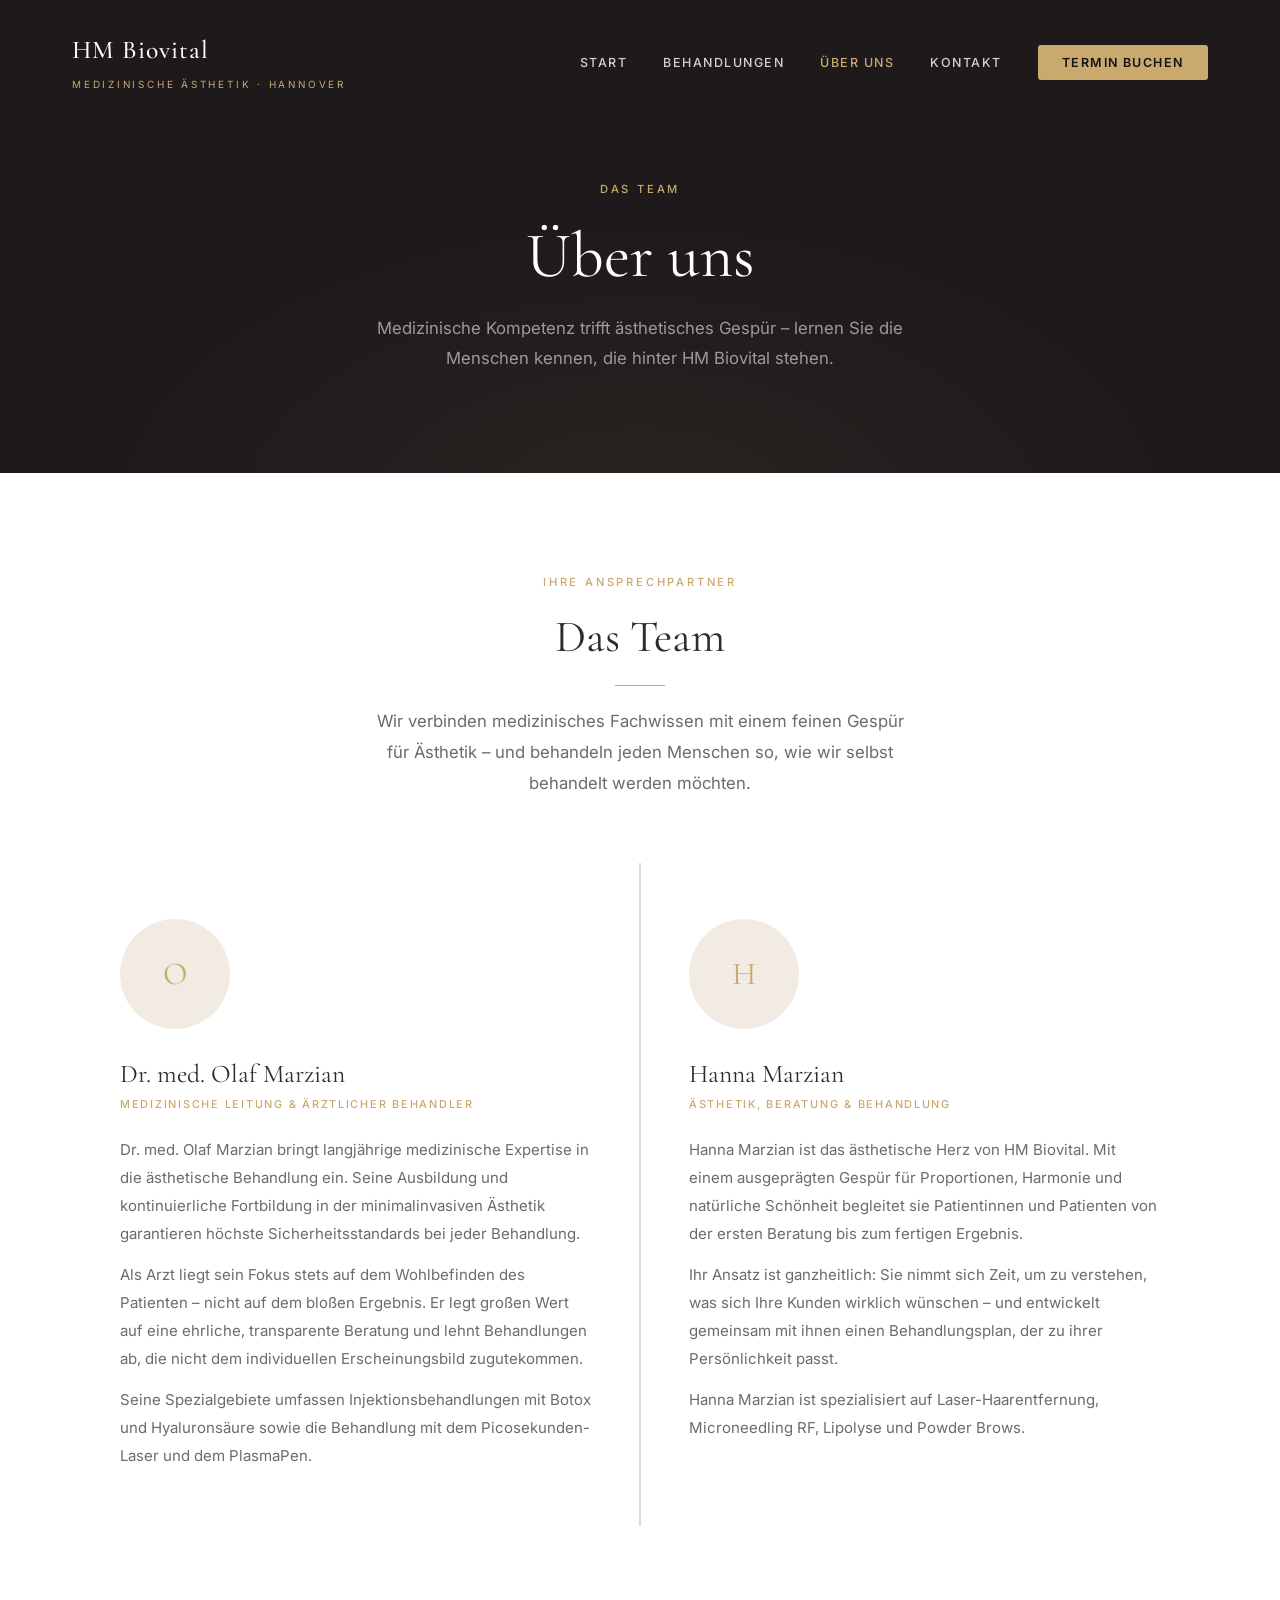
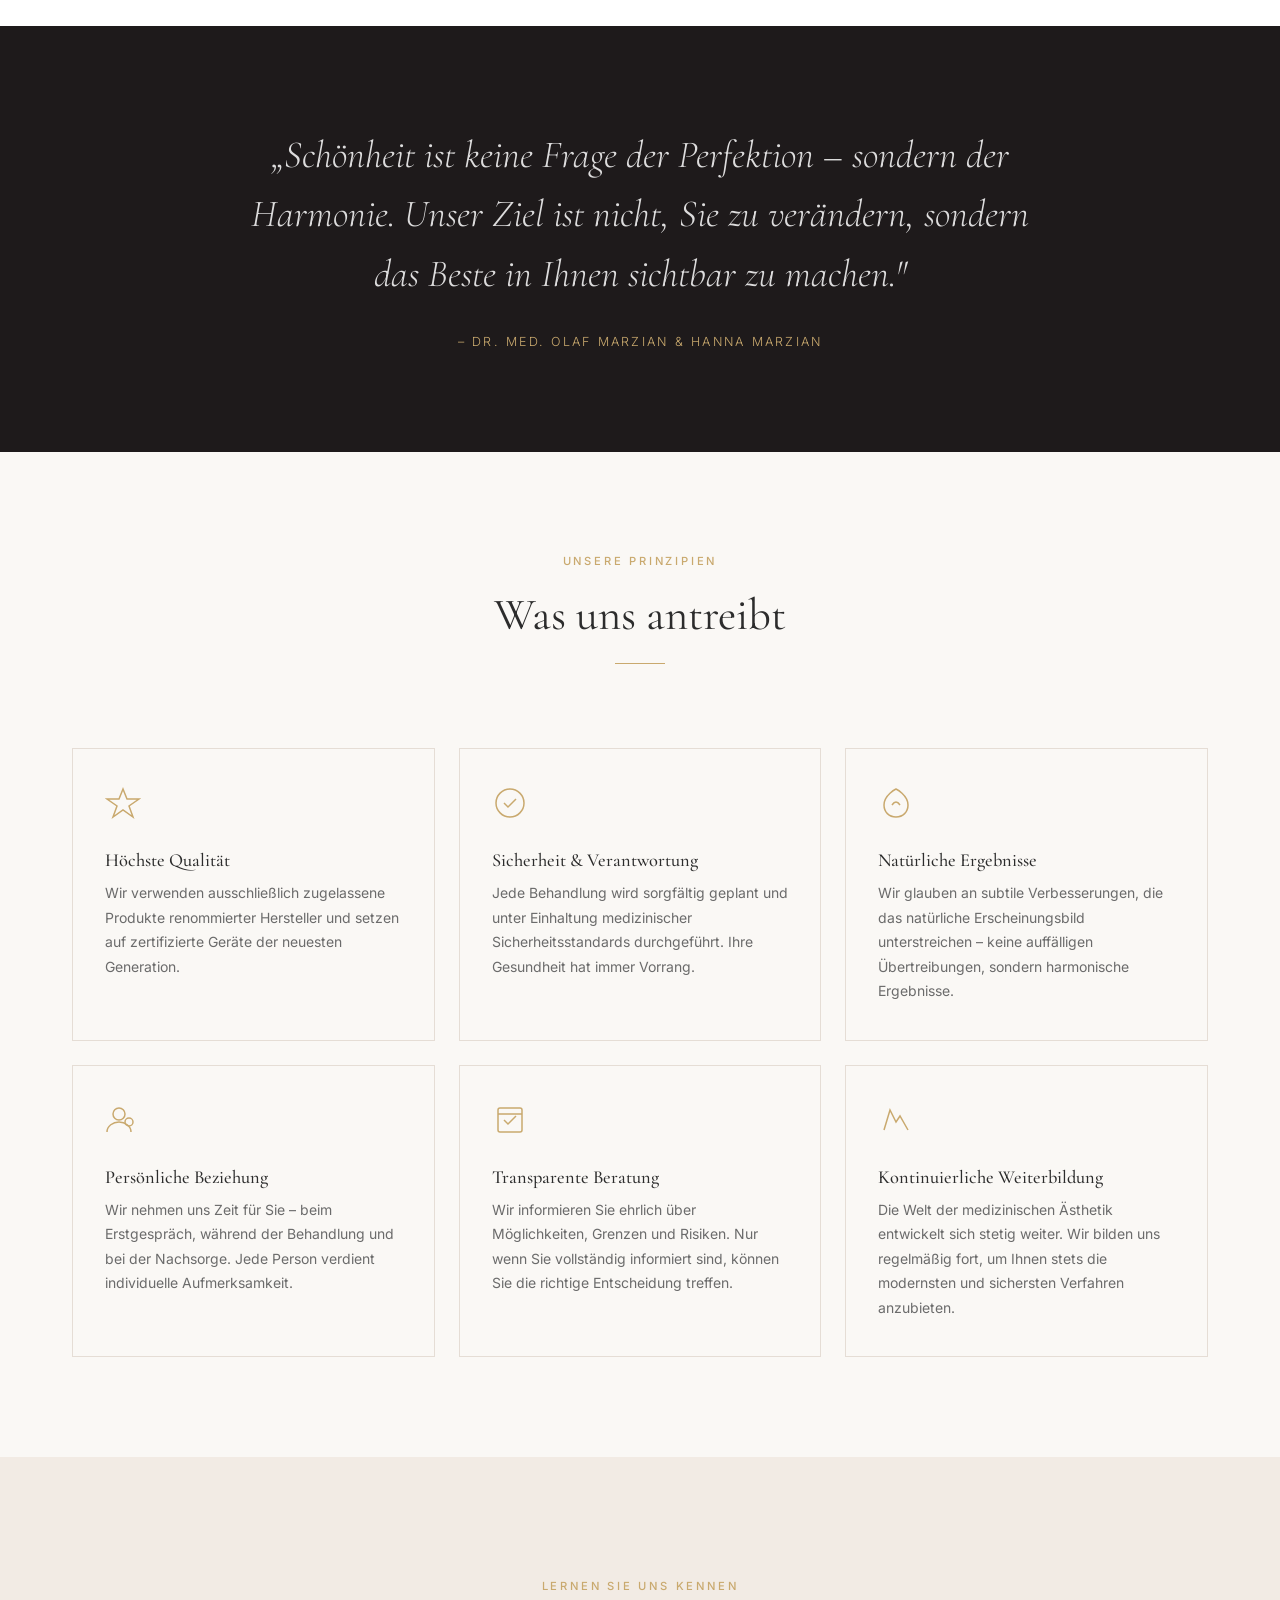
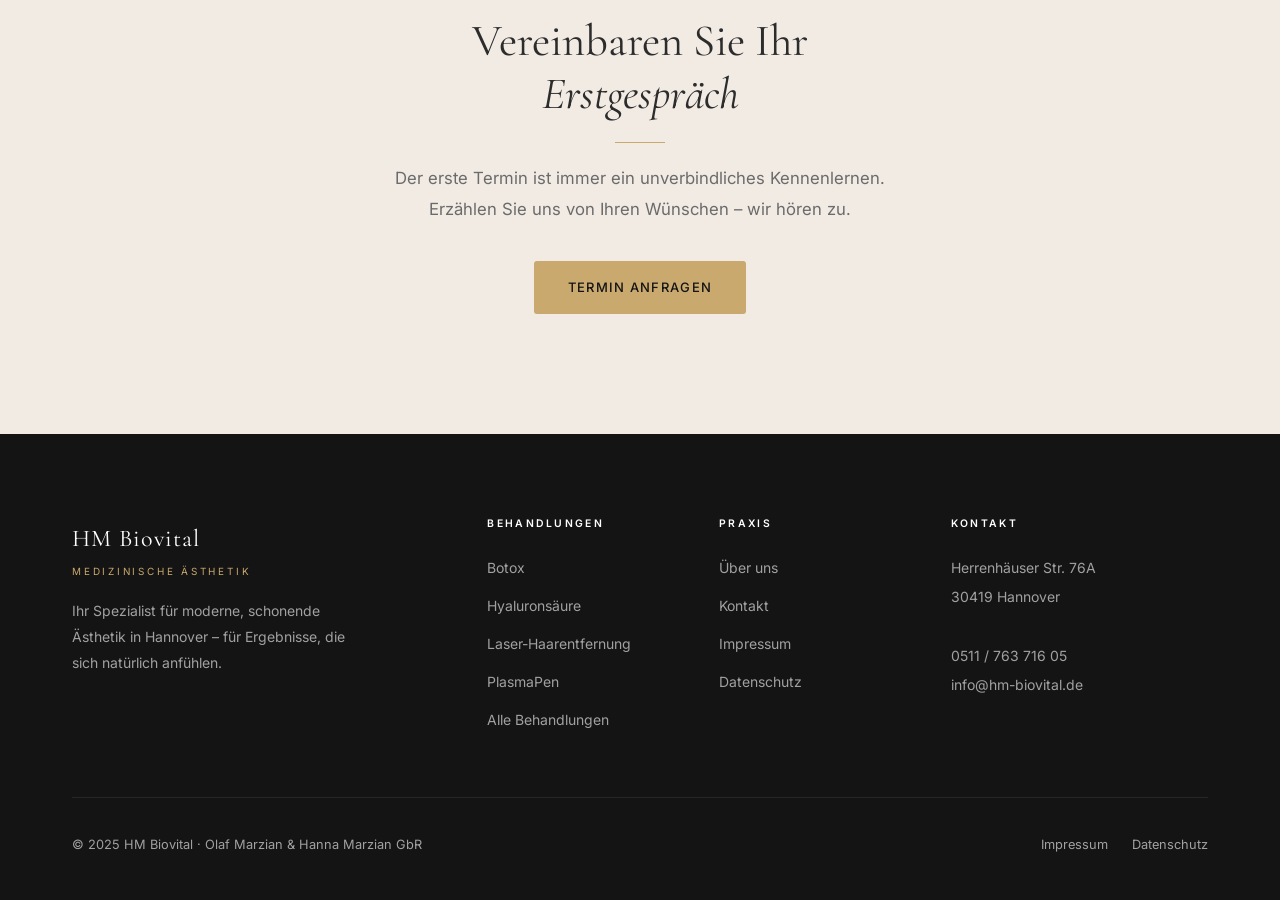
<file: ueber-uns.html>
<!DOCTYPE html>
<html lang="de">
<head>
  <meta charset="UTF-8">
  <meta name="viewport" content="width=device-width, initial-scale=1.0">
  <title>Über uns – HM Biovital Hannover</title>
  <meta name="description" content="Dr. med. Olaf Marzian und Hanna Marzian – das Team hinter HM Biovital in Hannover. Erfahren Sie mehr über unsere Philosophie und Expertise.">
  <link rel="preconnect" href="https://fonts.googleapis.com">
  <link rel="preconnect" href="https://fonts.gstatic.com" crossorigin>
  <link href="https://fonts.googleapis.com/css2?family=Cormorant+Garamond:ital,wght@0,300;0,400;0,500;0,600;1,300;1,400;1,500&family=Inter:wght@300;400;500;600&display=swap" rel="stylesheet">
  <link rel="stylesheet" href="css/style.css">
</head>
<body>

  <!-- HEADER -->
  <header class="header scrolled">
    <div class="header-inner">
      <a href="index.html" class="logo">
        <div class="logo-name">HM Biovital</div>
        <div class="logo-tagline">Medizinische Ästhetik · Hannover</div>
      </a>
      <nav aria-label="Hauptnavigation">
        <ul class="nav-links">
          <li><a href="index.html">Start</a></li>
          <li><a href="behandlungen.html">Behandlungen</a></li>
          <li><a href="ueber-uns.html">Über uns</a></li>
          <li><a href="kontakt.html">Kontakt</a></li>
          <li><a href="kontakt.html" class="nav-cta">Termin buchen</a></li>
        </ul>
      </nav>
      <button class="hamburger" aria-label="Menü öffnen">
        <span></span><span></span><span></span>
      </button>
    </div>
  </header>

  <!-- MOBILE NAV -->
  <div class="mobile-nav" role="dialog" aria-label="Navigation">
    <button class="mobile-nav-close" aria-label="Menü schließen">✕</button>
    <a href="index.html">Start</a>
    <a href="behandlungen.html">Behandlungen</a>
    <a href="ueber-uns.html">Über uns</a>
    <a href="kontakt.html">Kontakt</a>
    <a href="kontakt.html" class="btn btn-gold" style="margin-top: 16px;">Termin buchen</a>
  </div>

  <!-- PAGE HERO -->
  <section class="page-hero">
    <div class="container">
      <span class="eyebrow">Das Team</span>
      <h1>Über uns</h1>
      <p>Medizinische Kompetenz trifft ästhetisches Gespür – lernen Sie die Menschen kennen, die hinter HM Biovital stehen.</p>
    </div>
  </section>


  <!-- TEAM -->
  <section class="team-section">
    <div class="container">
      <div class="section-header center reveal">
        <span class="eyebrow">Ihre Ansprechpartner</span>
        <h2>Das Team</h2>
        <div class="gold-line center"></div>
        <p class="section-desc" style="text-align: center;">
          Wir verbinden medizinisches Fachwissen mit einem feinen Gespür für
          Ästhetik – und behandeln jeden Menschen so, wie wir selbst behandelt
          werden möchten.
        </p>
      </div>

      <div class="team-grid">
        <div class="team-card reveal">
          <div class="team-photo">O</div>
          <h3>Dr. med. Olaf Marzian</h3>
          <div class="team-role">Medizinische Leitung &amp; Ärztlicher Behandler</div>
          <p>
            Dr. med. Olaf Marzian bringt langjährige medizinische Expertise in die
            ästhetische Behandlung ein. Seine Ausbildung und kontinuierliche Fortbildung
            in der minimalinvasiven Ästhetik garantieren höchste Sicherheitsstandards
            bei jeder Behandlung.
          </p>
          <p>
            Als Arzt liegt sein Fokus stets auf dem Wohlbefinden des Patienten –
            nicht auf dem bloßen Ergebnis. Er legt großen Wert auf eine ehrliche,
            transparente Beratung und lehnt Behandlungen ab, die nicht dem individuellen
            Erscheinungsbild zugutekommen.
          </p>
          <p>
            Seine Spezialgebiete umfassen Injektionsbehandlungen mit Botox und
            Hyaluronsäure sowie die Behandlung mit dem Picosekunden-Laser und dem
            PlasmaPen.
          </p>
        </div>

        <div class="team-card reveal reveal-delay-1">
          <div class="team-photo">H</div>
          <h3>Hanna Marzian</h3>
          <div class="team-role">Ästhetik, Beratung &amp; Behandlung</div>
          <p>
            Hanna Marzian ist das ästhetische Herz von HM Biovital. Mit einem
            ausgeprägten Gespür für Proportionen, Harmonie und natürliche Schönheit
            begleitet sie Patientinnen und Patienten von der ersten Beratung bis
            zum fertigen Ergebnis.
          </p>
          <p>
            Ihr Ansatz ist ganzheitlich: Sie nimmt sich Zeit, um zu verstehen,
            was sich Ihre Kunden wirklich wünschen – und entwickelt gemeinsam
            mit ihnen einen Behandlungsplan, der zu ihrer Persönlichkeit passt.
          </p>
          <p>
            Hanna Marzian ist spezialisiert auf Laser-Haarentfernung, Microneedling RF,
            Lipolyse und Powder Brows.
          </p>
        </div>
      </div>
    </div>
  </section>


  <!-- PHILOSOPHY -->
  <section class="philosophy-section">
    <div class="container">
      <div class="reveal">
        <blockquote class="philosophy-quote">
          „Schönheit ist keine Frage der Perfektion – sondern der Harmonie.
          Unser Ziel ist nicht, Sie zu verändern, sondern das Beste
          in Ihnen sichtbar zu machen."
          <cite>– Dr. med. Olaf Marzian &amp; Hanna Marzian</cite>
        </blockquote>
      </div>
    </div>
  </section>


  <!-- VALUES -->
  <section class="values-section">
    <div class="container">
      <div class="section-header center reveal">
        <span class="eyebrow">Unsere Prinzipien</span>
        <h2>Was uns antreibt</h2>
        <div class="gold-line center"></div>
      </div>

      <div class="values-grid">
        <div class="value-item reveal">
          <svg class="value-icon" viewBox="0 0 36 36" fill="none" stroke="currentColor" stroke-width="1.5">
            <path d="M18 4 L22 14 L34 14 L24 21 L28 32 L18 25 L8 32 L12 21 L2 14 L14 14 Z"/>
          </svg>
          <h4>Höchste Qualität</h4>
          <p>Wir verwenden ausschließlich zugelassene Produkte renommierter Hersteller und setzen auf zertifizierte Geräte der neuesten Generation.</p>
        </div>

        <div class="value-item reveal reveal-delay-1">
          <svg class="value-icon" viewBox="0 0 36 36" fill="none" stroke="currentColor" stroke-width="1.5">
            <circle cx="18" cy="18" r="14"/>
            <path d="M12 18 L16 22 L24 14"/>
          </svg>
          <h4>Sicherheit &amp; Verantwortung</h4>
          <p>Jede Behandlung wird sorgfältig geplant und unter Einhaltung medizinischer Sicherheitsstandards durchgeführt. Ihre Gesundheit hat immer Vorrang.</p>
        </div>

        <div class="value-item reveal reveal-delay-2">
          <svg class="value-icon" viewBox="0 0 36 36" fill="none" stroke="currentColor" stroke-width="1.5">
            <path d="M18 4 C18 4 6 10 6 20 C6 27 11 32 18 32 C25 32 30 27 30 20 C30 10 18 4 18 4Z"/>
            <path d="M14 20 Q18 14 22 20"/>
          </svg>
          <h4>Natürliche Ergebnisse</h4>
          <p>Wir glauben an subtile Verbesserungen, die das natürliche Erscheinungsbild unterstreichen – keine auffälligen Übertreibungen, sondern harmonische Ergebnisse.</p>
        </div>

        <div class="value-item reveal">
          <svg class="value-icon" viewBox="0 0 36 36" fill="none" stroke="currentColor" stroke-width="1.5">
            <circle cx="14" cy="12" r="6"/>
            <circle cx="24" cy="20" r="4"/>
            <path d="M2 30 C2 24 8 20 14 20 C20 20 26 24 26 30"/>
          </svg>
          <h4>Persönliche Beziehung</h4>
          <p>Wir nehmen uns Zeit für Sie – beim Erstgespräch, während der Behandlung und bei der Nachsorge. Jede Person verdient individuelle Aufmerksamkeit.</p>
        </div>

        <div class="value-item reveal reveal-delay-1">
          <svg class="value-icon" viewBox="0 0 36 36" fill="none" stroke="currentColor" stroke-width="1.5">
            <rect x="6" y="6" width="24" height="24" rx="2"/>
            <path d="M12 18 L16 22 L24 14"/>
            <path d="M6 12 L30 12"/>
          </svg>
          <h4>Transparente Beratung</h4>
          <p>Wir informieren Sie ehrlich über Möglichkeiten, Grenzen und Risiken. Nur wenn Sie vollständig informiert sind, können Sie die richtige Entscheidung treffen.</p>
        </div>

        <div class="value-item reveal reveal-delay-2">
          <svg class="value-icon" viewBox="0 0 36 36" fill="none" stroke="currentColor" stroke-width="1.5">
            <path d="M6 28 L12 8 L18 20 L22 14 L30 28"/>
          </svg>
          <h4>Kontinuierliche Weiterbildung</h4>
          <p>Die Welt der medizinischen Ästhetik entwickelt sich stetig weiter. Wir bilden uns regelmäßig fort, um Ihnen stets die modernsten und sichersten Verfahren anzubieten.</p>
        </div>
      </div>
    </div>
  </section>


  <!-- CTA -->
  <section class="cta-section">
    <div class="container">
      <div class="reveal">
        <span class="eyebrow">Lernen Sie uns kennen</span>
        <h2>Vereinbaren Sie Ihr<br><em>Erstgespräch</em></h2>
        <div class="gold-line center"></div>
        <p class="section-desc" style="text-align: center; margin: 0 auto;">
          Der erste Termin ist immer ein unverbindliches Kennenlernen.
          Erzählen Sie uns von Ihren Wünschen – wir hören zu.
        </p>
        <div style="margin-top: 36px;">
          <a href="kontakt.html" class="btn btn-gold">Termin anfragen</a>
        </div>
      </div>
    </div>
  </section>


  <!-- FOOTER -->
  <footer class="footer">
    <div class="container">
      <div class="footer-inner">
        <div class="footer-brand">
          <div class="footer-brand-name">HM Biovital</div>
          <div class="footer-brand-tag">Medizinische Ästhetik</div>
          <p>Ihr Spezialist für moderne, schonende Ästhetik in Hannover – für Ergebnisse, die sich natürlich anfühlen.</p>
        </div>
        <div class="footer-col">
          <h4>Behandlungen</h4>
          <ul class="footer-links">
            <li><a href="behandlungen.html#botox">Botox</a></li>
            <li><a href="behandlungen.html#hyaluron">Hyaluronsäure</a></li>
            <li><a href="behandlungen.html#laser-haar">Laser-Haarentfernung</a></li>
            <li><a href="behandlungen.html#plasmapen">PlasmaPen</a></li>
            <li><a href="behandlungen.html">Alle Behandlungen</a></li>
          </ul>
        </div>
        <div class="footer-col">
          <h4>Praxis</h4>
          <ul class="footer-links">
            <li><a href="ueber-uns.html">Über uns</a></li>
            <li><a href="kontakt.html">Kontakt</a></li>
            <li><a href="impressum.html">Impressum</a></li>
            <li><a href="impressum.html#datenschutz">Datenschutz</a></li>
          </ul>
        </div>
        <div class="footer-col">
          <h4>Kontakt</h4>
          <address class="footer-address">
            Herrenhäuser Str. 76A<br>30419 Hannover<br><br>
            <a href="tel:+4951176371605">0511 / 763 716 05</a><br>
            <a href="mailto:info@hm-biovital.de">info@hm-biovital.de</a>
          </address>
        </div>
      </div>
      <div class="footer-bottom">
        <span>© 2025 HM Biovital · Olaf Marzian &amp; Hanna Marzian GbR</span>
        <div class="footer-bottom-links">
          <a href="impressum.html">Impressum</a>
          <a href="impressum.html#datenschutz">Datenschutz</a>
        </div>
      </div>
    </div>
  </footer>

  <script src="js/main.js"></script>
</body>
</html>
</file>
<file: css/style.css>
/* ============================================================
   HM BIOVITAL – Premium Medical Aesthetics
   style.css
   ============================================================ */

/* 1. Custom Properties
   ============================================================ */
:root {
  --gold:        #C9A96E;
  --gold-light:  #E0C898;
  --gold-dark:   #A07840;
  --ivory:       #FAF8F5;
  --rose:        #F2EBE4;
  --dark:        #141414;
  --dark-2:      #1E1A1B;
  --dark-3:      #2A2424;
  --text:        #2C2C2C;
  --text-light:  #6B6B6B;
  --border:      #E5DDD5;
  --white:       #FFFFFF;

  --font-display: 'Cormorant Garamond', Georgia, serif;
  --font-body:    'Inter', -apple-system, BlinkMacSystemFont, sans-serif;

  --max-width:   1200px;

  --ease:        cubic-bezier(0.4, 0, 0.2, 1);
  --t-fast:      0.2s ease;
  --t:           0.35s ease;
  --t-slow:      0.65s ease;

  --shadow-sm:   0 2px 12px rgba(0, 0, 0, 0.06);
  --shadow:      0 4px 28px rgba(0, 0, 0, 0.10);
  --shadow-lg:   0 10px 52px rgba(0, 0, 0, 0.14);

  --radius:      3px;
}

/* 2. Reset & Base
   ============================================================ */
*, *::before, *::after {
  box-sizing: border-box;
  margin: 0;
  padding: 0;
}

html {
  font-size: 16px;
  scroll-behavior: smooth;
}

body {
  font-family: var(--font-body);
  color: var(--text);
  background: var(--ivory);
  line-height: 1.75;
  -webkit-font-smoothing: antialiased;
  -moz-osx-font-smoothing: grayscale;
}

img { max-width: 100%; height: auto; display: block; }
a   { color: inherit; text-decoration: none; }
ul  { list-style: none; }

/* 3. Typography
   ============================================================ */
h1, h2, h3, h4 {
  font-family: var(--font-display);
  font-weight: 400;
  line-height: 1.2;
}

h1 { font-size: clamp(2.4rem, 5vw, 4.5rem); }
h2 { font-size: clamp(1.9rem, 3.5vw, 3rem); }
h3 { font-size: clamp(1.3rem, 2.5vw, 1.75rem); }
h4 { font-size: 1.15rem; }

.eyebrow {
  display: block;
  font-size: 0.7rem;
  letter-spacing: 0.25em;
  text-transform: uppercase;
  color: var(--gold);
  font-family: var(--font-body);
  font-weight: 500;
  margin-bottom: 18px;
}

.section-desc {
  color: var(--text-light);
  font-size: 1.05rem;
  line-height: 1.85;
  max-width: 540px;
}

/* 4. Layout Utilities
   ============================================================ */
.container {
  max-width: var(--max-width);
  margin: 0 auto;
  padding: 0 32px;
}

section { padding: 100px 0; }

.section-header        { margin-bottom: 64px; }
.section-header.center { text-align: center; display: flex; flex-direction: column; align-items: center; }

.gold-line        { width: 50px; height: 1px; background: var(--gold); margin: 20px 0; }
.gold-line.center { margin: 20px auto; }

/* 5. Buttons
   ============================================================ */
.btn {
  display: inline-flex;
  align-items: center;
  gap: 10px;
  padding: 15px 34px;
  font-family: var(--font-body);
  font-size: 0.8125rem;
  font-weight: 500;
  letter-spacing: 0.1em;
  text-transform: uppercase;
  border: none;
  cursor: pointer;
  transition: var(--t);
  border-radius: var(--radius);
  text-decoration: none;
  white-space: nowrap;
}

.btn-gold {
  background: var(--gold);
  color: var(--dark);
}
.btn-gold:hover {
  background: var(--gold-dark);
  color: var(--white);
  transform: translateY(-2px);
  box-shadow: 0 6px 24px rgba(201, 169, 110, 0.45);
}

.btn-ghost {
  background: transparent;
  color: var(--white);
  border: 1px solid rgba(255, 255, 255, 0.45);
}
.btn-ghost:hover {
  border-color: var(--gold);
  color: var(--gold);
}

.btn-outline {
  background: transparent;
  color: var(--text);
  border: 1px solid var(--border);
}
.btn-outline:hover {
  border-color: var(--gold);
  color: var(--gold);
}

/* 6. Navigation
   ============================================================ */
.header {
  position: fixed;
  top: 0;
  left: 0;
  right: 0;
  z-index: 1000;
  padding: 28px 0;
  transition: padding var(--t), background var(--t), box-shadow var(--t);
}

.header.scrolled {
  background: rgba(255, 255, 255, 0.96);
  backdrop-filter: blur(20px);
  -webkit-backdrop-filter: blur(20px);
  padding: 16px 0;
  box-shadow: var(--shadow-sm);
}

.header-inner {
  max-width: var(--max-width);
  margin: 0 auto;
  padding: 0 32px;
  display: flex;
  align-items: center;
  justify-content: space-between;
}

.logo {
  display: flex;
  flex-direction: column;
  gap: 3px;
}

.logo-name {
  font-family: var(--font-display);
  font-size: 1.6rem;
  font-weight: 500;
  letter-spacing: 0.04em;
  color: var(--white);
  transition: color var(--t);
}

.logo-tagline {
  font-size: 0.62rem;
  letter-spacing: 0.28em;
  text-transform: uppercase;
  color: var(--gold);
  font-weight: 400;
}

.header.scrolled .logo-name { color: var(--dark); }

.nav-links {
  display: flex;
  align-items: center;
  gap: 36px;
}

.nav-links a {
  font-size: 0.78rem;
  letter-spacing: 0.12em;
  text-transform: uppercase;
  font-weight: 500;
  color: rgba(255, 255, 255, 0.8);
  transition: color var(--t-fast);
  position: relative;
}

.nav-links a::after {
  content: '';
  position: absolute;
  bottom: -3px;
  left: 0;
  width: 0;
  height: 1px;
  background: var(--gold);
  transition: width var(--t-fast);
}

.nav-links a:hover        { color: var(--gold); }
.nav-links a:hover::after { width: 100%; }

.header.scrolled .nav-links a       { color: var(--text); }
.header.scrolled .nav-links a:hover { color: var(--gold); }

.nav-cta {
  background: var(--gold) !important;
  color: var(--dark) !important;
  padding: 10px 24px;
  border-radius: var(--radius);
  font-weight: 600 !important;
  transition: background var(--t-fast), box-shadow var(--t-fast) !important;
}
.nav-cta:hover {
  background: var(--gold-dark) !important;
  color: var(--white) !important;
  box-shadow: 0 4px 16px rgba(201, 169, 110, 0.4) !important;
}
.nav-cta::after { display: none !important; }

/* Hamburger */
.hamburger {
  display: none;
  flex-direction: column;
  gap: 5px;
  background: none;
  border: none;
  cursor: pointer;
  padding: 4px;
}
.hamburger span {
  display: block;
  width: 24px;
  height: 1.5px;
  background: var(--white);
  transition: var(--t-fast);
}
.header.scrolled .hamburger span { background: var(--dark); }

/* Mobile Nav */
.mobile-nav {
  display: none;
  position: fixed;
  inset: 0;
  background: var(--dark);
  z-index: 999;
  flex-direction: column;
  align-items: center;
  justify-content: center;
  gap: 36px;
  opacity: 0;
  pointer-events: none;
  transition: opacity var(--t);
}
.mobile-nav.open {
  opacity: 1;
  pointer-events: all;
}
.mobile-nav a {
  font-family: var(--font-display);
  font-size: 2.2rem;
  color: var(--white);
  transition: color var(--t-fast);
}
.mobile-nav a:hover { color: var(--gold); }

.mobile-nav-close {
  position: absolute;
  top: 28px;
  right: 32px;
  background: none;
  border: none;
  cursor: pointer;
  color: var(--white);
  font-size: 1.4rem;
  line-height: 1;
  opacity: 0.7;
  transition: opacity var(--t-fast);
}
.mobile-nav-close:hover { opacity: 1; }

/* 7. Hero (Homepage)
   ============================================================ */
.hero {
  min-height: 100vh;
  display: flex;
  align-items: center;
  position: relative;
  overflow: hidden;
  background: #120D0E;
}

.hero::before {
  content: '';
  position: absolute;
  inset: 0;
  background:
    radial-gradient(ellipse 900px 700px at 75% 50%, rgba(201, 169, 110, 0.09) 0%, transparent 55%),
    radial-gradient(ellipse 500px 400px at 20% 70%, rgba(201, 169, 110, 0.05) 0%, transparent 50%);
  pointer-events: none;
}

/* Subtle grid overlay */
.hero::after {
  content: '';
  position: absolute;
  inset: 0;
  background-image:
    linear-gradient(rgba(201, 169, 110, 0.04) 1px, transparent 1px),
    linear-gradient(90deg, rgba(201, 169, 110, 0.04) 1px, transparent 1px);
  background-size: 80px 80px;
  pointer-events: none;
}

.hero-content {
  position: relative;
  z-index: 2;
  width: 100%;
  max-width: var(--max-width);
  margin: 0 auto;
  padding: 140px 32px 100px;
}

.hero-inner { max-width: 620px; }

.hero-eyebrow {
  display: flex;
  align-items: center;
  gap: 18px;
  margin-bottom: 32px;
}
.hero-eyebrow::before {
  content: '';
  display: block;
  width: 44px;
  height: 1px;
  background: var(--gold);
  flex-shrink: 0;
}
.hero-eyebrow span {
  font-size: 0.7rem;
  letter-spacing: 0.28em;
  text-transform: uppercase;
  color: var(--gold);
  font-weight: 500;
}

.hero h1 {
  color: var(--white);
  margin-bottom: 28px;
  font-weight: 300;
}
.hero h1 em {
  font-style: italic;
  color: var(--gold);
}

.hero-desc {
  color: rgba(255, 255, 255, 0.6);
  font-size: 1.05rem;
  line-height: 1.85;
  margin-bottom: 52px;
  max-width: 500px;
}

.hero-actions {
  display: flex;
  gap: 16px;
  flex-wrap: wrap;
}

.hero-scroll {
  position: absolute;
  bottom: 44px;
  left: 50%;
  transform: translateX(-50%);
  display: flex;
  flex-direction: column;
  align-items: center;
  gap: 10px;
  color: rgba(255, 255, 255, 0.35);
  font-size: 0.65rem;
  letter-spacing: 0.2em;
  text-transform: uppercase;
  z-index: 2;
  animation: heroBob 2.2s infinite var(--ease);
}
.hero-scroll::after {
  content: '';
  display: block;
  width: 1px;
  height: 44px;
  background: linear-gradient(to bottom, rgba(255,255,255,0.35), transparent);
}

@keyframes heroBob {
  0%, 100% { transform: translateX(-50%) translateY(0); }
  50%       { transform: translateX(-50%) translateY(8px); }
}

.hero-image {
  position: absolute;
  right: 0;
  top: 115px;
  width: 68%;
  height: calc(100% - 115px);
  z-index: 1;
}

.hero-image img {
  width: 100%;
  height: 100%;
  object-fit: contain;
  object-position: right top;
  display: block;
}

.hero-image::after {
  content: '';
  position: absolute;
  inset: 0;
  background:
    linear-gradient(to right, #120D0E 0%, rgba(18, 13, 14, 0.85) 20%, rgba(18, 13, 14, 0.2) 45%, transparent 65%),
    linear-gradient(to top, #120D0E 0%, rgba(18, 13, 14, 0.6) 12%, transparent 28%),
    linear-gradient(to bottom, rgba(18, 13, 14, 0.5) 0%, transparent 15%);
  z-index: 2;
  pointer-events: none;
}

@media (max-width: 960px) {
  .hero-image {
    inset: 0;
    width: 100%;
    height: 100%;
  }

  .hero-image img {
    object-fit: cover;
    object-position: center top;
  }

  .hero-image::after {
    background:
      linear-gradient(to bottom, rgba(18, 13, 14, 0.88) 0%, rgba(18, 13, 14, 0.65) 40%, rgba(18, 13, 14, 0.75) 100%);
  }
}

/* 8. Page Hero (Unterseiten)
   ============================================================ */
.page-hero {
  padding: 180px 0 100px;
  background: var(--dark-2);
  text-align: center;
  position: relative;
  overflow: hidden;
}
.page-hero::before {
  content: '';
  position: absolute;
  inset: 0;
  background: radial-gradient(ellipse 900px 500px at 50% 110%, rgba(201, 169, 110, 0.07) 0%, transparent 60%);
}
.page-hero .container { position: relative; z-index: 2; }
.page-hero h1    { color: var(--white); margin-bottom: 20px; }
.page-hero p     { color: rgba(255,255,255,0.55); max-width: 540px; margin: 0 auto; font-size: 1.05rem; }

/* 9. Leistungen Grid
   ============================================================ */
.leistungen-section { background: var(--white); }

.leistungen-grid {
  display: grid;
  grid-template-columns: repeat(4, 1fr);
  gap: 2px;
  background: var(--border);
}

.leistung-card {
  background: var(--white);
  padding: 44px 34px;
  transition: background var(--t), color var(--t);
  text-decoration: none;
  color: var(--text);
  display: block;
}
.leistung-card:hover { background: var(--dark); color: var(--white); }

.leistung-icon {
  width: 40px;
  height: 40px;
  margin-bottom: 22px;
  color: var(--gold);
}

.leistung-card h3 {
  font-size: 1.1rem;
  margin-bottom: 12px;
  font-weight: 500;
}

.leistung-card p {
  font-size: 0.875rem;
  line-height: 1.75;
  color: var(--text-light);
}
.leistung-card:hover p { color: rgba(255,255,255,0.6); }

.leistung-more {
  display: inline-flex;
  align-items: center;
  gap: 6px;
  margin-top: 20px;
  font-size: 0.72rem;
  letter-spacing: 0.12em;
  text-transform: uppercase;
  font-weight: 500;
  color: var(--gold);
  transition: gap var(--t-fast);
}
.leistung-card:hover .leistung-more { gap: 10px; }

/* 10. Über uns Teaser
   ============================================================ */
.ueber-teaser { background: var(--ivory); }

.split-layout {
  display: grid;
  grid-template-columns: 1fr 1fr;
  gap: 88px;
  align-items: center;
}

.split-image-wrap {
  position: relative;
}

.split-image {
  aspect-ratio: 4/5;
  background: var(--rose);
  overflow: hidden;
  position: relative;
}

.split-image-inner {
  width: 100%;
  height: 100%;
  display: flex;
  align-items: center;
  justify-content: center;
  flex-direction: column;
  gap: 12px;
  color: var(--border);
}

.split-image-inner svg {
  width: 48px;
  height: 48px;
  opacity: 0.5;
}

.split-image-inner span {
  font-size: 0.7rem;
  letter-spacing: 0.15em;
  text-transform: uppercase;
  opacity: 0.5;
}

/* Decorative offset border */
.split-image-wrap::after {
  content: '';
  position: absolute;
  bottom: -22px;
  right: -22px;
  width: 65%;
  height: 65%;
  border: 2px solid var(--gold);
  pointer-events: none;
  z-index: -1;
}

.split-text { display: flex; flex-direction: column; gap: 22px; }
.split-text p {
  color: var(--text-light);
  line-height: 1.85;
}

.signatures {
  display: flex;
  gap: 40px;
  margin-top: 8px;
}
.signature-name {
  font-family: var(--font-display);
  font-size: 1.15rem;
  font-style: italic;
}
.signature-role {
  font-size: 0.68rem;
  letter-spacing: 0.14em;
  text-transform: uppercase;
  color: var(--text-light);
  margin-top: 2px;
}

/* 11. USP Section
   ============================================================ */
.usp-section { background: var(--dark); color: var(--white); }
.usp-section .eyebrow { color: var(--gold); }
.usp-section .section-desc { color: rgba(255,255,255,0.5); }

.usp-grid {
  display: grid;
  grid-template-columns: repeat(3, 1fr);
  gap: 1px;
  background: rgba(255,255,255,0.06);
  margin-top: 64px;
}

.usp-item {
  padding: 48px 40px;
  background: var(--dark);
  display: flex;
  flex-direction: column;
  gap: 14px;
  transition: background var(--t);
}
.usp-item:hover { background: var(--dark-3); }

.usp-num {
  font-family: var(--font-display);
  font-size: 3.8rem;
  color: rgba(201, 169, 110, 0.25);
  font-weight: 300;
  line-height: 1;
}

.usp-item h3 {
  font-size: 1.25rem;
  font-weight: 400;
  color: var(--white);
}

.usp-item p {
  font-size: 0.9rem;
  line-height: 1.8;
  color: rgba(255,255,255,0.5);
}

.usp-divider {
  width: 36px;
  height: 1px;
  background: var(--gold);
  margin: 4px 0;
}

/* 12. CTA Section
   ============================================================ */
.cta-section {
  background: var(--rose);
  text-align: center;
  padding: 120px 32px;
}
.cta-section h2    { margin-bottom: 16px; }
.cta-section .section-desc { margin: 0 auto 44px; }

.cta-meta {
  display: flex;
  justify-content: center;
  gap: 56px;
  margin-top: 56px;
  flex-wrap: wrap;
}
.cta-meta-item {
  display: flex;
  flex-direction: column;
  align-items: center;
  gap: 6px;
}
.cta-meta-label {
  font-size: 0.65rem;
  letter-spacing: 0.2em;
  text-transform: uppercase;
  color: var(--text-light);
}
.cta-meta-value {
  font-family: var(--font-display);
  font-size: 1.1rem;
  color: var(--text);
}
.cta-meta-divider {
  width: 1px;
  height: 40px;
  background: var(--border);
  align-self: center;
}

/* 13. Footer
   ============================================================ */
.footer {
  background: var(--dark);
  color: rgba(255,255,255,0.6);
  padding: 84px 0 44px;
}

.footer-inner {
  display: grid;
  grid-template-columns: 2fr 1fr 1fr 1.4fr;
  gap: 48px;
  margin-bottom: 64px;
}

.footer-brand-name {
  font-family: var(--font-display);
  font-size: 1.5rem;
  color: var(--white);
  letter-spacing: 0.04em;
}
.footer-brand-tag {
  font-size: 0.62rem;
  letter-spacing: 0.28em;
  text-transform: uppercase;
  color: var(--gold);
  margin-top: 3px;
  margin-bottom: 18px;
}
.footer-brand p {
  font-size: 0.875rem;
  line-height: 1.85;
  max-width: 280px;
}

.footer-col h4 {
  font-family: var(--font-body);
  font-size: 0.65rem;
  letter-spacing: 0.22em;
  text-transform: uppercase;
  font-weight: 600;
  color: var(--white);
  margin-bottom: 22px;
}

.footer-links {
  display: flex;
  flex-direction: column;
  gap: 10px;
}
.footer-links a {
  font-size: 0.875rem;
  transition: color var(--t-fast);
}
.footer-links a:hover { color: var(--gold); }

.footer-address {
  font-style: normal;
  font-size: 0.875rem;
  line-height: 2.1;
}
.footer-address a { transition: color var(--t-fast); }
.footer-address a:hover { color: var(--gold); }

.footer-bottom {
  border-top: 1px solid rgba(255,255,255,0.08);
  padding-top: 36px;
  display: flex;
  align-items: center;
  justify-content: space-between;
  font-size: 0.8rem;
}
.footer-bottom a { transition: color var(--t-fast); }
.footer-bottom a:hover { color: var(--gold); }
.footer-bottom-links { display: flex; gap: 24px; }

/* 14. Behandlungen Page
   ============================================================ */
.behandlungen-section { background: var(--ivory); }

.behandlung-item {
  padding: 88px 0;
  border-bottom: 1px solid var(--border);
  display: grid;
  grid-template-columns: 1fr 2fr;
  gap: 88px;
  align-items: start;
}
.behandlung-item:last-child { border-bottom: none; }

.behandlung-sticky {
  position: sticky;
  top: 100px;
}

.behandlung-number {
  font-family: var(--font-display);
  font-size: 5rem;
  color: var(--border);
  font-weight: 300;
  line-height: 1;
  margin-bottom: 20px;
}

.behandlung-sticky h2 {
  font-size: 1.85rem;
  margin-bottom: 14px;
}

.tag {
  display: inline-block;
  padding: 5px 14px;
  background: var(--rose);
  color: var(--text);
  font-size: 0.68rem;
  letter-spacing: 0.12em;
  text-transform: uppercase;
  border-radius: 100px;
  font-weight: 500;
}

.behandlung-body > * + * { margin-top: 20px; }

.behandlung-body h3 {
  font-size: 1.2rem;
  font-weight: 500;
  margin-top: 36px !important;
  margin-bottom: 0;
}

.behandlung-body p {
  color: var(--text-light);
  line-height: 1.9;
}

.bullet-list {
  display: flex;
  flex-direction: column;
  gap: 12px;
}
.bullet-list li {
  display: flex;
  gap: 14px;
  align-items: flex-start;
  font-size: 0.9375rem;
  color: var(--text-light);
  line-height: 1.7;
}
.bullet-list li::before {
  content: '';
  display: block;
  width: 6px;
  height: 6px;
  border-radius: 50%;
  background: var(--gold);
  margin-top: 8px;
  flex-shrink: 0;
}

.info-grid {
  display: grid;
  grid-template-columns: repeat(3, 1fr);
  gap: 3px;
  background: var(--dark);
  margin-top: 36px;
}
.info-box {
  background: var(--dark-3);
  padding: 22px 26px;
  cursor: default;
  transition: background var(--t-fast);
  position: relative;
  overflow: hidden;
}
.info-box::before {
  content: '';
  position: absolute;
  bottom: 0;
  left: 0;
  width: 0;
  height: 2px;
  background: var(--gold);
  transition: width var(--t);
}
.info-box:hover {
  background: #312828;
}
.info-box:hover::before {
  width: 100%;
}
.info-box-label {
  font-size: 0.6rem;
  letter-spacing: 0.2em;
  text-transform: uppercase;
  color: rgba(255,255,255,0.4);
  margin-bottom: 8px;
  font-weight: 500;
}
.info-box-value {
  font-family: var(--font-display);
  font-size: 1.15rem;
  color: var(--gold);
}

/* 15. Über uns Page
   ============================================================ */
.team-section { background: var(--white); }

.team-grid {
  display: grid;
  grid-template-columns: 1fr 1fr;
  gap: 2px;
  background: var(--border);
  margin-top: 64px;
}

.team-card {
  background: var(--white);
  padding: 56px 48px;
}

.team-photo {
  width: 110px;
  height: 110px;
  border-radius: 50%;
  background: var(--rose);
  display: flex;
  align-items: center;
  justify-content: center;
  font-family: var(--font-display);
  font-size: 2rem;
  color: var(--gold);
  margin-bottom: 30px;
}

.team-card h3 { margin-bottom: 6px; font-size: 1.6rem; }
.team-role {
  font-size: 0.68rem;
  letter-spacing: 0.16em;
  text-transform: uppercase;
  color: var(--gold);
  font-weight: 500;
  margin-bottom: 22px;
}
.team-card p {
  color: var(--text-light);
  font-size: 0.9375rem;
  line-height: 1.85;
  margin-bottom: 14px;
}
.team-card p:last-child { margin-bottom: 0; }

.philosophy-section { background: var(--dark-2); }

.philosophy-quote {
  font-family: var(--font-display);
  font-size: clamp(1.5rem, 3vw, 2.4rem);
  font-style: italic;
  font-weight: 300;
  max-width: 820px;
  margin: 0 auto;
  text-align: center;
  line-height: 1.55;
  color: rgba(255,255,255,0.85);
}
.philosophy-quote cite {
  display: block;
  font-size: 0.78rem;
  font-style: normal;
  letter-spacing: 0.18em;
  text-transform: uppercase;
  color: var(--gold);
  margin-top: 28px;
  font-family: var(--font-body);
}

.values-section { background: var(--ivory); }
.values-grid {
  display: grid;
  grid-template-columns: repeat(3, 1fr);
  gap: 24px;
  margin-top: 64px;
}
.value-item {
  border: 1px solid var(--border);
  padding: 36px 32px;
  transition: border-color var(--t), box-shadow var(--t);
}
.value-item:hover {
  border-color: var(--gold);
  box-shadow: var(--shadow-sm);
}
.value-icon {
  width: 36px;
  height: 36px;
  color: var(--gold);
  margin-bottom: 20px;
}
.value-item h4 {
  font-family: var(--font-display);
  font-size: 1.15rem;
  font-weight: 500;
  margin-bottom: 10px;
}
.value-item p {
  font-size: 0.875rem;
  color: var(--text-light);
  line-height: 1.75;
}

/* 16. Kontakt Page
   ============================================================ */
.kontakt-section { background: var(--ivory); }

.kontakt-grid {
  display: grid;
  grid-template-columns: 1fr 1.3fr;
  gap: 88px;
  align-items: start;
}

.kontakt-info {
  display: flex;
  flex-direction: column;
  gap: 44px;
  position: sticky;
  top: 100px;
}

.kontakt-block-label {
  font-size: 0.65rem;
  letter-spacing: 0.2em;
  text-transform: uppercase;
  font-weight: 600;
  color: var(--gold);
  margin-bottom: 14px;
}

.kontakt-block p,
.kontakt-block address {
  font-style: normal;
  color: var(--text-light);
  line-height: 2.1;
  font-size: 0.9375rem;
}
.kontakt-block a { transition: color var(--t-fast); }
.kontakt-block a:hover { color: var(--gold); }

.hours-table { width: 100%; border-collapse: collapse; }
.hours-table tr { border-bottom: 1px solid var(--border); }
.hours-table tr:last-child { border-bottom: none; }
.hours-table td {
  padding: 11px 0;
  font-size: 0.9rem;
  color: var(--text-light);
}
.hours-table td:first-child { color: var(--text); font-weight: 500; }
.hours-table td:last-child  { text-align: right; }

/* Form */
.kontakt-form {
  background: var(--white);
  padding: 52px 48px;
  box-shadow: var(--shadow);
}
.kontakt-form h3 {
  font-size: 1.5rem;
  margin-bottom: 36px;
}

.form-group { margin-bottom: 24px; }
.form-group label {
  display: block;
  font-size: 0.65rem;
  letter-spacing: 0.18em;
  text-transform: uppercase;
  font-weight: 600;
  color: var(--text);
  margin-bottom: 9px;
}
.form-group input,
.form-group textarea,
.form-group select {
  width: 100%;
  padding: 13px 16px;
  border: 1px solid var(--border);
  background: var(--ivory);
  font-family: var(--font-body);
  font-size: 0.9375rem;
  color: var(--text);
  transition: border-color var(--t-fast), background var(--t-fast);
  border-radius: var(--radius);
  outline: none;
  appearance: none;
}
.form-group input:focus,
.form-group textarea:focus,
.form-group select:focus {
  border-color: var(--gold);
  background: var(--white);
}
.form-group textarea { height: 140px; resize: vertical; }

.form-row {
  display: grid;
  grid-template-columns: 1fr 1fr;
  gap: 16px;
}

.form-privacy {
  font-size: 0.8rem;
  color: var(--text-light);
  margin-bottom: 24px;
  line-height: 1.6;
}
.form-privacy a { color: var(--gold); }
.form-privacy a:hover { color: var(--gold-dark); }

/* Map */
.map-section {
  height: 420px;
  background: var(--border);
  overflow: hidden;
}
.map-section iframe {
  width: 100%;
  height: 100%;
  border: none;
  display: block;
  filter: grayscale(20%);
}

/* 17. Impressum
   ============================================================ */
.impressum-section {
  background: var(--ivory);
  padding: 60px 0 120px;
}
.impressum-content { max-width: 780px; }
.impressum-content h2 {
  font-size: 1.7rem;
  margin: 52px 0 18px;
  padding-top: 52px;
  border-top: 1px solid var(--border);
}
.impressum-content h2:first-child {
  margin-top: 0;
  padding-top: 0;
  border-top: none;
}
.impressum-content h3 {
  font-family: var(--font-body);
  font-size: 1rem;
  font-weight: 600;
  margin: 26px 0 10px;
}
.impressum-content p,
.impressum-content address {
  font-style: normal;
  color: var(--text-light);
  line-height: 1.9;
  margin-bottom: 14px;
  font-size: 0.9375rem;
}
.impressum-content a {
  color: var(--gold);
  transition: color var(--t-fast);
}
.impressum-content a:hover { color: var(--gold-dark); }

/* 18. Leistungsübersicht (kompakte Übersicht oben)
   ============================================================ */
.uebersicht-section { background: var(--white); padding: 100px 0; }

.uebersicht-grid {
  display: grid;
  grid-template-columns: repeat(4, 1fr);
  gap: 2px;
  background: var(--border);
  margin-top: 56px;
}

.uebersicht-card {
  background: var(--white);
  padding: 32px 28px 28px;
  text-decoration: none;
  color: var(--text);
  display: flex;
  flex-direction: column;
  gap: 6px;
  transition: background var(--t);
}
.uebersicht-card:hover { background: var(--dark); }

.uebersicht-num {
  font-family: var(--font-display);
  font-size: 1.6rem;
  color: var(--border);
  line-height: 1;
  margin-bottom: 4px;
  transition: color var(--t-fast);
}
.uebersicht-card:hover .uebersicht-num { color: rgba(255,255,255,0.2); }

.uebersicht-name {
  font-family: var(--font-display);
  font-size: 1.15rem;
  font-weight: 500;
  transition: color var(--t-fast);
}
.uebersicht-card:hover .uebersicht-name { color: var(--white); }

.uebersicht-tag {
  font-size: 0.63rem;
  letter-spacing: 0.14em;
  text-transform: uppercase;
  color: var(--text-light);
  transition: color var(--t-fast);
}
.uebersicht-card:hover .uebersicht-tag { color: rgba(255,255,255,0.4); }

.uebersicht-preis {
  font-size: 0.875rem;
  color: var(--gold);
  font-weight: 500;
  margin-top: 8px;
}

/* Inline-Preise in Behandlungs-Sektionen
   ============================================================ */
.behandlung-preis {
  margin-top: 28px;
  padding: 20px 24px;
  background: var(--rose);
  border-left: 2px solid var(--gold);
}
.behandlung-preis--table {
  display: flex;
  flex-direction: column;
  gap: 0;
}

.behandlung-preis-label {
  font-size: 0.63rem;
  letter-spacing: 0.18em;
  text-transform: uppercase;
  font-weight: 600;
  color: var(--gold);
  margin-bottom: 10px;
  display: block;
}

.behandlung-preis-value {
  font-family: var(--font-display);
  font-size: 1.5rem;
  color: var(--text);
}

.behandlung-preis-row {
  display: flex;
  justify-content: space-between;
  align-items: baseline;
  font-size: 0.875rem;
  color: var(--text-light);
  padding: 6px 0;
  border-bottom: 1px solid rgba(0,0,0,0.06);
  gap: 16px;
}
.behandlung-preis-row:last-of-type { border-bottom: none; }
.behandlung-preis-row span:last-child {
  color: var(--text);
  font-weight: 500;
  white-space: nowrap;
}
.behandlung-preis-row--highlight span { color: var(--gold) !important; font-weight: 600 !important; }

.behandlung-preis-hinweis {
  font-size: 0.75rem;
  color: var(--text-light);
  margin-top: 8px;
  font-style: italic;
}

@media (max-width: 1024px) {
  .uebersicht-grid { grid-template-columns: repeat(3, 1fr); }
}
@media (max-width: 768px) {
  .uebersicht-grid { grid-template-columns: repeat(2, 1fr); }
}
@media (max-width: 480px) {
  .uebersicht-grid { grid-template-columns: 1fr; }
}

/* 18b. Preisliste (Legacy-CSS – nicht mehr im Einsatz)
   ============================================================ */
.preisliste-section {
  background: var(--dark-2);
  padding: 100px 0;
}
.preisliste-section .section-header { color: var(--white); }
.preisliste-section .section-desc   { color: rgba(255,255,255,0.5); }

.preisliste-grid {
  display: grid;
  grid-template-columns: repeat(2, 1fr);
  gap: 2px;
  background: rgba(255,255,255,0.06);
  margin-top: 64px;
}

.preisliste-kategorie {
  background: var(--dark-2);
  padding: 48px 44px;
  display: flex;
  flex-direction: column;
  gap: 32px;
}

.preisliste-kat-header { border-bottom: 1px solid rgba(201,169,110,0.3); padding-bottom: 14px; }
.preisliste-kat-label {
  font-size: 0.65rem;
  letter-spacing: 0.22em;
  text-transform: uppercase;
  color: var(--gold);
  font-weight: 600;
  font-family: var(--font-body);
}

.preisliste-gruppe { display: flex; flex-direction: column; gap: 6px; }

.preisliste-gruppe-titel {
  font-family: var(--font-display);
  font-size: 1rem;
  color: rgba(255,255,255,0.85);
  margin-bottom: 6px;
  font-style: italic;
}

.preisliste-row {
  display: flex;
  justify-content: space-between;
  align-items: baseline;
  gap: 16px;
  font-size: 0.875rem;
  color: rgba(255,255,255,0.55);
  padding: 5px 0;
  border-bottom: 1px solid rgba(255,255,255,0.05);
}
.preisliste-row:last-child { border-bottom: none; }
.preisliste-row span:last-child {
  color: rgba(255,255,255,0.85);
  white-space: nowrap;
  font-weight: 500;
}
.preisliste-row em {
  font-size: 0.75rem;
  color: rgba(255,255,255,0.4);
  font-style: normal;
}

.preisliste-hinweis {
  font-size: 0.75rem;
  color: rgba(255,255,255,0.35);
  margin-top: 4px;
  font-style: italic;
}

.preisliste-highlight {
  background: rgba(201,169,110,0.08);
  border: 1px solid rgba(201,169,110,0.25);
  padding: 22px 24px;
  display: flex;
  flex-direction: column;
  gap: 4px;
}
.preisliste-highlight-name {
  font-family: var(--font-display);
  font-size: 1.1rem;
  color: var(--gold);
}
.preisliste-highlight-desc {
  font-size: 0.8rem;
  color: rgba(255,255,255,0.5);
}
.preisliste-highlight-preis {
  font-family: var(--font-display);
  font-size: 1.8rem;
  color: var(--white);
  margin-top: 8px;
}

.preisliste-link {
  color: inherit;
  text-decoration: none;
  display: inline-block;
  transition: color 0.2s ease, transform 0.2s ease;
  cursor: pointer;
}
.preisliste-link:hover {
  color: var(--gold);
  transform: scale(1.04);
}

@media (max-width: 1024px) {
  .preisliste-grid { grid-template-columns: 1fr; }
}
@media (max-width: 768px) {
  .preisliste-kategorie { padding: 36px 24px; }
}

/* 19. Scroll Reveal
   ============================================================ */
.reveal {
  opacity: 0;
  transform: translateY(24px);
  transition: opacity 0.7s var(--ease), transform 0.7s var(--ease);
}
.reveal.visible { opacity: 1; transform: translateY(0); }

.reveal-delay-1 { transition-delay: 0.08s; }
.reveal-delay-2 { transition-delay: 0.18s; }
.reveal-delay-3 { transition-delay: 0.28s; }
.reveal-delay-4 { transition-delay: 0.38s; }
.reveal-delay-5 { transition-delay: 0.48s; }

/* 19. Responsive
   ============================================================ */
@media (max-width: 1024px) {
  .leistungen-grid    { grid-template-columns: repeat(2, 1fr); }
  .split-layout       { grid-template-columns: 1fr; gap: 52px; }
  .split-image        { aspect-ratio: 16/9; max-height: 360px; }
  .split-image-wrap::after { display: none; }
  .usp-grid           { grid-template-columns: repeat(2, 1fr); }
  .footer-inner       { grid-template-columns: 1fr 1fr; }
  .behandlung-item    { grid-template-columns: 1fr; gap: 36px; }
  .behandlung-sticky  { position: static; }
  .team-grid          { grid-template-columns: 1fr; }
  .values-grid        { grid-template-columns: repeat(2, 1fr); }
  .kontakt-grid       { grid-template-columns: 1fr; gap: 52px; }
  .kontakt-info       { position: static; }
}

@media (max-width: 768px) {
  section { padding: 72px 0; }
  .container { padding: 0 20px; }

  .nav-links  { display: none; }
  .hamburger  { display: flex; }
  .mobile-nav { display: flex; }

  .leistungen-grid { grid-template-columns: 1fr; }
  .usp-grid        { grid-template-columns: 1fr; }
  .values-grid     { grid-template-columns: 1fr; }
  .team-grid       { grid-template-columns: 1fr; }
  .info-grid       { grid-template-columns: 1fr; }
  .form-row        { grid-template-columns: 1fr; }

  .footer-inner {
    grid-template-columns: 1fr;
    gap: 36px;
    margin-bottom: 44px;
  }
  .footer-bottom {
    flex-direction: column;
    gap: 16px;
    text-align: center;
  }

  .cta-meta { gap: 28px; }
  .cta-meta-divider { display: none; }

  .hero-actions { flex-direction: column; }
  .hero-actions .btn { max-width: 300px; }

  .kontakt-form { padding: 32px 24px; }
  .team-card    { padding: 40px 28px; }

  .page-hero { padding: 140px 0 72px; }
}

@media (max-width: 480px) {
  .header-inner { padding: 0 20px; }
  .hero-content { padding: 130px 20px 80px; }
}
</file>
